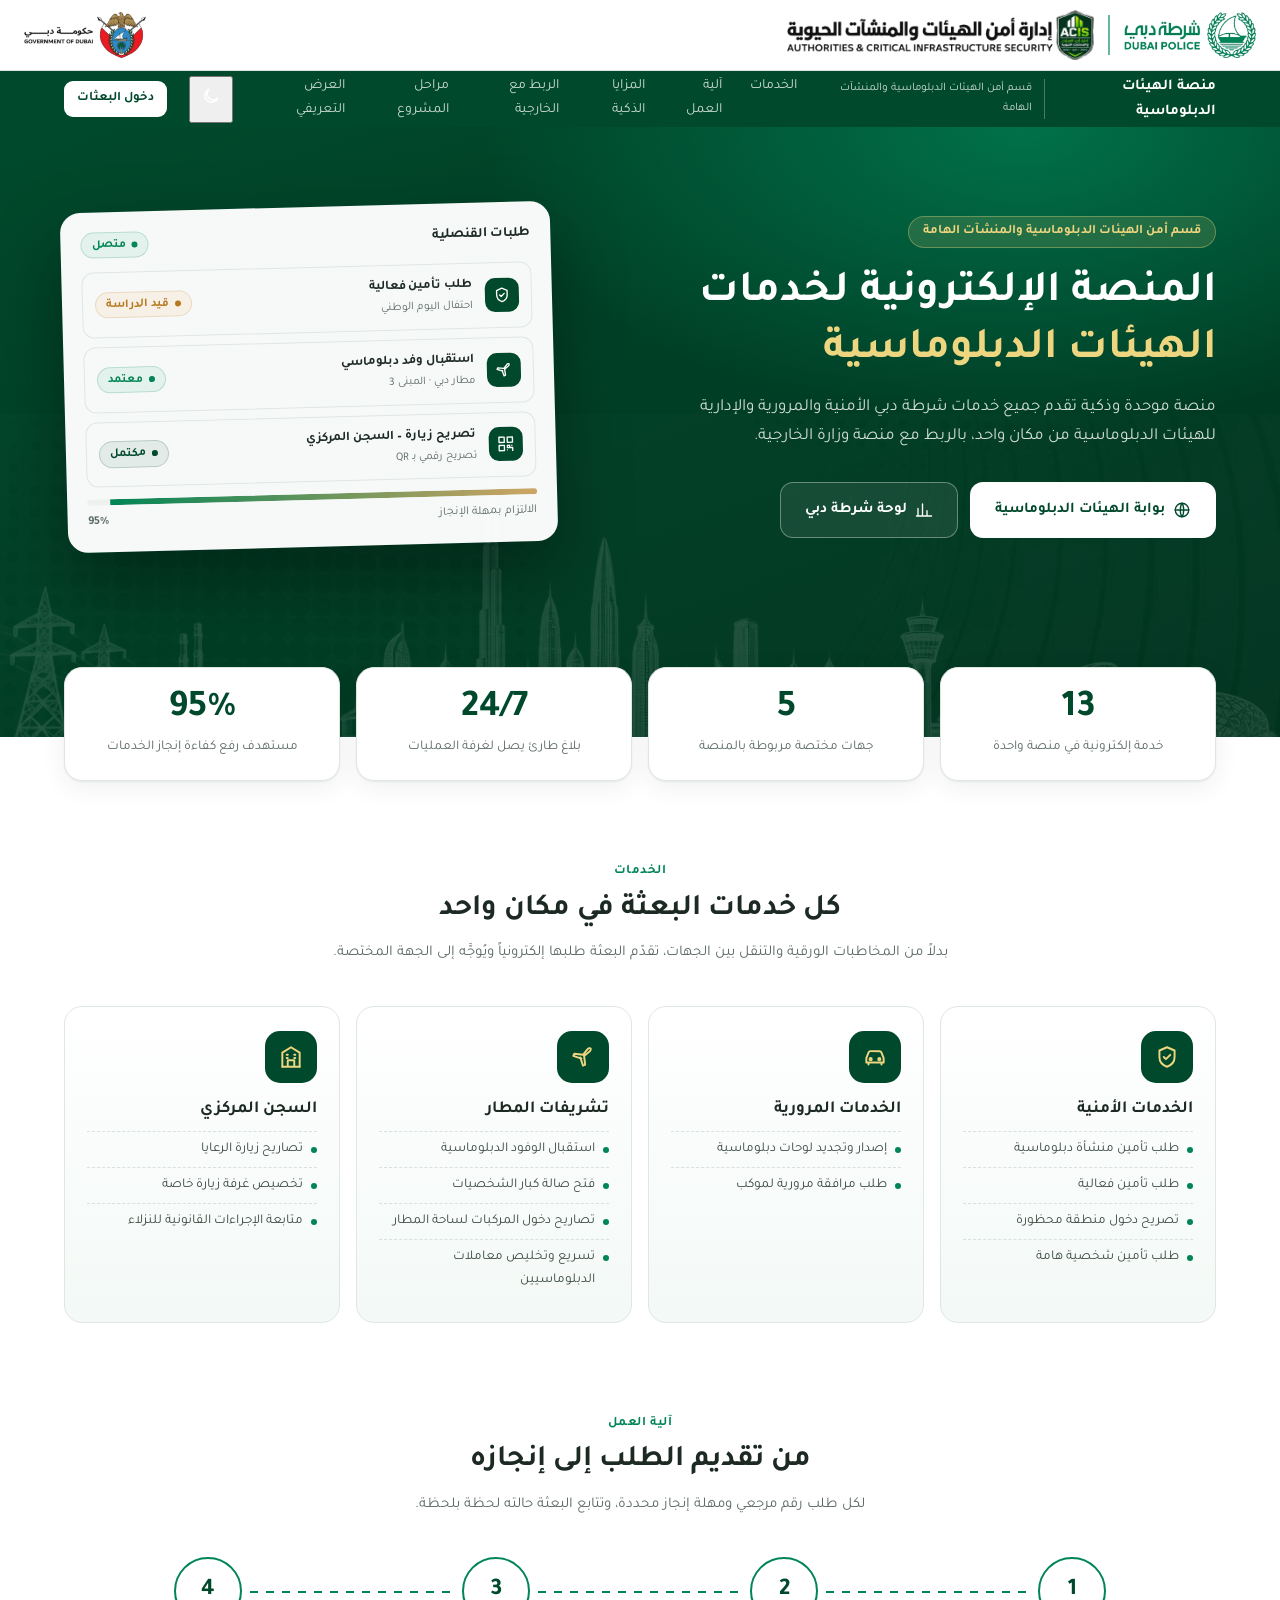
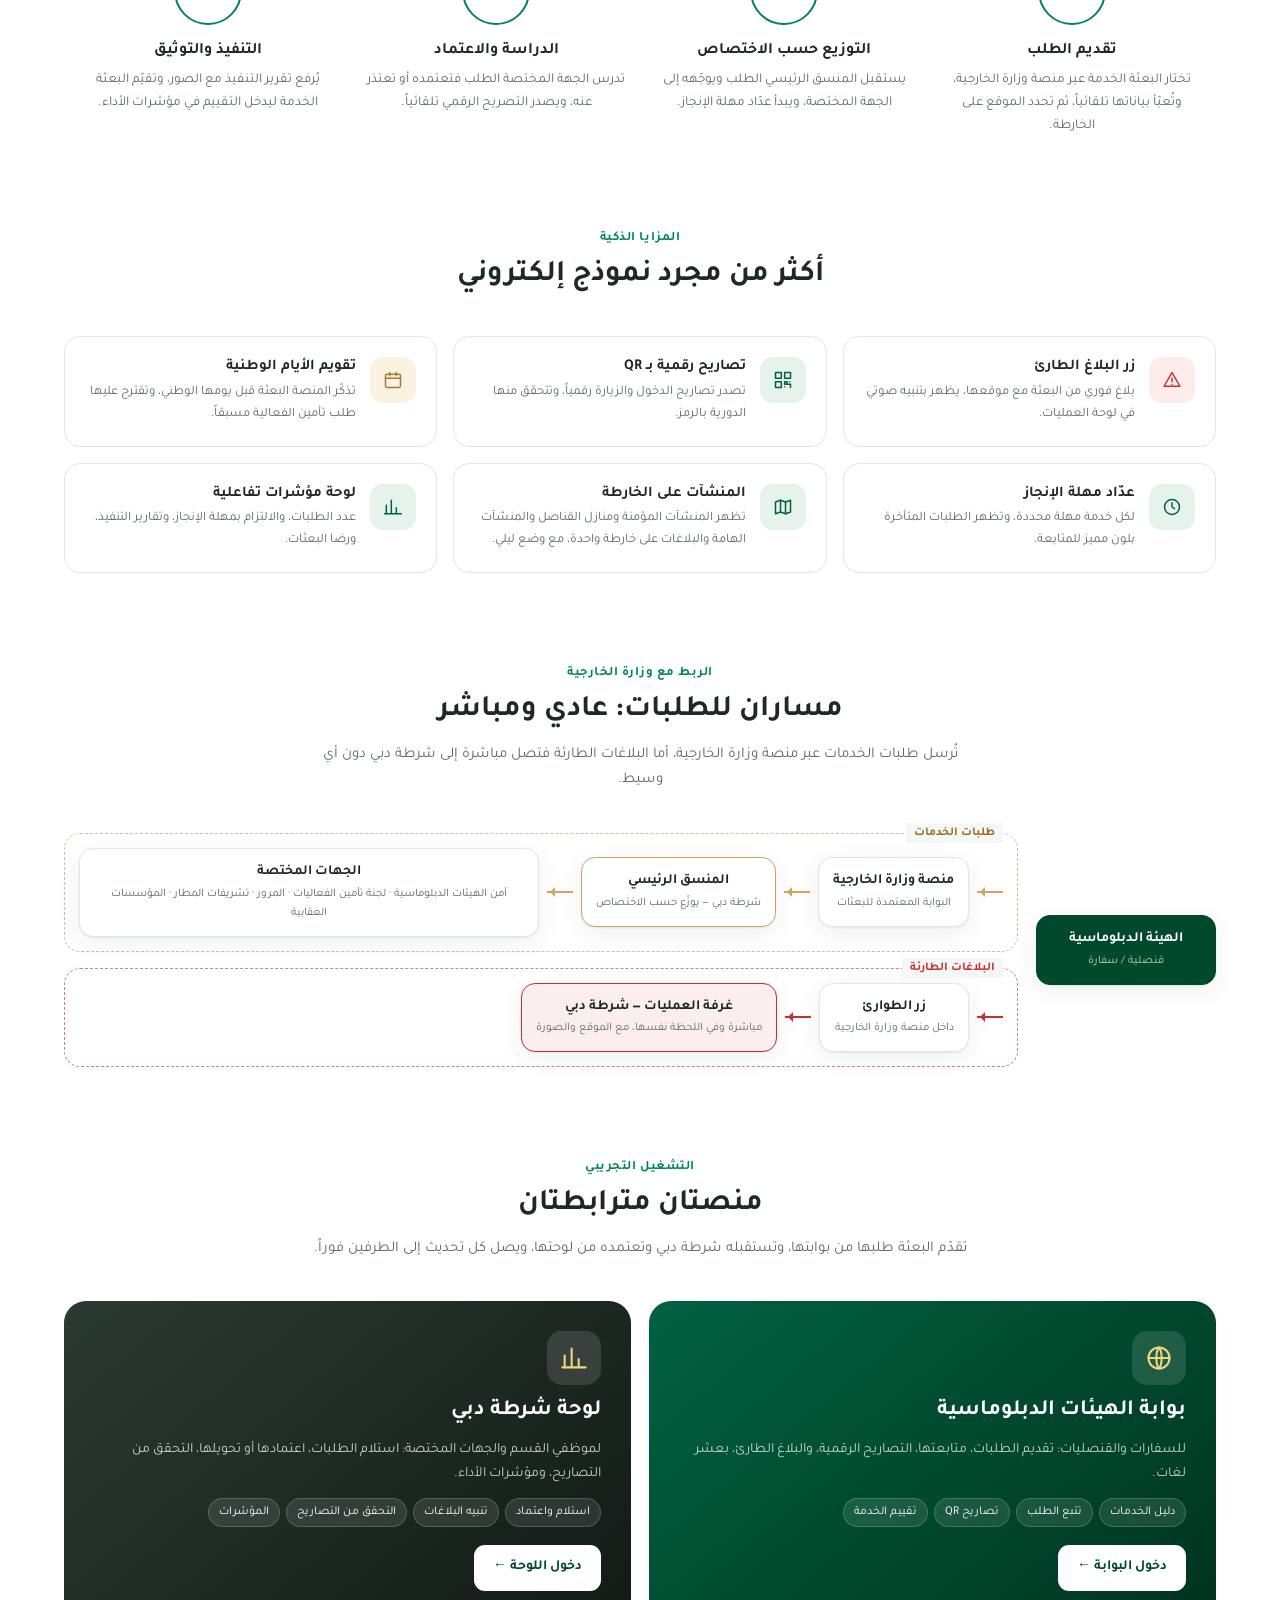
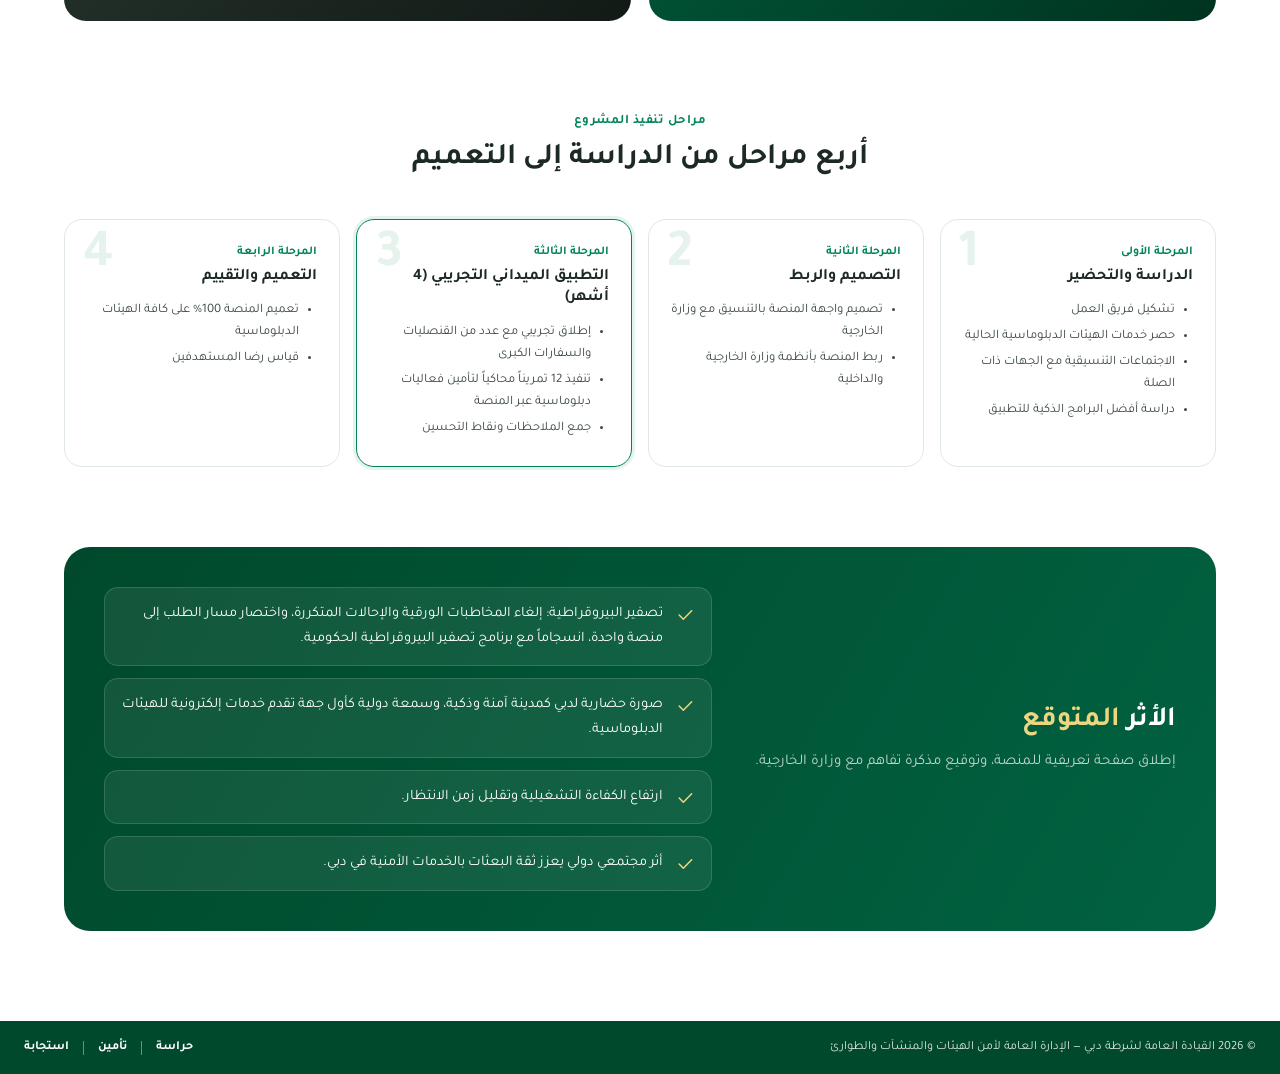
<file: index.html>
<!doctype html>
<html lang="ar" dir="rtl">
<head>
<meta charset="utf-8">
<script>try{if(localStorage.getItem("dip-theme")==="dark")document.documentElement.dataset.theme="dark"}catch(e){}</script>
<meta name="viewport" content="width=device-width, initial-scale=1, viewport-fit=cover">
<title>المنصة الإلكترونية لخدمات الهيئات الدبلوماسية | شرطة دبي</title>
<meta name="description" content="منصة موحدة وذكية لتقديم خدمات شرطة دبي الأمنية والمرورية والإدارية للهيئات الدبلوماسية.">
<link rel="icon" href="assets/img/favicon.png">
<link rel="preconnect" href="https://fonts.googleapis.com">
<link href="https://fonts.googleapis.com/css2?family=Tajawal:wght@400;700&display=swap" rel="stylesheet">
<link rel="stylesheet" href="assets/css/style.css">
<style>
  body { background: #fff; }
  .wrap { max-width: 1200px; margin: 0 auto; padding: 0 24px; }
  .topnav { background: var(--g800); color: #fff; position: sticky; top: 0; z-index: 40; }
  .topnav .wrap { display: flex; align-items: center; gap: 22px; height: 56px; }
  .topnav b { font-size: 15px; }
  .topnav .sec-tag { font-size: 11.5px; opacity: .8; margin-inline-start: -10px; border-inline-start: 1px solid rgba(255,255,255,.35); padding-inline-start: 12px; }
  .topnav nav { display: flex; gap: 4px; margin-inline-start: auto; }
  .topnav nav a { color: rgba(255,255,255,.8); text-decoration: none; padding: 6px 12px; border-radius: 9px; font-size: 14px; }
  .topnav nav a:hover { background: rgba(255,255,255,.1); color: #fff; }

  .hero { position: relative; background: radial-gradient(900px 500px at 80% 0%, #01714a 0%, transparent 60%), linear-gradient(160deg, var(--g800), var(--g900)); color: #fff; overflow: hidden; }
  .hero .sky { position: absolute; inset-inline: 0; bottom: 0; width: 100%; opacity: .32; pointer-events: none; }
  .hero .wrap { position: relative; padding-block: 80px 190px; display: grid; grid-template-columns: 1.25fr 1fr; gap: 50px; align-items: center; }
  .eyebrow { display: inline-flex; gap: 8px; align-items: center; background: rgba(238,213,127,.14); color: var(--gold-l); border: 1px solid rgba(238,213,127,.35); padding: 4px 14px; border-radius: 99px; font-size: 13px; font-weight: 700; }
  .hero h1 { font-size: 44px; line-height: 1.3; margin: 18px 0 14px; }
  .hero h1 span { color: var(--gold-l); }
  .hero p.lead { font-size: 17px; color: rgba(255,255,255,.82); margin: 0 0 30px; max-width: 560px; }
  .cta { display: flex; gap: 12px; flex-wrap: wrap; }
  .cta .btn { padding: 14px 24px; font-size: 15px; border-radius: 13px; }
  .btn-w { background: #fff; color: var(--g800); }
  .btn-w:hover { background: var(--g50); }
  .btn-ghost { background: rgba(255,255,255,.08); color: #fff; border-color: rgba(255,255,255,.35); }
  .btn-ghost:hover { background: rgba(255,255,255,.16); }

  /* بطاقة توضيحية في البطل */
  .mock { background: rgba(255,255,255,.97); color: var(--ink); border-radius: 20px; box-shadow: 0 30px 70px rgba(0,0,0,.35); padding: 20px; transform: rotate(-1.5deg); }
  .mock .mh { display: flex; justify-content: space-between; align-items: center; margin-bottom: 14px; }
  .mock .mh b { font-size: 14px; }
  .mock .row { display: flex; align-items: center; gap: 12px; padding: 11px 12px; border: 1px solid var(--line); border-radius: 12px; margin-bottom: 9px; font-size: 13px; }
  .mock .row .i { width: 34px; height: 34px; border-radius: 10px; background: var(--g800); color: #fff; display: grid; place-items: center; flex: none; }
  .mock .row .i .ic { width: 18px; height: 18px; }
  .mock .row div { flex: 1; }
  .mock .row small { display: block; color: var(--muted); font-size: 11.5px; }
  .mock .bar { height: 6px; border-radius: 9px; background: #edf2ef; margin-top: 12px; overflow: hidden; }
  .mock .bar i { display: block; height: 100%; width: 95%; background: linear-gradient(90deg, var(--g600), var(--gold)); }
  .mock .foot2 { display: flex; justify-content: space-between; font-size: 12px; color: var(--muted); margin-top: 6px; }

  .facts { margin-top: -70px; position: relative; z-index: 2; }
  .facts .grid { display: grid; grid-template-columns: repeat(4, 1fr); gap: 16px; }
  .fact { background: #fff; border: 1px solid var(--line); border-radius: 18px; box-shadow: var(--shadow); padding: 22px; text-align: center; }
  .fact .v { font-family: var(--num); font-size: 38px; font-weight: 700; color: var(--g800); line-height: 1.1; }
  .fact .l { color: var(--muted); font-size: 13.5px; margin-top: 4px; }

  section.blk { padding: 80px 0 10px; }
  .blk-h { text-align: center; max-width: 680px; margin: 0 auto 40px; }
  .blk-h .k { color: var(--g600); font-weight: 700; font-size: 13px; letter-spacing: .04em; }
  .blk-h h2 { font-size: 30px; margin: 6px 0 10px; }
  .blk-h p { color: var(--muted); margin: 0; }

  .svc-cats { display: grid; grid-template-columns: repeat(4, 1fr); gap: 16px; }
  .sc { border: 1px solid var(--line); border-radius: 18px; padding: 24px 22px; background: linear-gradient(180deg, #fff, var(--g50)); }
  .sc .i { width: 52px; height: 52px; border-radius: 15px; background: var(--g800); color: var(--gold-l); display: grid; place-items: center; margin-bottom: 16px; }
  .sc .i .ic { width: 26px; height: 26px; }
  .sc h3 { font-size: 17px; margin-bottom: 10px; }
  .sc ul { margin: 0; padding: 0; list-style: none; font-size: 13.5px; color: #3c4a43; }
  .sc li { padding: 6px 0; border-top: 1px dashed #d6e2db; display: flex; gap: 8px; }
  .sc li::before { content: ""; width: 6px; height: 6px; border-radius: 50%; background: var(--g600); margin-top: 9px; flex: none; }

  .how { display: grid; grid-template-columns: repeat(4, 1fr); gap: 0; position: relative; }
  .how::before { content: ""; position: absolute; top: 34px; inset-inline: 12%; height: 2px; background: repeating-linear-gradient(90deg, var(--g600) 0 8px, transparent 8px 16px); }
  .hs { text-align: center; padding: 0 14px; position: relative; }
  .hs .n { width: 68px; height: 68px; border-radius: 50%; background: #fff; border: 2px solid var(--g600); display: grid; place-items: center; margin: 0 auto 16px; font-family: var(--num); font-weight: 700; font-size: 24px; color: var(--g800); box-shadow: 0 0 0 8px #fff; }
  .hs h4 { font-size: 16px; margin-bottom: 6px; }
  .hs p { margin: 0; color: var(--muted); font-size: 13.5px; }

  .feat { display: grid; grid-template-columns: repeat(3, 1fr); gap: 16px; }
  .ft { display: flex; gap: 14px; padding: 20px; border-radius: 16px; border: 1px solid var(--line); }
  .ft .i { width: 46px; height: 46px; border-radius: 13px; background: var(--g100); color: var(--g700); display: grid; place-items: center; flex: none; }
  .ft h4 { font-size: 15px; margin-bottom: 4px; }
  .ft p { margin: 0; font-size: 13px; color: var(--muted); }
  .ft.red .i { background: var(--red-l); color: var(--red); }
  .ft.gold .i { background: #fbf3e2; color: #a87b2f; }

  .portals { display: grid; grid-template-columns: 1fr 1fr; gap: 18px; }
  .portal { border-radius: 22px; padding: 30px; color: #fff; position: relative; overflow: hidden; display: flex; flex-direction: column; gap: 12px; min-height: 260px; }
  .portal.a { background: linear-gradient(140deg, var(--g700), var(--g900)); }
  .portal.b { background: linear-gradient(140deg, #2b3a33, #121a16); }
  .portal .i { width: 54px; height: 54px; border-radius: 15px; background: rgba(255,255,255,.12); display: grid; place-items: center; }
  .portal .i .ic { width: 28px; height: 28px; color: var(--gold-l); }
  .portal h3 { font-size: 22px; }
  .portal p { margin: 0; color: rgba(255,255,255,.78); font-size: 14px; flex: 1; }
  .portal ul { margin: 0; padding: 0; list-style: none; display: flex; flex-wrap: wrap; gap: 6px; }
  .portal li { font-size: 12px; background: rgba(255,255,255,.1); border: 1px solid rgba(255,255,255,.18); padding: 3px 10px; border-radius: 99px; }
  .portal .btn { align-self: flex-start; margin-top: 6px; }

  .phases { display: grid; grid-template-columns: repeat(4, 1fr); gap: 16px; counter-reset: ph; }
  .ph { border-radius: 18px; border: 1px solid var(--line); padding: 22px; position: relative; background: #fff; }
  .ph::before { counter-increment: ph; content: counter(ph); position: absolute; inset-inline-end: 18px; top: 10px; font-family: var(--num); font-size: 54px; font-weight: 700; color: var(--g100); line-height: 1; }
  .ph .k { font-size: 12px; color: var(--g600); font-weight: 700; }
  .ph h4 { font-size: 16px; margin: 4px 0 12px; position: relative; }
  .ph ul { margin: 0; padding-inline-start: 18px; font-size: 13px; color: #3c4a43; }
  .ph li { margin-bottom: 4px; }
  .ph.cur { border-color: var(--g600); box-shadow: 0 0 0 3px rgba(1,133,86,.1); }

  .impact { margin: 80px 0 0; background: linear-gradient(120deg, var(--g800), var(--g700)); border-radius: 26px; color: #fff; padding: 40px; display: grid; grid-template-columns: 1fr 1.4fr; gap: 30px; align-items: center; position: relative; overflow: hidden; }
  .impact h2 { font-size: 28px; }
  .impact h2 span { color: var(--gold-l); }
  .impact ul { list-style: none; margin: 0; padding: 0; display: grid; gap: 12px; }
  .impact li { display: flex; gap: 12px; align-items: flex-start; background: rgba(255,255,255,.07); border: 1px solid rgba(255,255,255,.14); padding: 14px 16px; border-radius: 14px; font-size: 14.5px; }
  .impact li .ic { color: var(--gold-l); margin-top: 3px; }
  .spacer { height: 80px; }


  .flow { display: grid; grid-template-columns: 180px 1fr; gap: 18px; align-items: center; }
  .flow .node { background: var(--card, #fff); border: 1px solid var(--line); border-radius: 14px; padding: 12px 14px; text-align: center; box-shadow: var(--shadow); min-width: 150px; }
  .flow .node b { display: block; font-size: 14px; }
  .flow .node small { display: block; font-size: 11.5px; color: var(--muted); }
  .flow .node.em { background: var(--g800); color: #fff; border-color: var(--g800); }
  .flow .node.em small { color: rgba(255,255,255,.75); }
  .flow .node.gold { border: 1.5px solid var(--gold); }
  .flow .node.sos { border: 1.5px solid var(--red); background: color-mix(in srgb, var(--red) 8%, var(--card, #fff)); }
  .flow .node.units { flex: 1; }
  .flow .lanes { display: grid; gap: 16px; }
  .flow .lane { display: flex; align-items: center; gap: 8px; padding: 14px; border-radius: 16px; border: 1px dashed color-mix(in srgb, var(--gold) 60%, var(--line)); position: relative; flex-wrap: wrap; }
  .flow .lane.red { border-color: color-mix(in srgb, var(--red) 55%, var(--line)); }
  .flow .lane .tag { position: absolute; top: -11px; inset-inline-start: 14px; background: var(--bg, #fff); padding: 0 8px; font-size: 12px; font-weight: 700; color: #9a6b1f; }
  .flow .lane.red .tag { color: var(--red); }
  .flow .arrow { width: 26px; height: 2px; background: var(--gold); position: relative; flex: none; }
  .flow .arrow::after { content: ""; position: absolute; inset-inline-end: -2px; top: -4px; border: 5px solid transparent; border-inline-start-color: var(--gold); }
  .flow .lane.red .arrow, .flow .lane.red .arrow::after { background: var(--red); }
  .flow .lane.red .arrow::after { background: none; border-inline-start-color: var(--red); }
  @media (max-width: 960px) { .flow { grid-template-columns: 1fr; } .flow .lane { flex-direction: column; } .flow .arrow { width: 2px; height: 18px; } .flow .arrow::after { inset-inline-end: -4px; top: auto; bottom: -6px; border-inline-start-color: transparent; border-top-color: var(--gold); } }
  /* الوضع الداكن للصفحة التعريفية */
  :root[data-theme="dark"] body { background: var(--bg); }
  :root[data-theme="dark"] .fact, :root[data-theme="dark"] .ph, :root[data-theme="dark"] .ft { background: var(--card); border-color: var(--line); }
  :root[data-theme="dark"] .sc { background: linear-gradient(180deg, var(--card), #0b2a1d); border-color: var(--line); }
  :root[data-theme="dark"] .sc ul { color: var(--ink); }
  :root[data-theme="dark"] .fact .v { color: var(--gold-l); }
  :root[data-theme="dark"] .hs .n { background: var(--card); box-shadow: 0 0 0 8px var(--bg); color: var(--gold-l); }
  :root[data-theme="dark"] .topnav { background: #00331f; border-bottom: 1px solid rgba(207,165,98,.25); }
  :root[data-theme="dark"] .ph::before { color: #0f3524; }
  :root[data-theme="dark"] .mock { background: #071f15; color: var(--ink); }
  :root[data-theme="dark"] .mock .row { border-color: var(--line); }
  @media (max-width: 960px) {
    .hero .wrap { grid-template-columns: 1fr; padding-block: 50px 130px; }
    .hero h1 { font-size: 30px; }
    .mock { display: none; }
    .facts .grid, .svc-cats, .phases { grid-template-columns: repeat(2, 1fr); }
    .how { grid-template-columns: repeat(2, 1fr); row-gap: 30px; }
    .how::before { display: none; }
    .feat, .portals, .impact { grid-template-columns: 1fr; }
    .topnav nav, .topnav .sec-tag { display: none; }
    .blk-h h2 { font-size: 24px; }
    .impact { padding: 26px; }
  }
  @media (max-width: 520px) {
    .wrap { padding: 0 16px; }
    .facts .grid, .svc-cats, .phases { grid-template-columns: 1fr; }
  }
</style>
</head>
<body>

<header class="brandbar">
  <div class="in">
    <div class="brand-right">
      <img class="dp light-only" src="assets/img/logo-dubai-police.png" alt="شرطة دبي"><img class="dp dark-only" src="assets/img/logo-dubai-police-white.png" alt="شرطة دبي">
      <span class="sep"></span>
      <img class="acisn light-only" src="assets/img/logo-acis-name.png" alt="إدارة أمن الهيئات والمنشآت الحيوية"><img class="acisn dark-only" src="assets/img/logo-acis-name-white.png" alt="إدارة أمن الهيئات والمنشآت الحيوية">
    </div>
    <div class="brand-left"><img class="light-only" src="assets/img/logo-gov-dubai.png" alt="حكومة دبي"><img class="dark-only" src="assets/img/logo-gov-dubai-white.png" alt="حكومة دبي"></div>
  </div>
</header>

<div class="topnav">
  <div class="wrap">
    <b>منصة الهيئات الدبلوماسية</b><span class="sec-tag">قسم أمن الهيئات الدبلوماسية والمنشآت الهامة</span>
    <nav>
      <a href="#services">الخدمات</a><a href="#how">آلية العمل</a><a href="#features">المزايا الذكية</a><a href="#mofa">الربط مع الخارجية</a><a href="#phases">مراحل المشروع</a><a href="presentation.html">العرض التعريفي</a>
    </nav>
    <a class="btn btn-sm" style="background:#fff;color:var(--g800)" href="embassy.html">دخول البعثات</a>
  </div>
</div>

<section class="hero">
  <img class="sky" src="assets/img/skyline-white.png" alt="">
  <div class="wrap">
    <div>
      <span class="eyebrow">قسم أمن الهيئات الدبلوماسية والمنشآت الهامة</span>
      <h1>المنصة الإلكترونية لخدمات <span>الهيئات الدبلوماسية</span></h1>
      <p class="lead">منصة موحدة وذكية تقدم جميع خدمات شرطة دبي الأمنية والمرورية والإدارية للهيئات الدبلوماسية من مكان واحد، بالربط مع منصة وزارة الخارجية.</p>
      <div class="cta">
        <a class="btn btn-w" href="embassy.html"><svg class="ic" viewBox="0 0 24 24"><circle cx="12" cy="12" r="9"/><path d="M3 12h18M12 3c3 3.5 3 14.5 0 18M12 3c-3 3.5-3 14.5 0 18"/></svg>بوابة الهيئات الدبلوماسية</a>
        <a class="btn btn-ghost" href="police.html"><svg class="ic" viewBox="0 0 24 24"><path d="M4 20V10M10 20V4M16 20v-7M22 20H2"/></svg>لوحة شرطة دبي</a>
      </div>
    </div>
    <div class="mock" aria-hidden="true">
      <div class="mh"><b>طلبات القنصلية</b><span class="badge" style="--c:#018556">متصل</span></div>
      <div class="row"><span class="i"><svg class="ic" viewBox="0 0 24 24"><path d="M12 3l7 3v6c0 4.5-3 7.6-7 9-4-1.4-7-4.5-7-9V6l7-3z"/><path d="M9 12l2 2 4-4"/></svg></span><div><b>طلب تأمين فعالية</b><small>احتفال اليوم الوطني</small></div><span class="badge" style="--c:#b7791f">قيد الدراسة</span></div>
      <div class="row"><span class="i"><svg class="ic" viewBox="0 0 24 24"><path d="M10.5 13.5L3 11l1-2 8 1 4-5c1-1 2.5-1.5 3-1s0 2-1 3l-5 4 1 8-2 1-2.5-7.5z"/></svg></span><div><b>استقبال وفد دبلوماسي</b><small>مطار دبي · المبنى 3</small></div><span class="badge" style="--c:#018556">معتمد</span></div>
      <div class="row"><span class="i"><svg class="ic" viewBox="0 0 24 24"><rect x="3" y="3" width="7" height="7"/><rect x="14" y="3" width="7" height="7"/><rect x="3" y="14" width="7" height="7"/><path d="M14 14h3v3h-3zM20 14v.01M14 20h.01M17 17h4v4"/></svg></span><div><b>تصريح زيارة – السجن المركزي</b><small>تصريح رقمي بـ QR</small></div><span class="badge" style="--c:#00492c">مكتمل</span></div>
      <div class="bar"><i></i></div>
      <div class="foot2"><span>الالتزام بمهلة الإنجاز</span><b class="num">95%</b></div>
    </div>
  </div>
</section>

<div class="facts"><div class="wrap"><div class="grid">
  <div class="fact"><div class="v">13</div><div class="l">خدمة إلكترونية في منصة واحدة</div></div>
  <div class="fact"><div class="v">5</div><div class="l">جهات مختصة مربوطة بالمنصة</div></div>
  <div class="fact"><div class="v">24/7</div><div class="l">بلاغ طارئ يصل لغرفة العمليات</div></div>
  <div class="fact"><div class="v">95%</div><div class="l">مستهدف رفع كفاءة إنجاز الخدمات</div></div>
</div></div></div>

<section class="blk" id="services"><div class="wrap">
  <div class="blk-h"><div class="k">الخدمات</div><h2>كل خدمات البعثة في مكان واحد</h2><p>بدلاً من المخاطبات الورقية والتنقل بين الجهات، تقدّم البعثة طلبها إلكترونياً ويُوجَّه إلى الجهة المختصة.</p></div>
  <div class="svc-cats">
    <div class="sc"><div class="i"><svg class="ic" viewBox="0 0 24 24"><path d="M12 3l7 3v6c0 4.5-3 7.6-7 9-4-1.4-7-4.5-7-9V6l7-3z"/><path d="M9 12l2 2 4-4"/></svg></div><h3>الخدمات الأمنية</h3>
      <ul><li>طلب تأمين منشأة دبلوماسية</li><li>طلب تأمين فعالية</li><li>تصريح دخول منطقة محظورة</li><li>طلب تأمين شخصية هامة</li></ul></div>
    <div class="sc"><div class="i"><svg class="ic" viewBox="0 0 24 24"><path d="M5 17h14M6 17v2M18 17v2M4 13l2-5a2 2 0 0 1 1.9-1.4h8.2A2 2 0 0 1 18 8l2 5v4H4v-4z"/><circle cx="8" cy="14" r="1"/><circle cx="16" cy="14" r="1"/></svg></div><h3>الخدمات المرورية</h3>
      <ul><li>إصدار وتجديد لوحات دبلوماسية</li><li>طلب مرافقة مرورية لموكب</li></ul></div>
    <div class="sc"><div class="i"><svg class="ic" viewBox="0 0 24 24"><path d="M10.5 13.5L3 11l1-2 8 1 4-5c1-1 2.5-1.5 3-1s0 2-1 3l-5 4 1 8-2 1-2.5-7.5z"/></svg></div><h3>تشريفات المطار</h3>
      <ul><li>استقبال الوفود الدبلوماسية</li><li>فتح صالة كبار الشخصيات</li><li>تصاريح دخول المركبات لساحة المطار</li><li>تسريع وتخليص معاملات الدبلوماسيين</li></ul></div>
    <div class="sc"><div class="i"><svg class="ic" viewBox="0 0 24 24"><path d="M4 21V8l8-5 8 5v13"/><path d="M9 21v-6h6v6M4 21h16M8 10h1M15 10h1M8 13h1M15 13h1"/></svg></div><h3>السجن المركزي</h3>
      <ul><li>تصاريح زيارة الرعايا</li><li>تخصيص غرفة زيارة خاصة</li><li>متابعة الإجراءات القانونية للنزلاء</li></ul></div>
  </div>
</div></section>

<section class="blk" id="how"><div class="wrap">
  <div class="blk-h"><div class="k">آلية العمل</div><h2>من تقديم الطلب إلى إنجازه</h2><p>لكل طلب رقم مرجعي ومهلة إنجاز محددة، وتتابع البعثة حالته لحظة بلحظة.</p></div>
  <div class="how">
    <div class="hs"><div class="n">1</div><h4>تقديم الطلب</h4><p>تختار البعثة الخدمة عبر منصة وزارة الخارجية، وتُعبّأ بياناتها تلقائياً، ثم تحدد الموقع على الخارطة.</p></div>
    <div class="hs"><div class="n">2</div><h4>التوزيع حسب الاختصاص</h4><p>يستقبل المنسق الرئيسي الطلب ويوجّهه إلى الجهة المختصة، ويبدأ عدّاد مهلة الإنجاز.</p></div>
    <div class="hs"><div class="n">3</div><h4>الدراسة والاعتماد</h4><p>تدرس الجهة المختصة الطلب فتعتمده أو تعتذر عنه، ويصدر التصريح الرقمي تلقائياً.</p></div>
    <div class="hs"><div class="n">4</div><h4>التنفيذ والتوثيق</h4><p>يُرفع تقرير التنفيذ مع الصور، وتقيّم البعثة الخدمة ليدخل التقييم في مؤشرات الأداء.</p></div>
  </div>
</div></section>

<section class="blk" id="features"><div class="wrap">
  <div class="blk-h"><div class="k">المزايا الذكية</div><h2>أكثر من مجرد نموذج إلكتروني</h2></div>
  <div class="feat">
    <div class="ft red"><div class="i"><svg class="ic" viewBox="0 0 24 24"><path d="M12 3l9.5 16.5h-19L12 3z"/><path d="M12 10v4M12 17.5v.01"/></svg></div><div><h4>زر البلاغ الطارئ</h4><p>بلاغ فوري من البعثة مع موقعها، يظهر بتنبيه صوتي في لوحة العمليات.</p></div></div>
    <div class="ft"><div class="i"><svg class="ic" viewBox="0 0 24 24"><rect x="3" y="3" width="7" height="7"/><rect x="14" y="3" width="7" height="7"/><rect x="3" y="14" width="7" height="7"/><path d="M14 14h3v3h-3zM20 14v.01M14 20h.01M17 17h4v4"/></svg></div><div><h4>تصاريح رقمية بـ QR</h4><p>تصدر تصاريح الدخول والزيارة رقمياً، وتتحقق منها الدورية بالرمز.</p></div></div>
    <div class="ft gold"><div class="i"><svg class="ic" viewBox="0 0 24 24"><rect x="3" y="5" width="18" height="16" rx="2"/><path d="M3 10h18M8 3v4M16 3v4"/></svg></div><div><h4>تقويم الأيام الوطنية</h4><p>تذكّر المنصة البعثة قبل يومها الوطني، وتقترح عليها طلب تأمين الفعالية مسبقاً.</p></div></div>
    <div class="ft"><div class="i"><svg class="ic" viewBox="0 0 24 24"><circle cx="12" cy="12" r="9"/><path d="M12 7v5l3 2"/></svg></div><div><h4>عدّاد مهلة الإنجاز</h4><p>لكل خدمة مهلة محددة، وتظهر الطلبات المتأخرة بلون مميز للمتابعة.</p></div></div>
    <div class="ft"><div class="i"><svg class="ic" viewBox="0 0 24 24"><path d="M9 4L3 6v14l6-2 6 2 6-2V4l-6 2-6-2z"/><path d="M9 4v14M15 6v14"/></svg></div><div><h4>المنشآت على الخارطة</h4><p>تظهر المنشآت المؤمنة ومنازل القناصل والمنشآت الهامة والبلاغات على خارطة واحدة، مع وضع ليلي.</p></div></div>
    <div class="ft"><div class="i"><svg class="ic" viewBox="0 0 24 24"><path d="M4 20V10M10 20V4M16 20v-7M22 20H2"/></svg></div><div><h4>لوحة مؤشرات تفاعلية</h4><p>عدد الطلبات، والالتزام بمهلة الإنجاز، وتقارير التنفيذ، ورضا البعثات.</p></div></div>
  </div>
</div></section>

<section class="blk" id="mofa"><div class="wrap">
  <div class="blk-h"><div class="k">الربط مع وزارة الخارجية</div><h2>مساران للطلبات: عادي ومباشر</h2><p>تُرسل طلبات الخدمات عبر منصة وزارة الخارجية، أما البلاغات الطارئة فتصل مباشرة إلى شرطة دبي دون أي وسيط.</p></div>
  <div class="flow">
    <div class="node em"><b>الهيئة الدبلوماسية</b><small>قنصلية / سفارة</small></div>
    <div class="lanes">
      <div class="lane"><span class="tag">طلبات الخدمات</span><div class="arrow"></div><div class="node"><b>منصة وزارة الخارجية</b><small>البوابة المعتمدة للبعثات</small></div><div class="arrow"></div><div class="node gold"><b>المنسق الرئيسي</b><small>شرطة دبي — يوزّع حسب الاختصاص</small></div><div class="arrow"></div>
        <div class="node units"><b>الجهات المختصة</b><small>أمن الهيئات الدبلوماسية · لجنة تأمين الفعاليات · المرور · تشريفات المطار · المؤسسات العقابية</small></div></div>
      <div class="lane red"><span class="tag">البلاغات الطارئة</span><div class="arrow"></div><div class="node"><b>زر الطوارئ</b><small>داخل منصة وزارة الخارجية</small></div><div class="arrow"></div><div class="node sos"><b>غرفة العمليات — شرطة دبي</b><small>مباشرة وفي اللحظة نفسها، مع الموقع والصورة</small></div></div>
    </div>
  </div>
</div></section>

<section class="blk" id="portals"><div class="wrap">
  <div class="blk-h"><div class="k">التشغيل التجريبي</div><h2>منصتان مترابطتان</h2><p>تقدّم البعثة طلبها من بوابتها، وتستقبله شرطة دبي وتعتمده من لوحتها، ويصل كل تحديث إلى الطرفين فوراً.</p></div>
  <div class="portals">
    <div class="portal a"><div class="i"><svg class="ic" viewBox="0 0 24 24"><circle cx="12" cy="12" r="9"/><path d="M3 12h18M12 3c3 3.5 3 14.5 0 18M12 3c-3 3.5-3 14.5 0 18"/></svg></div>
      <h3>بوابة الهيئات الدبلوماسية</h3><p>للسفارات والقنصليات: تقديم الطلبات، متابعتها، التصاريح الرقمية، والبلاغ الطارئ، بعشر لغات.</p>
      <ul><li>دليل الخدمات</li><li>تتبع الطلب</li><li>تصاريح QR</li><li>تقييم الخدمة</li></ul>
      <a class="btn btn-w" href="embassy.html">دخول البوابة ←</a></div>
    <div class="portal b"><div class="i"><svg class="ic" viewBox="0 0 24 24"><path d="M4 20V10M10 20V4M16 20v-7M22 20H2"/></svg></div>
      <h3>لوحة شرطة دبي</h3><p>لموظفي القسم والجهات المختصة: استلام الطلبات، اعتمادها أو تحويلها، التحقق من التصاريح، ومؤشرات الأداء.</p>
      <ul><li>استلام واعتماد</li><li>تنبيه البلاغات</li><li>التحقق من التصاريح</li><li>المؤشرات</li></ul>
      <a class="btn btn-w" href="police.html">دخول اللوحة ←</a></div>
  </div>
</div></section>

<section class="blk" id="phases"><div class="wrap">
  <div class="blk-h"><div class="k">مراحل تنفيذ المشروع</div><h2>أربع مراحل من الدراسة إلى التعميم</h2></div>
  <div class="phases">
    <div class="ph"><div class="k">المرحلة الأولى</div><h4>الدراسة والتحضير</h4><ul><li>تشكيل فريق العمل</li><li>حصر خدمات الهيئات الدبلوماسية الحالية</li><li>الاجتماعات التنسيقية مع الجهات ذات الصلة</li><li>دراسة أفضل البرامج الذكية للتطبيق</li></ul></div>
    <div class="ph"><div class="k">المرحلة الثانية</div><h4>التصميم والربط</h4><ul><li>تصميم واجهة المنصة بالتنسيق مع وزارة الخارجية</li><li>ربط المنصة بأنظمة وزارة الخارجية والداخلية</li></ul></div>
    <div class="ph cur"><div class="k">المرحلة الثالثة</div><h4>التطبيق الميداني التجريبي (4 أشهر)</h4><ul><li>إطلاق تجريبي مع عدد من القنصليات والسفارات الكبرى</li><li>تنفيذ 12 تمريناً محاكياً لتأمين فعاليات دبلوماسية عبر المنصة</li><li>جمع الملاحظات ونقاط التحسين</li></ul></div>
    <div class="ph"><div class="k">المرحلة الرابعة</div><h4>التعميم والتقييم</h4><ul><li>تعميم المنصة 100% على كافة الهيئات الدبلوماسية</li><li>قياس رضا المستهدفين</li></ul></div>
  </div>

  <div class="impact">
    <div><h2>الأثر <span>المتوقع</span></h2><p style="color:rgba(255,255,255,.75);margin:8px 0 0">إطلاق صفحة تعريفية للمنصة، وتوقيع مذكرة تفاهم مع وزارة الخارجية.</p></div>
    <ul>
      <li><svg class="ic" viewBox="0 0 24 24"><path d="M5 12l5 5L20 7"/></svg>تصفير البيروقراطية: إلغاء المخاطبات الورقية والإحالات المتكررة، واختصار مسار الطلب إلى منصة واحدة، انسجاماً مع برنامج تصفير البيروقراطية الحكومية.</li>
      <li><svg class="ic" viewBox="0 0 24 24"><path d="M5 12l5 5L20 7"/></svg>صورة حضارية لدبي كمدينة آمنة وذكية، وسمعة دولية كأول جهة تقدم خدمات إلكترونية للهيئات الدبلوماسية.</li>
      <li><svg class="ic" viewBox="0 0 24 24"><path d="M5 12l5 5L20 7"/></svg>ارتفاع الكفاءة التشغيلية وتقليل زمن الانتظار.</li>
      <li><svg class="ic" viewBox="0 0 24 24"><path d="M5 12l5 5L20 7"/></svg>أثر مجتمعي دولي يعزز ثقة البعثات بالخدمات الأمنية في دبي.</li>
    </ul>
  </div>
  <div class="spacer"></div>
</div></section>

<footer class="foot">
  <div class="in">
    <div>© 2026 القيادة العامة لشرطة دبي — الإدارة العامة لأمن الهيئات والمنشآت والطوارئ</div>
    <div class="motto">حراسة <i></i> تأمين <i></i> استجابة</div>
  </div>
</footer>
<script src="assets/js/brand-fit.js"></script>
</body>
</html>
</file>
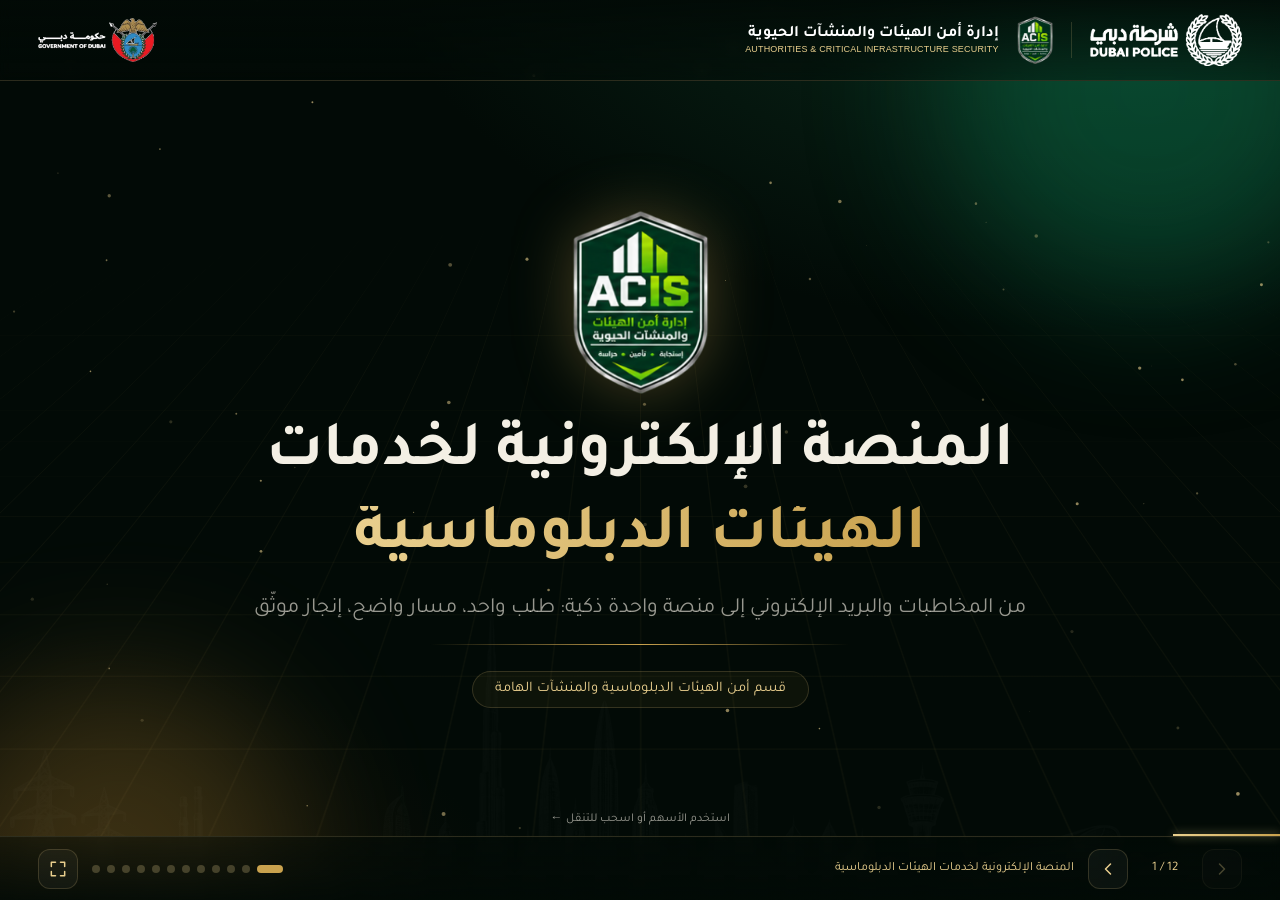
<file: presentation-full.html>
<!doctype html>
<html lang="ar" dir="rtl">
<head>
<meta charset="utf-8">
<meta name="viewport" content="width=device-width, initial-scale=1, viewport-fit=cover">
<title>عرض المنصة | شرطة دبي</title>
<meta name="theme-color" content="#020a06">
<link rel="icon" href="assets/img/favicon.png">
<link rel="preconnect" href="https://fonts.googleapis.com">
<link href="https://fonts.googleapis.com/css2?family=Tajawal:wght@400;700;800&display=swap" rel="stylesheet">
<style>
@font-face { font-family: "Bukra"; font-weight: 400; src: local("29LT Bukra Regular"), local("29LT Bukra"), local("29LTBukra-Regular"), local("29LTBukra"); }
@font-face { font-family: "Bukra"; font-weight: 700; src: local("29LT Bukra Bold"), local("29LTBukra-Bold"); }
@font-face { font-family: "DubaiF"; font-weight: 400; src: local("Dubai"), local("Dubai Regular"), local("Dubai-Regular"); }
:root {
  --bg: #020a06; --bg2: #06180f; --card: rgba(255,255,255,.035); --line: rgba(230,201,131,.18);
  --gold: #c9a24e; --gold-l: #e9cf8e; --gold-d: #8a6a2a; --g: #0e8f5e; --red: #e5484d;
  --ink: #f3efe4; --muted: rgba(243,239,228,.62);
  --font: "Bukra", "Tajawal", "Segoe UI", Tahoma, sans-serif; --font2: "DubaiF", "Tajawal", "Segoe UI", sans-serif;
  --hh: clamp(64px, 9vh, 92px);
}
* { box-sizing: border-box; }
html, body { margin: 0; height: 100%; background: var(--bg); color: var(--ink); font-family: var(--font); overflow: hidden; -webkit-font-smoothing: antialiased; }
.ic { width: 1em; height: 1em; fill: none; stroke: currentColor; stroke-width: 1.8; stroke-linecap: round; stroke-linejoin: round; flex: none; }

/* الخلفية */
.bgfx { position: fixed; inset: 0; z-index: 0; pointer-events: none; overflow: hidden;
  background: radial-gradient(1200px 700px at 85% -10%, #0b2e1e 0%, transparent 60%), radial-gradient(900px 600px at 0% 110%, #1a1407 0%, transparent 60%), var(--bg); }
.bgfx .grid { position: absolute; inset: -50%; background-image: linear-gradient(rgba(201,162,78,.05) 1px, transparent 1px), linear-gradient(90deg, rgba(201,162,78,.05) 1px, transparent 1px); background-size: 64px 64px; transform: perspective(900px) rotateX(58deg) translateY(10%); animation: gridmove 28s linear infinite; mask-image: radial-gradient(closest-side, #000 40%, transparent); }
@keyframes gridmove { to { background-position: 0 640px, 0 0; } }
.bgfx .orb { position: absolute; border-radius: 50%; filter: blur(70px); opacity: .35; animation: float 18s ease-in-out infinite; }
.bgfx .o1 { width: 420px; height: 420px; background: #0e8f5e; top: -120px; right: -80px; }
.bgfx .o2 { width: 360px; height: 360px; background: #8a6a2a; bottom: -140px; left: -60px; animation-delay: -6s; }
@keyframes float { 50% { transform: translate(40px, 30px) scale(1.08); } }
.bgfx .sky { position: absolute; bottom: 0; left: 0; width: 100%; opacity: .05; }
#dust { position: absolute; inset: 0; width: 100%; height: 100%; }

/* الترويسة */
.hdr { position: fixed; top: 0; left: 0; right: 0; height: var(--hh); z-index: 20; display: flex; align-items: center; justify-content: space-between; padding: 0 clamp(16px, 3vw, 44px); border-bottom: 1px solid var(--line); background: linear-gradient(180deg, rgba(2,10,6,.9), rgba(2,10,6,.4)); backdrop-filter: blur(6px); }
.hdr .r { display: flex; align-items: center; gap: clamp(10px, 1.4vw, 18px); height: 100%; }
.hdr img { display: block; }
.hdr .dp { height: 66%; }
.hdr .acis { height: 60%; }
.hdr .sep { width: 1px; height: 46%; background: var(--line); }
.hdr .dept { display: flex; flex-direction: column; line-height: 1.25; }
.hdr .dept b { font-size: clamp(12px, 1.25vw, 17px); color: #fff; white-space: nowrap; }
.hdr .dept small { font-family: Arial, sans-serif; font-size: 9px; letter-spacing: .02em; color: var(--gold-l); white-space: nowrap; direction: ltr; text-align: right; }
.hdr .gov { height: 56%; }

/* الشرائح */
.deck { position: fixed; inset: var(--hh) 0 64px 0; z-index: 5; }
.slide { position: absolute; inset: 0; padding: clamp(18px, 3.2vh, 40px) clamp(18px, 5vw, 80px); display: flex; flex-direction: column; justify-content: center; opacity: 0; visibility: hidden; transform: translateX(-40px); transition: opacity .6s ease, transform .7s cubic-bezier(.2,.7,.2,1), visibility .6s; overflow-y: auto; scrollbar-width: none; }
.slide::-webkit-scrollbar { display: none; }
.slide.on { opacity: 1; visibility: visible; transform: none; }
.slide.prev { transform: translateX(40px); }
.a { opacity: 0; transform: translateY(22px); transition: opacity .7s ease, transform .8s cubic-bezier(.2,.7,.2,1); transition-delay: calc(var(--d, 0) * 110ms + 150ms); }
.slide.on .a { opacity: 1; transform: none; }

.kicker { display: inline-flex; align-items: center; gap: 10px; color: var(--gold); font-size: clamp(12px, 1.2vw, 16px); letter-spacing: .02em; margin-bottom: 10px; }
.kicker::before { content: ""; width: 34px; height: 2px; background: linear-gradient(90deg, transparent, var(--gold)); }
h1, h2 { margin: 0; font-weight: 700; line-height: 1.3; }
h2 { font-size: clamp(24px, 3.3vw, 46px); }
h2 em, h1 em { font-style: normal; background: linear-gradient(90deg, var(--gold-l), var(--gold), var(--gold-l)); background-size: 200% 100%; -webkit-background-clip: text; background-clip: text; color: transparent; animation: shine 6s linear infinite; }
@keyframes shine { to { background-position: -200% 0; } }
.lead { color: var(--muted); font-family: var(--font2); font-size: clamp(14px, 1.45vw, 20px); line-height: 1.8; max-width: 980px; margin: 12px 0 0; }
.gold { color: var(--gold-l); }
.note { color: var(--muted); font-family: var(--font2); font-size: clamp(11px, 1vw, 13px); margin-top: 14px; }

.card { background: linear-gradient(160deg, rgba(255,255,255,.055), rgba(255,255,255,.015)); border: 1px solid var(--line); border-radius: 20px; padding: clamp(14px, 1.8vw, 24px); position: relative; overflow: hidden; }
.card::after { content: ""; position: absolute; inset: 0; border-radius: inherit; padding: 1px; background: linear-gradient(140deg, rgba(233,207,142,.55), transparent 40%, transparent 70%, rgba(233,207,142,.25)); -webkit-mask: linear-gradient(#000 0 0) content-box, linear-gradient(#000 0 0); -webkit-mask-composite: xor; mask-composite: exclude; pointer-events: none; }
.ibox { width: clamp(38px, 3.6vw, 50px); height: clamp(38px, 3.6vw, 50px); border-radius: 14px; display: grid; place-items: center; font-size: clamp(18px, 1.8vw, 24px); color: var(--gold-l); background: radial-gradient(circle at 30% 20%, rgba(233,207,142,.25), rgba(201,162,78,.06)); border: 1px solid rgba(233,207,142,.35); }

/* الغلاف */
.cover { align-items: center; text-align: center; }
.cover .emb { width: clamp(90px, 11vw, 150px); filter: drop-shadow(0 0 30px rgba(201,162,78,.35)); animation: breathe 5s ease-in-out infinite; }
@keyframes breathe { 50% { filter: drop-shadow(0 0 50px rgba(201,162,78,.6)); transform: scale(1.03); } }
.cover h1 { font-size: clamp(30px, 5vw, 72px); margin-top: 20px; }
.cover .sub { font-family: var(--font2); color: var(--muted); font-size: clamp(15px, 1.7vw, 23px); margin-top: 16px; }
.cover .tag { display: inline-block; margin-top: 26px; padding: 9px 22px; border: 1px solid var(--line); border-radius: 999px; color: var(--gold-l); font-size: clamp(12px, 1.15vw, 15px); background: rgba(201,162,78,.06); }
.cover .rule { width: min(420px, 60%); height: 1px; margin: 22px auto 0; background: linear-gradient(90deg, transparent, var(--gold), transparent); }
.hint { position: absolute; bottom: 10px; left: 0; right: 0; text-align: center; color: var(--muted); font-size: 12px; animation: nudge 2.2s ease-in-out infinite; }
@keyframes nudge { 50% { transform: translateX(-8px); opacity: .5; } }

/* الأرقام */
.stats { display: grid; grid-template-columns: repeat(4, 1fr); gap: clamp(10px, 1.4vw, 20px); margin-top: clamp(18px, 3vh, 34px); }
.stat .v { font-size: clamp(34px, 4.6vw, 66px); font-weight: 700; color: var(--gold-l); line-height: 1.1; font-family: "Tajawal", var(--font); }
.stat .l { font-family: var(--font2); color: var(--ink); font-size: clamp(13px, 1.25vw, 17px); margin-top: 6px; }
.stat .s { color: var(--muted); font-size: 11.5px; margin-top: 4px; font-family: var(--font2); }
.why { display: grid; grid-template-columns: repeat(3, 1fr); gap: clamp(10px, 1.4vw, 20px); margin-top: clamp(14px, 2vh, 22px); }
.why .card { display: flex; gap: 12px; align-items: flex-start; }
.why b { display: block; font-size: clamp(14px, 1.3vw, 18px); }
.why p { margin: 4px 0 0; color: var(--muted); font-family: var(--font2); font-size: clamp(12px, 1.1vw, 15px); line-height: 1.7; }

/* سلسلة الإجراء */
.chain { display: flex; align-items: stretch; gap: 0; margin-top: clamp(20px, 4vh, 44px); }
.chain .st { flex: 1; min-width: 0; text-align: center; position: relative; }
.chain .st .ibox { margin: 0 auto 10px; }
.chain .st b { display: block; font-size: clamp(11px, 1.05vw, 15px); line-height: 1.5; }
.chain .st small { display: block; color: var(--muted); font-family: var(--font2); font-size: clamp(10px, .9vw, 12.5px); margin-top: 4px; }
.chain .st .n { position: absolute; top: -8px; right: calc(50% - 32px); width: 20px; height: 20px; border-radius: 50%; background: var(--gold); color: #1a1205; font-size: 11px; font-weight: 700; display: grid; place-items: center; font-family: Tajawal, sans-serif; }
.chain .ar { flex: 0 0 clamp(14px, 2.2vw, 36px); position: relative; margin-top: clamp(18px, 1.8vw, 25px); height: 2px; background: rgba(233,207,142,.18); overflow: hidden; }
.chain .ar::after { content: ""; position: absolute; inset: 0; background: linear-gradient(270deg, transparent, var(--gold-l), transparent); width: 60%; animation: run 1.8s linear infinite; }
@keyframes run { from { transform: translateX(120%); } to { transform: translateX(-220%); } }
.chain.old .ibox { color: #f0a7a1; border-color: rgba(229,72,77,.35); background: radial-gradient(circle at 30% 20%, rgba(229,72,77,.22), rgba(229,72,77,.05)); }
.back { margin-top: clamp(16px, 3vh, 30px); display: flex; align-items: center; gap: 12px; color: #f0a7a1; font-family: var(--font2); font-size: clamp(13px, 1.25vw, 17px); }
.back .line { flex: 1; height: 2px; background: repeating-linear-gradient(270deg, rgba(229,72,77,.6) 0 10px, transparent 10px 18px); animation: dash 1s linear infinite; }
@keyframes dash { to { background-position: -18px 0; } }
.sum { display: grid; grid-template-columns: repeat(3, 1fr); gap: clamp(10px, 1.4vw, 20px); margin-top: clamp(16px, 3vh, 30px); }
.sum .card { text-align: center; }
.sum .v { font-size: clamp(26px, 3.2vw, 44px); color: var(--gold-l); font-weight: 700; font-family: Tajawal, var(--font); }
.sum .l { color: var(--muted); font-family: var(--font2); font-size: clamp(12px, 1.1vw, 15px); }

/* التحديات */
.pains { display: grid; grid-template-columns: repeat(3, 1fr); gap: clamp(10px, 1.4vw, 18px); margin-top: clamp(18px, 3vh, 30px); }
.pains .card { display: flex; gap: 14px; align-items: flex-start; }
.pains .ibox { color: #f0a7a1; border-color: rgba(229,72,77,.35); background: radial-gradient(circle at 30% 20%, rgba(229,72,77,.22), rgba(229,72,77,.05)); }
.pains b { font-size: clamp(14px, 1.3vw, 18px); display: block; }
.pains p { margin: 4px 0 0; color: var(--muted); font-family: var(--font2); font-size: clamp(12px, 1.1vw, 15px); line-height: 1.7; }
.quote { margin-top: clamp(16px, 3vh, 28px); padding: 16px 22px; border-inline-start: 3px solid var(--gold); background: linear-gradient(90deg, transparent, rgba(201,162,78,.08)); font-size: clamp(15px, 1.5vw, 21px); border-radius: 10px; }

/* المنصتان */
.duo { display: grid; grid-template-columns: 1fr auto 1fr; gap: clamp(12px, 2vw, 28px); align-items: center; margin-top: clamp(18px, 3vh, 30px); }
.pf h3 { margin: 12px 0 4px; font-size: clamp(17px, 1.8vw, 25px); }
.pf p { margin: 0; color: var(--muted); font-family: var(--font2); font-size: clamp(12px, 1.15vw, 15px); line-height: 1.7; }
.pf ul { list-style: none; padding: 0; margin: 14px 0 0; display: grid; grid-template-columns: 1fr 1fr; gap: 8px; }
.pf li { display: flex; gap: 8px; align-items: center; font-size: clamp(12px, 1.1vw, 14.5px); font-family: var(--font2); background: rgba(255,255,255,.04); border: 1px solid rgba(233,207,142,.12); padding: 8px 10px; border-radius: 10px; }
.pf li .ic { color: var(--gold); }
.link { display: flex; flex-direction: column; align-items: center; gap: 10px; color: var(--gold-l); font-size: clamp(11px, 1vw, 13px); text-align: center; width: clamp(90px, 11vw, 150px); }
.link .db { width: clamp(56px, 6vw, 80px); height: clamp(56px, 6vw, 80px); border-radius: 50%; display: grid; place-items: center; font-size: clamp(24px, 2.6vw, 34px); border: 1px solid var(--gold); background: radial-gradient(circle, rgba(201,162,78,.3), transparent 70%); position: relative; }
.link .db::before, .link .db::after { content: ""; position: absolute; inset: -8px; border-radius: 50%; border: 1px solid rgba(233,207,142,.5); animation: ring 2.4s ease-out infinite; }
.link .db::after { animation-delay: 1.2s; }
@keyframes ring { from { transform: scale(.85); opacity: 1; } to { transform: scale(1.5); opacity: 0; } }
.link .beam { width: 100%; height: 2px; background: linear-gradient(90deg, var(--gold), transparent, var(--gold)); background-size: 200% 100%; animation: shine 2s linear infinite; }

/* قبل وبعد */
.vs { display: grid; gap: clamp(14px, 2.4vh, 24px); margin-top: clamp(14px, 2.6vh, 26px); }
.vs .row { display: grid; grid-template-columns: clamp(90px, 10vw, 140px) 1fr; gap: 16px; align-items: center; }
.vs .lbl { text-align: center; padding: 10px 6px; border-radius: 14px; font-size: clamp(13px, 1.25vw, 17px); }
.vs .lbl.o { background: rgba(229,72,77,.1); color: #f0a7a1; border: 1px solid rgba(229,72,77,.3); }
.vs .lbl.n { background: rgba(201,162,78,.12); color: var(--gold-l); border: 1px solid rgba(233,207,142,.4); }
.vs .chain { margin-top: 0; }
.vs .row.o .chain { opacity: .55; filter: saturate(.6); }
.vs .chain .st b { font-size: clamp(10.5px, .95vw, 13.5px); }

/* البلاغ الطارئ */
.sos { display: grid; grid-template-columns: 1fr 1.15fr; gap: clamp(18px, 3vw, 44px); align-items: center; }
.sosvis { position: relative; height: clamp(240px, 42vh, 400px); }
.sosvis .p { position: absolute; top: 50%; transform: translateY(-50%); text-align: center; width: 34%; }
.sosvis .p.a1 { right: 0; } .sosvis .p.a2 { left: 0; }
.sosvis .dev { width: clamp(64px, 7vw, 96px); height: clamp(64px, 7vw, 96px); margin: 0 auto 10px; border-radius: 24px; display: grid; place-items: center; font-size: clamp(28px, 3vw, 42px); background: rgba(255,255,255,.04); border: 1px solid var(--line); position: relative; }
.sosvis .p.a1 .dev { color: #ff8a8e; border-color: rgba(229,72,77,.5); }
.sosvis .p.a1 .dev::before, .sosvis .p.a1 .dev::after { content: ""; position: absolute; inset: -6px; border-radius: 28px; border: 2px solid rgba(229,72,77,.6); animation: ring 1.6s ease-out infinite; }
.sosvis .p.a1 .dev::after { animation-delay: .8s; }
.sosvis .p.a2 .dev { color: var(--gold-l); }
.sosvis .p b { font-size: clamp(13px, 1.2vw, 16px); display: block; }
.sosvis .p small { color: var(--muted); font-family: var(--font2); font-size: 12px; }
.sosvis .wire { position: absolute; top: 50%; right: 30%; left: 30%; height: 2px; margin-top: -36px; background: rgba(229,72,77,.2); }
.sosvis .wire i { position: absolute; top: -5px; width: 12px; height: 12px; border-radius: 50%; background: var(--red); box-shadow: 0 0 18px 4px rgba(229,72,77,.8); animation: zip 1.4s cubic-bezier(.5,0,.5,1) infinite; }
.sosvis .wire i:nth-child(2) { animation-delay: .47s; } .sosvis .wire i:nth-child(3) { animation-delay: .94s; }
@keyframes zip { from { right: 0; opacity: 0; } 15% { opacity: 1; } 85% { opacity: 1; } to { right: 100%; opacity: 0; } }
.sosvis .badge { position: absolute; top: calc(50% + 0px); left: 50%; transform: translateX(-50%); background: rgba(229,72,77,.15); border: 1px solid rgba(229,72,77,.5); color: #ffb3b5; padding: 6px 14px; border-radius: 999px; font-size: 12.5px; white-space: nowrap; }
.feats { display: grid; gap: 10px; margin-top: 18px; }
.feats div { display: flex; gap: 12px; align-items: center; font-family: var(--font2); font-size: clamp(13px, 1.25vw, 17px); padding: 10px 14px; border-radius: 12px; background: rgba(255,255,255,.035); border: 1px solid rgba(233,207,142,.12); }
.feats .ic { color: var(--gold); font-size: 20px; }

/* ما تقدمه للإدارة */
.mgmt { display: grid; grid-template-columns: .9fr 1.6fr; gap: clamp(14px, 2vw, 26px); margin-top: clamp(16px, 3vh, 28px); align-items: stretch; }
.ringc { display: flex; flex-direction: column; align-items: center; justify-content: center; text-align: center; }
.ringc svg { width: clamp(140px, 15vw, 210px); height: auto; }
.ringc .trk { stroke: rgba(233,207,142,.12); }
.ringc .val { stroke: url(#gg); stroke-dasharray: 339.3; stroke-dashoffset: 339.3; transition: stroke-dashoffset 1.8s cubic-bezier(.2,.7,.2,1) .5s; }
.slide.on .ringc .val { stroke-dashoffset: calc(339.3 * .05); }
.ringc .big { font-size: clamp(30px, 3.4vw, 48px); font-weight: 700; fill: var(--gold-l); font-family: Tajawal, sans-serif; }
.ringc b { margin-top: 10px; font-size: clamp(14px, 1.3vw, 18px); }
.ringc small { color: var(--muted); font-family: var(--font2); }
.tiles { display: grid; grid-template-columns: repeat(3, 1fr); gap: clamp(10px, 1.2vw, 16px); }
.tiles .card b { display: block; margin-top: 10px; font-size: clamp(13px, 1.25vw, 17px); }
.tiles .card p { margin: 4px 0 0; color: var(--muted); font-family: var(--font2); font-size: clamp(11.5px, 1.05vw, 14px); line-height: 1.65; }

/* التوجهات الحكومية */
.gov2 { display: grid; grid-template-columns: 1fr 1fr; gap: clamp(14px, 2vw, 26px); margin-top: clamp(16px, 3vh, 28px); }
.gov2 h3 { margin: 10px 0 2px; font-size: clamp(16px, 1.7vw, 23px); }
.gov2 .yr { color: var(--gold); font-size: 13px; font-family: var(--font2); }
.gov2 .nums { display: grid; grid-template-columns: repeat(3, 1fr); gap: 10px; margin-top: 16px; }
.gov2 .nums div { text-align: center; padding: 12px 6px; border-radius: 14px; background: rgba(255,255,255,.035); border: 1px solid rgba(233,207,142,.14); }
.gov2 .nums .v { font-size: clamp(20px, 2.4vw, 34px); font-weight: 700; color: var(--gold-l); font-family: Tajawal, var(--font); line-height: 1.2; }
.gov2 .nums .l { font-family: var(--font2); color: var(--muted); font-size: clamp(11px, 1vw, 13px); line-height: 1.5; margin-top: 4px; }
.gov2 .us { margin-top: 14px; padding: 12px 14px; border-radius: 12px; background: rgba(14,143,94,.12); border: 1px solid rgba(14,143,94,.4); font-family: var(--font2); font-size: clamp(12.5px, 1.15vw, 15px); line-height: 1.7; }
.gov2 .us b { color: #7fe0b5; font-family: var(--font); }

/* الأثر */
.impact { display: grid; grid-template-columns: repeat(3, 1fr); gap: clamp(10px, 1.4vw, 18px); margin-top: clamp(16px, 3vh, 28px); }
.impact .card.hl { background: linear-gradient(160deg, rgba(201,162,78,.22), rgba(201,162,78,.04)); border-color: rgba(233,207,142,.6); }
.impact .card.hl .ibox { background: var(--gold); color: #1a1205; }
.impact b { display: block; margin-top: 12px; font-size: clamp(14px, 1.35vw, 19px); }
.impact p { margin: 4px 0 0; color: var(--muted); font-family: var(--font2); font-size: clamp(12px, 1.1vw, 15px); line-height: 1.7; }

/* المراحل */
.tl { position: relative; display: grid; grid-template-columns: repeat(4, 1fr); gap: clamp(10px, 1.4vw, 18px); margin-top: clamp(30px, 5vh, 50px); }
.tl::before { content: ""; position: absolute; top: 14px; right: 3%; left: 3%; height: 2px; background: rgba(233,207,142,.18); }
.tl .bar { position: absolute; top: 14px; right: 3%; height: 2px; width: 0; background: linear-gradient(270deg, var(--gold), var(--gold-l)); transition: width 1.6s cubic-bezier(.2,.7,.2,1) .4s; box-shadow: 0 0 12px rgba(233,207,142,.6); }
.slide.on .tl .bar { width: 59%; }
.tl .ph { position: relative; padding-top: 40px; }
.tl .dot { position: absolute; top: 4px; right: 0; width: 22px; height: 22px; border-radius: 50%; background: var(--bg); border: 2px solid rgba(233,207,142,.4); }
.tl .ph.done .dot { background: var(--gold); border-color: var(--gold); }
.tl .ph.cur .dot { background: var(--gold-l); border-color: var(--gold-l); box-shadow: 0 0 0 6px rgba(233,207,142,.18), 0 0 24px rgba(233,207,142,.8); animation: breathe 2.4s ease-in-out infinite; }
.tl .k { color: var(--gold); font-size: 13px; }
.tl h4 { margin: 4px 0 8px; font-size: clamp(14px, 1.35vw, 19px); }
.tl ul { margin: 0; padding-inline-start: 18px; color: var(--muted); font-family: var(--font2); font-size: clamp(11.5px, 1.05vw, 14px); line-height: 1.75; }
.tl .here { display: inline-block; margin-top: 10px; font-size: 12px; padding: 4px 12px; border-radius: 999px; background: var(--gold); color: #1a1205; font-weight: 700; }

/* الختام */
.end { align-items: center; text-align: center; }
.end h2 { font-size: clamp(28px, 4.2vw, 60px); }
.ask { margin: 22px auto 0; max-width: 820px; }
.ask .card { text-align: start; display: flex; gap: 14px; align-items: center; }
.ask .card + .card { margin-top: 10px; }
.ask b { font-size: clamp(14px, 1.35vw, 18px); }
.ask p { margin: 2px 0 0; color: var(--muted); font-family: var(--font2); font-size: clamp(12px, 1.1vw, 15px); }
.btns { display: flex; gap: 14px; justify-content: center; margin-top: 26px; flex-wrap: wrap; }
.btn { display: inline-flex; align-items: center; gap: 10px; padding: 14px 26px; border-radius: 14px; text-decoration: none; font-family: var(--font); font-size: clamp(14px, 1.3vw, 17px); font-weight: 700; transition: transform .2s, box-shadow .2s; }
.btn:hover { transform: translateY(-2px); }
.btn.g { background: linear-gradient(135deg, var(--gold-l), var(--gold)); color: #1a1205; box-shadow: 0 10px 30px rgba(201,162,78,.35); }
.btn.o { border: 1px solid var(--gold); color: var(--gold-l); background: rgba(201,162,78,.06); }

/* شريط التنقل السفلي */
.ctl { position: fixed; bottom: 0; left: 0; right: 0; height: 64px; z-index: 20; display: flex; align-items: center; gap: 14px; padding: 0 clamp(16px, 3vw, 44px); border-top: 1px solid var(--line); background: linear-gradient(0deg, rgba(2,10,6,.92), rgba(2,10,6,.5)); backdrop-filter: blur(6px); }
.ctl .t { color: var(--muted); font-size: 12.5px; white-space: nowrap; overflow: hidden; text-overflow: ellipsis; flex: 1; min-width: 0; }
.ctl .t b { color: var(--gold-l); font-weight: 400; }
.dots { display: flex; gap: 7px; }
.dots button { width: 8px; height: 8px; padding: 0; border-radius: 99px; border: 0; background: rgba(233,207,142,.25); cursor: pointer; transition: width .3s, background .3s; }
.dots button.on { width: 26px; background: var(--gold); }
.nb { width: 40px; height: 40px; border-radius: 12px; border: 1px solid var(--line); background: rgba(255,255,255,.04); color: var(--gold-l); display: grid; place-items: center; cursor: pointer; font-size: 20px; }
.nb:hover { background: rgba(201,162,78,.15); }
.nb:disabled { opacity: .3; cursor: default; }
.num { direction: ltr; font-family: Tajawal, sans-serif; color: var(--gold-l); font-size: 13px; min-width: 46px; text-align: center; }
.prog { position: fixed; bottom: 64px; right: 0; height: 2px; background: linear-gradient(270deg, var(--gold), var(--gold-l)); z-index: 21; transition: width .6s ease; box-shadow: 0 0 10px rgba(233,207,142,.7); }

/* الشاشات الصغيرة */
@media (max-width: 900px) {
  :root { --hh: 62px; }
  .hdr .dept, .hdr .sep { display: none; }
  .slide { justify-content: flex-start; padding-top: 22px; padding-bottom: 30px; }
  .stats { grid-template-columns: 1fr 1fr; }
  .why, .pains, .impact, .tiles, .sum { grid-template-columns: 1fr; }
  .chain { flex-direction: column; gap: 6px; }
  .chain .st { display: flex; align-items: center; gap: 12px; text-align: start; }
  .chain .st .ibox { margin: 0; }
  .chain .st .n { right: auto; left: auto; top: -4px; inset-inline-start: 28px; }
  .chain .ar { flex: 0 0 14px; width: 2px; height: 14px; margin: 0 22px; }
  .vs .row { grid-template-columns: 1fr; }
  .duo, .sos, .mgmt, .gov2 { grid-template-columns: 1fr; }
  .link { flex-direction: row; width: auto; justify-content: center; }
  .link .beam { display: none; }
  .tl { grid-template-columns: 1fr; gap: 18px; }
  .tl::before, .tl .bar { display: none; }
  .tl .ph { padding-top: 0; padding-inline-start: 36px; }
  .ctl .t { display: none; }
  .dots { flex: 1; justify-content: center; }
  .dots button { width: 6px; height: 6px; } .dots button.on { width: 18px; }
}
@media (prefers-reduced-motion: reduce) { *, *::before, *::after { animation: none !important; transition-duration: .01ms !important; } }
</style>
</head>
<body>

<div class="bgfx" aria-hidden="true">
  <div class="grid"></div><div class="orb o1"></div><div class="orb o2"></div>
  <canvas id="dust"></canvas>
  <img class="sky" src="assets/img/skyline-white.png" alt="">
</div>

<header class="hdr">
  <div class="r">
    <img class="dp" src="assets/img/logo-dubai-police-white.png" alt="شرطة دبي">
    <span class="sep"></span>
    <img class="acis" src="assets/img/logo-acis.png" alt="">
    <div class="dept"><b>إدارة أمن الهيئات والمنشآت الحيوية</b><small>AUTHORITIES &amp; CRITICAL INFRASTRUCTURE SECURITY</small></div>
  </div>
  <img class="gov" src="assets/img/logo-gov-dubai-white.png" alt="حكومة دبي">
</header>

<main class="deck" id="deck">

  <!-- 1 الغلاف -->
  <section class="slide cover" data-title="المنصة الإلكترونية لخدمات الهيئات الدبلوماسية">
    <img class="emb a" style="--d:0" src="assets/img/logo-acis.png" alt="">
    <h1 class="a" style="--d:1">المنصة الإلكترونية لخدمات<br><em>الهيئات الدبلوماسية</em></h1>
    <div class="sub a" style="--d:2">من المخاطبات والبريد الإلكتروني إلى منصة واحدة ذكية: طلب واحد، مسار واضح، إنجاز موثّق</div>
    <div class="rule a" style="--d:3"></div>
    <span class="tag a" style="--d:4">قسم أمن الهيئات الدبلوماسية والمنشآت الهامة</span>
    <div class="hint">استخدم الأسهم أو اسحب للتنقل ←</div>
  </section>

  <!-- 2 لماذا -->
  <section class="slide" data-title="لماذا هذا المشروع؟">
    <div class="kicker a">لماذا هذا المشروع؟</div>
    <h2 class="a" style="--d:1">حجم العمل كبير، و<em>المسار الحالي لا يواكبه</em></h2>
    <p class="lead a" style="--d:2">دبي من أكبر المدن استضافةً للبعثات القنصلية في المنطقة، وكل خدمة تحتاجها بعثة اليوم تمرّ بمخاطبات رسمية متعددة بين البعثة ووزارة الخارجية وشرطة دبي قبل أن تصل إلى من ينفّذها.</p>
    <div class="stats">
      <div class="card stat a" style="--d:3"><div class="v" dir="ltr">≈<span data-count="90">0</span></div><div class="l">قنصلية عامة وقنصلية في دبي</div><div class="s">إضافة إلى المنشآت والمنازل التابعة لها</div></div>
      <div class="card stat a" style="--d:4"><div class="v" data-count="13">0</div><div class="l">خدمة أمنية ومرورية وإدارية</div><div class="s">تطلبها البعثات من شرطة دبي</div></div>
      <div class="card stat a" style="--d:5"><div class="v" data-count="5">0</div><div class="l">جهات مختصة تشارك في التنفيذ</div><div class="s">الأمن · الفعاليات · المرور · المطار · السجن المركزي</div></div>
      <div class="card stat a" style="--d:6"><div class="v">24/7</div><div class="l">جاهزية للبلاغات الطارئة</div><div class="s">تحتاج موقعاً دقيقاً واستجابة فورية</div></div>
    </div>
  </section>

  <!-- 3 الإجراء الحالي -->
  <section class="slide" data-title="الإجراء الحالي">
    <div class="kicker a">الإجراء الحالي</div>
    <h2 class="a" style="--d:1">رحلة الطلب اليوم: <em>محطات كثيرة قبل التنفيذ</em></h2>
    <div class="chain old">
      <div class="st a" style="--d:2"><span class="n">1</span><div class="ibox"><svg class="ic" viewBox="0 0 24 24"><path d="M3 21h18M5 21V8l7-5 7 5v13M9 21v-5h6v5"/></svg></div><div><b>الهيئة الدبلوماسية</b><small>تُعِدّ مذكرة رسمية</small></div></div>
      <div class="ar a" style="--d:3"></div>
      <div class="st a" style="--d:3"><span class="n">2</span><div class="ibox"><svg class="ic" viewBox="0 0 24 24"><rect x="3" y="5" width="18" height="14" rx="2"/><path d="M3 7l9 6 9-6"/></svg></div><div><b>وزارة الخارجية</b><small>تستلم وتخاطب الجهة</small></div></div>
      <div class="ar a" style="--d:4"></div>
      <div class="st a" style="--d:4"><span class="n">3</span><div class="ibox"><svg class="ic" viewBox="0 0 24 24"><path d="M12 3l7 3v6c0 4.5-3 7.6-7 9-4-1.4-7-4.5-7-9V6l7-3z"/></svg></div><div><b>القيادة العامة</b><small>مخاطبة رسمية / بريد إلكتروني</small></div></div>
      <div class="ar a" style="--d:5"></div>
      <div class="st a" style="--d:5"><span class="n">4</span><div class="ibox"><svg class="ic" viewBox="0 0 24 24"><path d="M4 4h16v16H4z"/><path d="M8 9h8M8 13h8M8 17h5"/></svg></div><div><b>الإدارة العامة</b><small>إحالة</small></div></div>
      <div class="ar a" style="--d:6"></div>
      <div class="st a" style="--d:6"><span class="n">5</span><div class="ibox"><svg class="ic" viewBox="0 0 24 24"><path d="M4 4h16v16H4z"/><path d="M8 9h8M8 13h8M8 17h5"/></svg></div><div><b>الإدارة</b><small>إحالة</small></div></div>
      <div class="ar a" style="--d:7"></div>
      <div class="st a" style="--d:7"><span class="n">6</span><div class="ibox"><svg class="ic" viewBox="0 0 24 24"><circle cx="9" cy="8" r="3"/><path d="M3 20c0-3.3 2.7-6 6-6s6 2.7 6 6M17 11h4M19 9v4"/></svg></div><div><b>القسم المختص</b><small>دراسة وتنسيق</small></div></div>
      <div class="ar a" style="--d:8"></div>
      <div class="st a" style="--d:8"><span class="n">7</span><div class="ibox"><svg class="ic" viewBox="0 0 24 24"><path d="M5 12l5 5L20 7"/></svg></div><div><b>التنفيذ</b><small>ثم الرد بمخاطبة</small></div></div>
    </div>
    <div class="back a" style="--d:9"><svg class="ic" viewBox="0 0 24 24" style="font-size:22px"><path d="M9 14L4 9l5-5"/><path d="M4 9h11a5 5 0 0 1 0 10h-3"/></svg><span>ثم يعود الرد إلى البعثة بالمسار نفسه عكسياً</span><span class="line"></span></div>
    <div class="sum">
      <div class="card a" style="--d:10"><div class="v" data-count="7">0</div><div class="l">محطات إحالة تقريباً قبل التنفيذ</div></div>
      <div class="card a" style="--d:11"><div class="v">× 2</div><div class="l">المسار يتكرر عند الرد أو طلب استيفاء</div></div>
      <div class="card a" style="--d:12"><div class="v">0</div><div class="l">رقم مرجعي موحد يتابعه الجميع</div></div>
    </div>
    <div class="note a" style="--d:12">* المسار العام للطلبات، وقد تختلف تفاصيله حسب نوع الخدمة.</div>
  </section>

  <!-- 4 التحديات -->
  <section class="slide" data-title="أين يحدث التأخير؟">
    <div class="kicker a">التحديات</div>
    <h2 class="a" style="--d:1">أين <em>يحدث التأخير؟</em></h2>
    <div class="pains">
      <div class="card a" style="--d:2"><div class="ibox"><svg class="ic" viewBox="0 0 24 24"><rect x="3" y="5" width="18" height="14" rx="2"/><path d="M3 7l9 6 9-6"/></svg></div><div><b>مراسلات متفرقة</b><p>الطلب موزع بين البريد الإلكتروني والمخاطبات الورقية، ويصعب جمع ملفه كاملاً.</p></div></div>
      <div class="card a" style="--d:3"><div class="ibox"><svg class="ic" viewBox="0 0 24 24"><path d="M5 4h14v16H5z"/><path d="M9 4v16"/></svg></div><div><b>إحالات متكررة</b><p>كل محطة إضافية تعني وقت انتظار إضافياً واحتمال ضياع الطلب أو تكراره.</p></div></div>
      <div class="card a" style="--d:4"><div class="ibox"><svg class="ic" viewBox="0 0 24 24"><path d="M22 16.9v3a2 2 0 0 1-2.2 2 19.8 19.8 0 0 1-8.6-3.1 19.5 19.5 0 0 1-6-6A19.8 19.8 0 0 1 2.1 4.2 2 2 0 0 1 4.1 2h3a2 2 0 0 1 2 1.7c.1.9.4 1.8.7 2.7a2 2 0 0 1-.5 2.1L8 9.8a16 16 0 0 0 6 6l1.3-1.3a2 2 0 0 1 2.1-.4c.9.3 1.8.6 2.7.7a2 2 0 0 1 1.7 2z"/></svg></div><div><b>متابعة بالاتصال</b><p>لا يوجد تتبع لحظي، فتسأل البعثة عن حالة طلبها هاتفياً أو بمراسلة جديدة.</p></div></div>
      <div class="card a" style="--d:5"><div class="ibox"><svg class="ic" viewBox="0 0 24 24"><path d="M12 9v4M12 17h.01"/><path d="M10.3 3.9L1.8 18a2 2 0 0 0 1.7 3h17a2 2 0 0 0 1.7-3L13.7 3.9a2 2 0 0 0-3.4 0z"/></svg></div><div><b>بلاغ طارئ بلا تفاصيل</b><p>يصل البلاغ بالهاتف دون موقع دقيق على الخارطة أو صورة من مكان الحدث.</p></div></div>
      <div class="card a" style="--d:6"><div class="ibox"><svg class="ic" viewBox="0 0 24 24"><path d="M14 3H6v18h12V7z"/><path d="M14 3v4h4"/></svg></div><div><b>تقارير ورقية</b><p>تقارير تنفيذ المهام يصعب حفظها واسترجاعها وربطها بالطلب الأصلي.</p></div></div>
      <div class="card a" style="--d:7"><div class="ibox"><svg class="ic" viewBox="0 0 24 24"><path d="M4 20V10M10 20V4M16 20v-7M22 20H2"/></svg></div><div><b>غياب المؤشرات</b><p>لا توجد صورة لحظية للإدارة عن عدد الطلبات، والمتأخر منها، ونسبة الإنجاز.</p></div></div>
    </div>
    <div class="quote a" style="--d:8">في العمل الأمني، <span class="gold">التأخير ليس مجرد إزعاج إداري</span>؛ فقد يعني فعالية لم تُؤمَّن في وقتها، أو بلاغاً وصل دون موقعه.</div>
  </section>

  <!-- 5 الحل -->
  <section class="slide" data-title="الحل: منصتان مترابطتان">
    <div class="kicker a">الحل</div>
    <h2 class="a" style="--d:1">منصتان مترابطتان <em>وقاعدة بيانات واحدة</em></h2>
    <p class="lead a" style="--d:2">تقدّم البعثة طلبها من بوابتها، ويصل فوراً إلى لوحة شرطة دبي، وكل تحديث على الطلب يظهر للطرفين في اللحظة نفسها.</p>
    <div class="duo">
      <div class="card pf a" style="--d:3">
        <div class="ibox"><svg class="ic" viewBox="0 0 24 24"><circle cx="12" cy="12" r="9"/><path d="M3 12h18M12 3c3 3.5 3 14.5 0 18M12 3c-3 3.5-3 14.5 0 18"/></svg></div>
        <h3>بوابة الهيئات الدبلوماسية</h3><p>للقنصليات والسفارات</p>
        <ul><li><svg class="ic" viewBox="0 0 24 24"><path d="M5 12l5 5L20 7"/></svg>تقديم 13 خدمة</li><li><svg class="ic" viewBox="0 0 24 24"><path d="M5 12l5 5L20 7"/></svg>تتبع لحظي للطلب</li><li><svg class="ic" viewBox="0 0 24 24"><path d="M5 12l5 5L20 7"/></svg>تصاريح رقمية QR</li><li><svg class="ic" viewBox="0 0 24 24"><path d="M5 12l5 5L20 7"/></svg>زر البلاغ الطارئ</li><li><svg class="ic" viewBox="0 0 24 24"><path d="M5 12l5 5L20 7"/></svg>عشر لغات</li><li><svg class="ic" viewBox="0 0 24 24"><path d="M5 12l5 5L20 7"/></svg>تقييم الخدمة</li></ul>
      </div>
      <div class="link a" style="--d:4"><div class="db"><svg class="ic" viewBox="0 0 24 24"><ellipse cx="12" cy="5" rx="8" ry="3"/><path d="M4 5v6c0 1.7 3.6 3 8 3s8-1.3 8-3V5M4 11v6c0 1.7 3.6 3 8 3s8-1.3 8-3v-6"/></svg></div><div class="beam"></div><span>تحديث فوري للطرفين</span></div>
      <div class="card pf a" style="--d:5">
        <div class="ibox"><svg class="ic" viewBox="0 0 24 24"><path d="M4 20V10M10 20V4M16 20v-7M22 20H2"/></svg></div>
        <h3>لوحة شرطة دبي</h3><p>للقسم والجهات المختصة</p>
        <ul><li><svg class="ic" viewBox="0 0 24 24"><path d="M5 12l5 5L20 7"/></svg>استلام وتوزيع</li><li><svg class="ic" viewBox="0 0 24 24"><path d="M5 12l5 5L20 7"/></svg>تنبيهات فورية</li><li><svg class="ic" viewBox="0 0 24 24"><path d="M5 12l5 5L20 7"/></svg>خارطة تفاعلية</li><li><svg class="ic" viewBox="0 0 24 24"><path d="M5 12l5 5L20 7"/></svg>تقارير تنفيذ مصورة</li><li><svg class="ic" viewBox="0 0 24 24"><path d="M5 12l5 5L20 7"/></svg>التحقق من التصاريح</li><li><svg class="ic" viewBox="0 0 24 24"><path d="M5 12l5 5L20 7"/></svg>مؤشرات الأداء</li></ul>
      </div>
    </div>
  </section>

  <!-- 6 قبل وبعد -->
  <section class="slide" data-title="الإجراء الجديد">
    <div class="kicker a">الإجراء الجديد</div>
    <h2 class="a" style="--d:1">من سبع محطات إلى <em>ثلاث خطوات</em></h2>
    <div class="vs">
      <div class="row o a" style="--d:2"><div class="lbl o">قبل المنصة</div>
        <div class="chain old">
          <div class="st"><div class="ibox"><svg class="ic" viewBox="0 0 24 24"><path d="M3 21h18M5 21V8l7-5 7 5v13"/></svg></div><b>البعثة</b></div><div class="ar"></div>
          <div class="st"><div class="ibox"><svg class="ic" viewBox="0 0 24 24"><rect x="3" y="5" width="18" height="14" rx="2"/><path d="M3 7l9 6 9-6"/></svg></div><b>الخارجية</b></div><div class="ar"></div>
          <div class="st"><div class="ibox"><svg class="ic" viewBox="0 0 24 24"><path d="M4 4h16v16H4z"/></svg></div><b>القيادة العامة</b></div><div class="ar"></div>
          <div class="st"><div class="ibox"><svg class="ic" viewBox="0 0 24 24"><path d="M4 4h16v16H4z"/></svg></div><b>الإدارة العامة</b></div><div class="ar"></div>
          <div class="st"><div class="ibox"><svg class="ic" viewBox="0 0 24 24"><path d="M4 4h16v16H4z"/></svg></div><b>الإدارة</b></div><div class="ar"></div>
          <div class="st"><div class="ibox"><svg class="ic" viewBox="0 0 24 24"><path d="M4 4h16v16H4z"/></svg></div><b>القسم</b></div><div class="ar"></div>
          <div class="st"><div class="ibox"><svg class="ic" viewBox="0 0 24 24"><path d="M5 12l5 5L20 7"/></svg></div><b>التنفيذ</b></div>
        </div></div>
      <div class="row a" style="--d:4"><div class="lbl n">مع المنصة</div>
        <div class="chain">
          <div class="st"><div class="ibox"><svg class="ic" viewBox="0 0 24 24"><path d="M3 21h18M5 21V8l7-5 7 5v13"/></svg></div><b>البعثة</b><small>طلب إلكتروني برقم مرجعي</small></div><div class="ar"></div>
          <div class="st"><div class="ibox"><svg class="ic" viewBox="0 0 24 24"><rect x="3" y="5" width="18" height="14" rx="2"/><path d="M3 7l9 6 9-6"/></svg></div><b>منصة وزارة الخارجية</b><small>البوابة المعتمدة للبعثات</small></div><div class="ar"></div>
          <div class="st"><div class="ibox"><svg class="ic" viewBox="0 0 24 24"><circle cx="12" cy="12" r="3"/><path d="M12 3v3M12 18v3M3 12h3M18 12h3"/></svg></div><b>المنسق الرئيسي</b><small>يوزّع حسب الاختصاص</small></div><div class="ar"></div>
          <div class="st"><div class="ibox"><svg class="ic" viewBox="0 0 24 24"><path d="M5 12l5 5L20 7"/></svg></div><b>الجهة المختصة</b><small>تنفّذ وترفع التقرير</small></div>
        </div></div>
    </div>
    <div class="sum">
      <div class="card a" style="--d:6"><div class="v">7 ← 3</div><div class="l">محطات الطلب حتى يصل إلى المنفّذ</div></div>
      <div class="card a" style="--d:7"><div class="v">لحظي</div><div class="l">الرد يظهر للبعثة فوراً دون مخاطبة عكسية</div></div>
      <div class="card a" style="--d:8"><div class="v">رقم واحد</div><div class="l">مرجع موحد للطلب من التقديم إلى التقرير</div></div>
    </div>
  </section>

  <!-- 7 البلاغ الطارئ -->
  <section class="slide" data-title="البلاغ الطارئ">
    <div class="sos">
      <div>
        <div class="kicker a">البلاغ الطارئ</div>
        <h2 class="a" style="--d:1">مباشرة إلى غرفة العمليات <em>دون أي وسيط</em></h2>
        <p class="lead a" style="--d:2">البلاغات الطارئة لا تمر بأي محطة؛ تصل من البعثة إلى غرفة العمليات في اللحظة نفسها ومعها كل ما يلزم للاستجابة.</p>
        <div class="feats">
          <div class="a" style="--d:3"><svg class="ic" viewBox="0 0 24 24"><path d="M12 21s-7-6.2-7-11a7 7 0 0 1 14 0c0 4.8-7 11-7 11z"/><circle cx="12" cy="10" r="2.5"/></svg>الموقع الدقيق على الخارطة: القنصلية أو منزل القنصل أو الموقع الحالي</div>
          <div class="a" style="--d:4"><svg class="ic" viewBox="0 0 24 24"><path d="M3 8h4l2-3h6l2 3h4v12H3z"/><circle cx="12" cy="13" r="4"/></svg>صورة من مكان الحدث تُرفق بالبلاغ</div>
          <div class="a" style="--d:5"><svg class="ic" viewBox="0 0 24 24"><path d="M6 8a6 6 0 0 1 12 0c0 7 3 9 3 9H3s3-2 3-9"/><path d="M10.3 21a1.9 1.9 0 0 0 3.4 0"/></svg>تنبيه صوتي ومرئي فوري في لوحة الشرطة</div>
          <div class="a" style="--d:6"><svg class="ic" viewBox="0 0 24 24"><path d="M14 3H6v18h12V7z"/><path d="M14 3v4h4"/></svg>توثيق كامل وتقرير تنفيذ مرتبط بالبلاغ</div>
        </div>
      </div>
      <div class="sosvis a" style="--d:3">
        <div class="p a1"><div class="dev"><svg class="ic" viewBox="0 0 24 24"><path d="M12 9v4M12 17h.01"/><path d="M10.3 3.9L1.8 18a2 2 0 0 0 1.7 3h17a2 2 0 0 0 1.7-3L13.7 3.9a2 2 0 0 0-3.4 0z"/></svg></div><b>الهيئة الدبلوماسية</b><small>زر الطوارئ</small></div>
        <div class="wire"><i></i><i></i><i></i></div>
        <span class="badge">موقع + صورة + وقت</span>
        <div class="p a2"><div class="dev"><svg class="ic" viewBox="0 0 24 24"><rect x="2" y="4" width="20" height="13" rx="2"/><path d="M8 21h8M12 17v4"/></svg></div><b>غرفة العمليات</b><small>شرطة دبي</small></div>
      </div>
    </div>
  </section>

  <!-- 8 ماذا تقدم للإدارة -->
  <section class="slide" data-title="ماذا تقدم المنصة للإدارة؟">
    <div class="kicker a">قيمة المنصة للإدارة</div>
    <h2 class="a" style="--d:1">صورة كاملة <em>في شاشة واحدة</em></h2>
    <div class="mgmt">
      <div class="card ringc a" style="--d:2">
        <svg viewBox="0 0 120 120"><defs><linearGradient id="gg" x1="0" x2="1"><stop offset="0" stop-color="#e9cf8e"/><stop offset="1" stop-color="#c9a24e"/></linearGradient></defs>
          <circle class="trk" cx="60" cy="60" r="54" fill="none" stroke-width="9"/>
          <circle class="val" cx="60" cy="60" r="54" fill="none" stroke-width="9" stroke-linecap="round" transform="rotate(-90 60 60)"/>
          <text class="big" x="60" y="70" text-anchor="middle">95%</text></svg>
        <b>المستهدف للالتزام بمهلة الإنجاز</b><small>يُقاس آلياً لكل طلب</small>
      </div>
      <div class="tiles">
        <div class="card a" style="--d:3"><div class="ibox"><svg class="ic" viewBox="0 0 24 24"><path d="M4 20V10M10 20V4M16 20v-7M22 20H2"/></svg></div><b>مؤشرات لحظية</b><p>الطلبات المفتوحة والمتأخرة ونسب الإنجاز لكل جهة.</p></div>
        <div class="card a" style="--d:4"><div class="ibox"><svg class="ic" viewBox="0 0 24 24"><path d="M14 3H6v18h12V7z"/><path d="M14 3v4h4M9 13h6M9 17h6"/></svg></div><b>تقارير تنفيذ مصورة</b><p>تُرفع من الميدان وتُحمَّل بالهوية المؤسسية.</p></div>
        <div class="card a" style="--d:5"><div class="ibox"><svg class="ic" viewBox="0 0 24 24"><path d="M9 4L3 6v14l6-2 6 2 6-2V4l-6 2z"/><path d="M9 4v14M15 6v14"/></svg></div><b>خارطة تفاعلية</b><p>القنصليات ومنازل القناصل والمنشآت الهامة والطلبات الجارية.</p></div>
        <div class="card a" style="--d:6"><div class="ibox"><svg class="ic" viewBox="0 0 24 24"><path d="M4 4h16v4H4zM4 12h16v8H4z"/></svg></div><b>أرشيف موحد</b><p>تاريخ كل طلب وملاحظاته وقراراته في مكان واحد.</p></div>
        <div class="card a" style="--d:7"><div class="ibox"><svg class="ic" viewBox="0 0 24 24"><path d="M12 3l2.7 5.6 6.1.9-4.4 4.3 1 6.1L12 17l-5.4 2.9 1-6.1L3.2 9.5l6.1-.9z"/></svg></div><b>رضا المتعاملين</b><p>تقييم بعد كل خدمة يقيس جودة الأداء.</p></div>
        <div class="card a" style="--d:8"><div class="ibox"><svg class="ic" viewBox="0 0 24 24"><circle cx="12" cy="12" r="9"/><path d="M12 7v5l3 3"/></svg></div><b>مهلة لكل طلب</b><p>تنبيه قبل التأخير، لا بعده.</p></div>
      </div>
    </div>
  </section>

  <!-- 9 التوجهات الحكومية -->
  <section class="slide" data-title="منسجمة مع التوجهات الحكومية">
    <div class="kicker a">التوافق مع التوجهات الحكومية</div>
    <h2 class="a" style="--d:1">المنصة ترجمة عملية <em>لتوجهات الدولة</em></h2>
    <div class="gov2">
      <div class="card a" style="--d:2">
        <div class="ibox"><svg class="ic" viewBox="0 0 24 24"><path d="M3 12h18M12 3v18"/><circle cx="12" cy="12" r="9"/></svg></div>
        <h3>برنامج تصفير البيروقراطية الحكومية</h3><div class="yr">حكومة دولة الإمارات — 2023</div>
        <div class="nums">
          <div><div class="v" data-count="2000">0</div><div class="l">إجراء حكومي على الأقل مستهدف إلغاؤه</div></div>
          <div><div class="v"><span data-count="50">0</span>%</div><div class="l">خفض مدد الإجراءات على الأقل</div></div>
          <div><div class="v">عام</div><div class="l">لإزالة الاشتراطات غير الضرورية</div></div>
        </div>
        <div class="us"><b>أين نحن منه؟</b> المنصة تلغي المخاطبات الورقية والإحالات المتكررة، وتختصر مسار الطلب من سبع محطات إلى ثلاث خطوات.</div>
      </div>
      <div class="card a" style="--d:3">
        <div class="ibox"><svg class="ic" viewBox="0 0 24 24"><path d="M14 3H6v18h12V7z"/><path d="M4 4l16 16"/></svg></div>
        <h3>حكومة دبي اللاورقية</h3><div class="yr">أُعلنت في ديسمبر 2021 — أول حكومة لاورقية في العالم</div>
        <div class="nums">
          <div><div class="v"><span data-count="336">0</span> مليون</div><div class="l">ورقة تم الاستغناء عنها</div></div>
          <div><div class="v"><span data-count="14">0</span> مليون</div><div class="l">ساعة عمل تم توفيرها</div></div>
          <div><div class="v">1.3 مليار</div><div class="l">درهم وفورات</div></div>
        </div>
        <div class="us"><b>أين نحن منه؟</b> نكمل المسيرة في خدمات الهيئات الدبلوماسية: طلب وتصريح وتقرير رقمي من البداية إلى النهاية.</div>
      </div>
    </div>
    <div class="note a" style="--d:4">المصادر: البوابة الرسمية لحكومة دولة الإمارات (u.ae) — برنامج تصفير البيروقراطية الحكومية؛ إعلان حكومة دبي اللاورقية، ديسمبر 2021.</div>
  </section>

  <!-- 10 الأثر -->
  <section class="slide" data-title="الأثر المتوقع">
    <div class="kicker a">الأثر المتوقع</div>
    <h2 class="a" style="--d:1">ماذا <em>نكسب؟</em></h2>
    <div class="impact">
      <div class="card hl a" style="--d:2"><div class="ibox"><svg class="ic" viewBox="0 0 24 24"><circle cx="12" cy="12" r="9"/><path d="M8 12h8"/></svg></div><b>تصفير البيروقراطية</b><p>لا مخاطبات ورقية ولا إحالات متكررة، ومسار واحد واضح لكل طلب.</p></div>
      <div class="card a" style="--d:3"><div class="ibox"><svg class="ic" viewBox="0 0 24 24"><path d="M13 2L3 14h9l-1 8 10-12h-9z"/></svg></div><b>سرعة الإنجاز</b><p>اختصار زمن وصول الطلب إلى المنفّذ، ومهلة محددة لكل خدمة.</p></div>
      <div class="card a" style="--d:4"><div class="ibox"><svg class="ic" viewBox="0 0 24 24"><path d="M12 15l-3.5 2 1-4-3-2.7 4-.3L12 6l1.5 4 4 .3-3 2.7 1 4z"/><circle cx="12" cy="12" r="10"/></svg></div><b>السبق والريادة</b><p>أن تكون شرطة دبي من أوائل الجهات التي تقدم خدماتها للبعثات عبر منصة متخصصة.</p></div>
      <div class="card a" style="--d:5"><div class="ibox"><svg class="ic" viewBox="0 0 24 24"><path d="M12 3l7 3v6c0 4.5-3 7.6-7 9-4-1.4-7-4.5-7-9V6l7-3z"/><path d="M9 12l2 2 4-4"/></svg></div><b>استجابة أمنية أدق</b><p>بلاغ طارئ بموقع وصورة يصل فوراً إلى غرفة العمليات.</p></div>
      <div class="card a" style="--d:6"><div class="ibox"><svg class="ic" viewBox="0 0 24 24"><path d="M4 20V10M10 20V4M16 20v-7M22 20H2"/></svg></div><b>قرار مبني على البيانات</b><p>مؤشرات لحظية تكشف مواضع الضغط والتأخير.</p></div>
      <div class="card a" style="--d:7"><div class="ibox"><svg class="ic" viewBox="0 0 24 24"><circle cx="12" cy="12" r="9"/><path d="M3 12h18M12 3c3 3.5 3 14.5 0 18M12 3c-3 3.5-3 14.5 0 18"/></svg></div><b>صورة دولية لدبي</b><p>ثقة أكبر لدى البعثات في الخدمات الأمنية بدبي، وتجربة بعشر لغات.</p></div>
    </div>
  </section>

  <!-- 11 المراحل -->
  <section class="slide" data-title="مراحل التنفيذ">
    <div class="kicker a">مراحل التنفيذ</div>
    <h2 class="a" style="--d:1">أين وصلنا؟ <em>النموذج التجريبي جاهز</em></h2>
    <div class="tl a" style="--d:2">
      <span class="bar"></span>
      <div class="ph done"><span class="dot"></span><div class="k">المرحلة الأولى</div><h4>الدراسة والتحضير</h4><ul><li>تشكيل فريق العمل</li><li>حصر خدمات الهيئات الدبلوماسية</li><li>الاجتماعات التنسيقية</li></ul></div>
      <div class="ph done"><span class="dot"></span><div class="k">المرحلة الثانية</div><h4>التصميم والربط</h4><ul><li>تصميم المنصتين</li><li>تصور الربط مع وزارة الخارجية</li></ul></div>
      <div class="ph cur"><span class="dot"></span><div class="k">المرحلة الثالثة</div><h4>التطبيق التجريبي (4 أشهر)</h4><ul><li>إطلاق مع عدد من القنصليات الكبرى</li><li>12 تمريناً محاكياً لتأمين فعاليات</li><li>جمع الملاحظات والتحسين</li></ul><span class="here">نحن هنا</span></div>
      <div class="ph"><span class="dot"></span><div class="k">المرحلة الرابعة</div><h4>التعميم والتقييم</h4><ul><li>تعميم المنصة على كافة الهيئات</li><li>قياس رضا المتعاملين</li></ul></div>
    </div>
  </section>

  <!-- 12 الختام -->
  <section class="slide end" data-title="الخطوة التالية">
    <div class="kicker a">الخطوة التالية</div>
    <h2 class="a" style="--d:1">من الفكرة إلى <em>نموذج يعمل</em></h2>
    <div class="ask">
      <div class="card a" style="--d:2"><div class="ibox"><svg class="ic" viewBox="0 0 24 24"><path d="M5 12l5 5L20 7"/></svg></div><div><b>اعتماد التشغيل التجريبي</b><p>مع عدد من القنصليات الكبرى لمدة أربعة أشهر.</p></div></div>
      <div class="card a" style="--d:3"><div class="ibox"><svg class="ic" viewBox="0 0 24 24"><path d="M8 12l3 3 5-6"/><path d="M4 4h16v16H4z"/></svg></div><div><b>التنسيق مع وزارة الخارجية</b><p>لتوقيع مذكرة تفاهم وربط المنصة بمنصتها المعتمدة للبعثات.</p></div></div>
      <div class="card a" style="--d:4"><div class="ibox"><svg class="ic" viewBox="0 0 24 24"><rect x="3" y="11" width="18" height="10" rx="2"/><path d="M7 11V7a5 5 0 0 1 10 0v4"/></svg></div><div><b>الاستضافة على أنظمة شرطة دبي</b><p>نقل المنصة إلى الخوادم الداخلية بالتنسيق مع الجهات التقنية المختصة.</p></div></div>
    </div>
    <div class="btns a" style="--d:5">
      <a class="btn g" href="embassy.html"><svg class="ic" viewBox="0 0 24 24"><circle cx="12" cy="12" r="9"/><path d="M3 12h18M12 3c3 3.5 3 14.5 0 18M12 3c-3 3.5-3 14.5 0 18"/></svg>التجربة الحية: بوابة الهيئات</a>
      <a class="btn o" href="police.html"><svg class="ic" viewBox="0 0 24 24"><path d="M4 20V10M10 20V4M16 20v-7M22 20H2"/></svg>لوحة شرطة دبي</a>
    </div>
  </section>
</main>

<div class="prog" id="prog"></div>
<nav class="ctl">
  <button class="nb" id="prevB" title="السابق"><svg class="ic" viewBox="0 0 24 24"><path d="M9 6l6 6-6 6"/></svg></button>
  <span class="num" id="num"></span>
  <button class="nb" id="nextB" title="التالي"><svg class="ic" viewBox="0 0 24 24"><path d="M15 6l-6 6 6 6"/></svg></button>
  <div class="t" id="ttl"></div>
  <div class="dots" id="dots"></div>
  <button class="nb" id="fsB" title="ملء الشاشة"><svg class="ic" viewBox="0 0 24 24"><path d="M4 9V4h5M20 9V4h-5M4 15v5h5M20 15v5h-5"/></svg></button>
</nav>

<script>
(function () {
  const S = [...document.querySelectorAll(".slide")], N = S.length;
  let cur = -1;
  const dots = document.getElementById("dots");
  S.forEach((s, i) => { const b = document.createElement("button"); b.title = s.dataset.title; b.onclick = () => go(i); dots.appendChild(b); });

  function countUp(root) {
    root.querySelectorAll("[data-count]").forEach(el => {
      const to = +el.dataset.count, t0 = performance.now(), dur = 1400;
      const step = t => { const k = Math.min(1, (t - t0) / dur), e = 1 - Math.pow(1 - k, 3); el.textContent = Math.round(to * e).toLocaleString("en-US"); if (k < 1) requestAnimationFrame(step); };
      el.textContent = "0"; setTimeout(() => requestAnimationFrame(step), 450);
    });
  }
  function go(i) {
    i = Math.max(0, Math.min(N - 1, i)); if (i === cur) return;
    S.forEach((s, k) => { s.classList.toggle("on", k === i); s.classList.toggle("prev", k < i); });
    S[i].scrollTop = 0; cur = i;
    [...dots.children].forEach((d, k) => d.classList.toggle("on", k === i));
    document.getElementById("num").textContent = (i + 1) + " / " + N;
    document.getElementById("ttl").innerHTML = "<b>" + S[i].dataset.title + "</b>";
    document.getElementById("prog").style.width = ((i + 1) / N * 100) + "%";
    document.getElementById("prevB").disabled = i === 0;
    document.getElementById("nextB").disabled = i === N - 1;
    countUp(S[i]);
    try { history.replaceState(null, "", "#" + (i + 1)); } catch (e) {}
  }
  document.getElementById("prevB").onclick = () => go(cur - 1);
  document.getElementById("nextB").onclick = () => go(cur + 1);
  document.getElementById("fsB").onclick = () => { const d = document.documentElement; if (!document.fullscreenElement) (d.requestFullscreen || d.webkitRequestFullscreen || (() => {})).call(d); else document.exitFullscreen(); };
  document.addEventListener("keydown", e => {
    if (["ArrowLeft", "PageDown", " ", "Enter"].includes(e.key)) { e.preventDefault(); go(cur + 1); }
    else if (["ArrowRight", "PageUp", "Backspace"].includes(e.key)) { e.preventDefault(); go(cur - 1); }
    else if (e.key === "Home") go(0); else if (e.key === "End") go(N - 1);
    else if (e.key === "f" || e.key === "F") document.getElementById("fsB").click();
  });
  let sx = null, sy = null;
  addEventListener("touchstart", e => { sx = e.touches[0].clientX; sy = e.touches[0].clientY; }, { passive: true });
  addEventListener("touchend", e => {
    if (sx == null) return; const dx = e.changedTouches[0].clientX - sx, dy = e.changedTouches[0].clientY - sy; sx = null;
    if (Math.abs(dx) > 50 && Math.abs(dx) > Math.abs(dy) * 1.3) go(cur + (dx > 0 ? 1 : -1));
  }, { passive: true });
  go(Math.max(0, (parseInt(location.hash.slice(1), 10) || 1) - 1));

  /* غبار ذهبي */
  const c = document.getElementById("dust"), x = c.getContext("2d"); let W, H, P = [];
  function size() { W = c.width = innerWidth * devicePixelRatio; H = c.height = innerHeight * devicePixelRatio; P = Array.from({ length: Math.round(innerWidth / 18) }, () => ({ x: Math.random() * W, y: Math.random() * H, r: (Math.random() * 1.6 + .4) * devicePixelRatio, v: (Math.random() * .25 + .05) * devicePixelRatio, a: Math.random() * .5 + .15 })); }
  size(); addEventListener("resize", size);
  if (!matchMedia("(prefers-reduced-motion: reduce)").matches) (function loop() {
    x.clearRect(0, 0, W, H);
    for (const p of P) { p.y -= p.v; if (p.y < -5) { p.y = H + 5; p.x = Math.random() * W; } x.beginPath(); x.arc(p.x, p.y, p.r, 0, 7); x.fillStyle = "rgba(233,207,142," + p.a + ")"; x.fill(); }
    requestAnimationFrame(loop);
  })();
})();
</script>
</body>
</html>
</file>
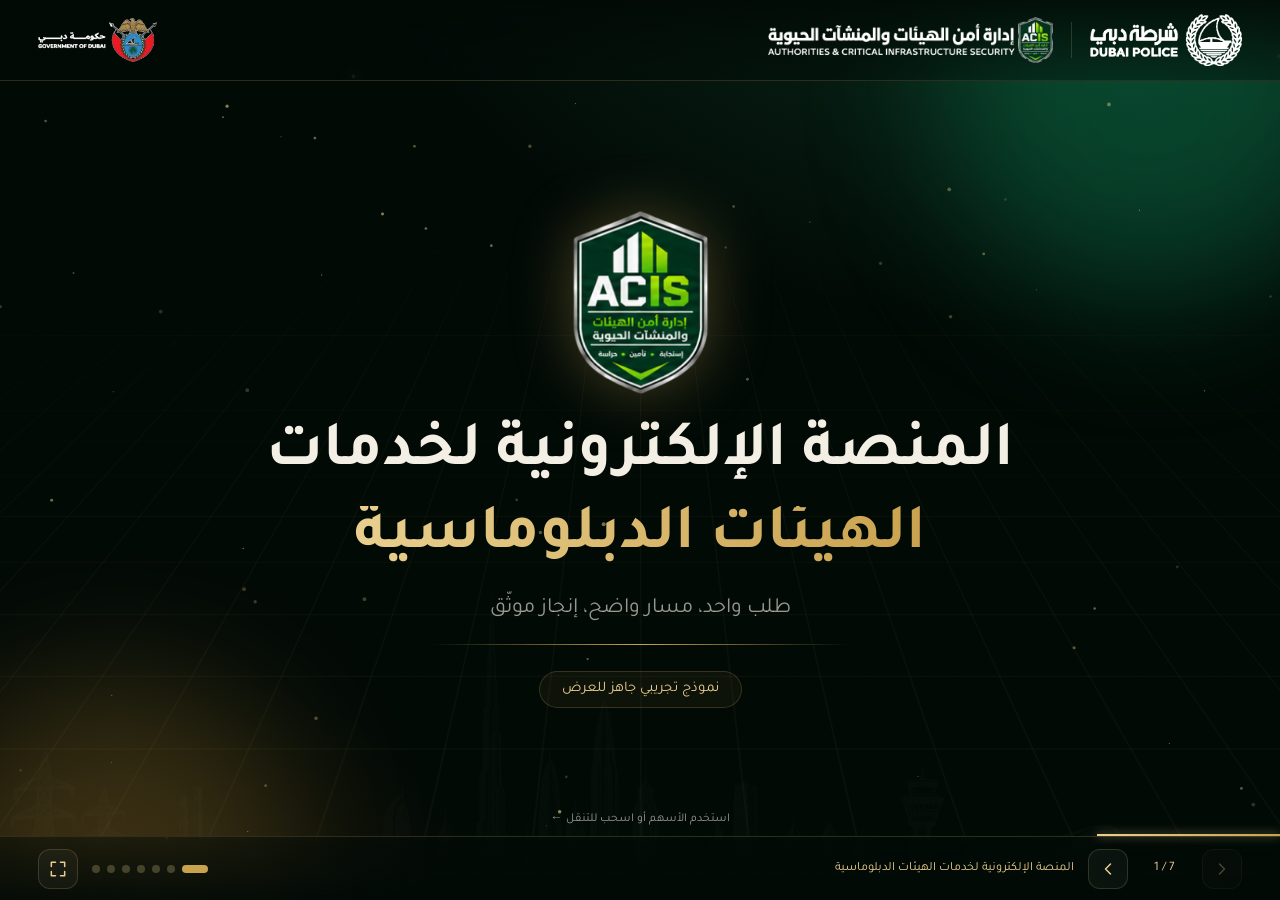
<file: presentation.html>
<!doctype html>
<html lang="ar" dir="rtl">
<head>
<meta charset="utf-8">
<meta name="viewport" content="width=device-width, initial-scale=1, viewport-fit=cover">
<title>عرض المنصة | شرطة دبي</title>
<meta name="theme-color" content="#020a06">
<link rel="icon" href="assets/img/favicon.png">
<link rel="preconnect" href="https://fonts.googleapis.com">
<link href="https://fonts.googleapis.com/css2?family=Tajawal:wght@400;700;800&display=swap" rel="stylesheet">
<style>
@font-face { font-family: "Bukra"; font-weight: 400; src: local("29LT Bukra Regular"), local("29LT Bukra"), local("29LTBukra-Regular"), local("29LTBukra"); }
@font-face { font-family: "Bukra"; font-weight: 700; src: local("29LT Bukra Bold"), local("29LTBukra-Bold"); }
@font-face { font-family: "DubaiF"; font-weight: 400; src: local("Dubai"), local("Dubai Regular"), local("Dubai-Regular"); }
:root {
  --bg: #020a06; --bg2: #06180f; --card: rgba(255,255,255,.035); --line: rgba(230,201,131,.18);
  --gold: #c9a24e; --gold-l: #e9cf8e; --gold-d: #8a6a2a; --g: #0e8f5e; --red: #e5484d;
  --ink: #f3efe4; --muted: rgba(243,239,228,.62);
  --font: "Bukra", "Tajawal", "Segoe UI", Tahoma, sans-serif; --font2: "DubaiF", "Tajawal", "Segoe UI", sans-serif;
  --hh: clamp(64px, 9vh, 92px);
}
* { box-sizing: border-box; }
html, body { margin: 0; height: 100%; background: var(--bg); color: var(--ink); font-family: var(--font); overflow: hidden; -webkit-font-smoothing: antialiased; }
.ic { width: 1em; height: 1em; fill: none; stroke: currentColor; stroke-width: 1.8; stroke-linecap: round; stroke-linejoin: round; flex: none; }

/* الخلفية */
.bgfx { position: fixed; inset: 0; z-index: 0; pointer-events: none; overflow: hidden;
  background: radial-gradient(1200px 700px at 85% -10%, #0b2e1e 0%, transparent 60%), radial-gradient(900px 600px at 0% 110%, #1a1407 0%, transparent 60%), var(--bg); }
.bgfx .grid { position: absolute; inset: -50%; background-image: linear-gradient(rgba(201,162,78,.05) 1px, transparent 1px), linear-gradient(90deg, rgba(201,162,78,.05) 1px, transparent 1px); background-size: 64px 64px; transform: perspective(900px) rotateX(58deg) translateY(10%); animation: gridmove 28s linear infinite; mask-image: radial-gradient(closest-side, #000 40%, transparent); }
@keyframes gridmove { to { background-position: 0 640px, 0 0; } }
.bgfx .orb { position: absolute; border-radius: 50%; filter: blur(70px); opacity: .35; animation: float 18s ease-in-out infinite; }
.bgfx .o1 { width: 420px; height: 420px; background: #0e8f5e; top: -120px; right: -80px; }
.bgfx .o2 { width: 360px; height: 360px; background: #8a6a2a; bottom: -140px; left: -60px; animation-delay: -6s; }
@keyframes float { 50% { transform: translate(40px, 30px) scale(1.08); } }
.bgfx .sky { position: absolute; bottom: 0; left: 0; width: 100%; opacity: .05; }
#dust { position: absolute; inset: 0; width: 100%; height: 100%; }

/* الترويسة */
.hdr { position: fixed; top: 0; left: 0; right: 0; height: var(--hh); z-index: 20; display: flex; align-items: center; justify-content: space-between; padding: 0 clamp(16px, 3vw, 44px); border-bottom: 1px solid var(--line); background: linear-gradient(180deg, rgba(2,10,6,.9), rgba(2,10,6,.4)); backdrop-filter: blur(6px); }
.hdr .r { display: flex; align-items: center; gap: clamp(10px, 1.4vw, 18px); height: 100%; }
.hdr img { display: block; }
.hdr .dp { height: 66%; }
.hdr .acis { height: 60%; }
.hdr .sep { width: 1px; height: 46%; background: var(--line); }
.hdr .dept { display: flex; flex-direction: column; line-height: 1.25; }
.hdr .dept b { font-size: clamp(12px, 1.25vw, 17px); color: #fff; white-space: nowrap; }
.hdr .dept small { font-family: Arial, sans-serif; font-size: 9px; letter-spacing: .02em; color: var(--gold-l); white-space: nowrap; direction: ltr; text-align: right; }
.hdr .gov { height: 56%; }

/* الشرائح */
.deck { position: fixed; inset: var(--hh) 0 64px 0; z-index: 5; }
.slide { position: absolute; inset: 0; padding: clamp(18px, 3.2vh, 40px) clamp(18px, 5vw, 80px); display: flex; flex-direction: column; justify-content: center; opacity: 0; visibility: hidden; transform: translateX(-40px); transition: opacity .6s ease, transform .7s cubic-bezier(.2,.7,.2,1), visibility .6s; overflow-y: auto; scrollbar-width: none; }
.slide::-webkit-scrollbar { display: none; }
.slide.on { opacity: 1; visibility: visible; transform: none; }
.slide.prev { transform: translateX(40px); }
.a { opacity: 0; transform: translateY(22px); transition: opacity .7s ease, transform .8s cubic-bezier(.2,.7,.2,1); transition-delay: calc(var(--d, 0) * 110ms + 150ms); }
.slide.on .a { opacity: 1; transform: none; }

.kicker { display: inline-flex; align-items: center; gap: 10px; color: var(--gold); font-size: clamp(12px, 1.2vw, 16px); letter-spacing: .02em; margin-bottom: 10px; }
.kicker::before { content: ""; width: 34px; height: 2px; background: linear-gradient(90deg, transparent, var(--gold)); }
h1, h2 { margin: 0; font-weight: 700; line-height: 1.3; }
h2 { font-size: clamp(24px, 3.3vw, 46px); }
h2 em, h1 em { font-style: normal; background: linear-gradient(90deg, var(--gold-l), var(--gold), var(--gold-l)); background-size: 200% 100%; -webkit-background-clip: text; background-clip: text; color: transparent; animation: shine 6s linear infinite; }
@keyframes shine { to { background-position: -200% 0; } }
.lead { color: var(--muted); font-family: var(--font2); font-size: clamp(14px, 1.45vw, 20px); line-height: 1.8; max-width: 980px; margin: 12px 0 0; }
.gold { color: var(--gold-l); }
.note { color: var(--muted); font-family: var(--font2); font-size: clamp(11px, 1vw, 13px); margin-top: 14px; }

.card { background: linear-gradient(160deg, rgba(255,255,255,.055), rgba(255,255,255,.015)); border: 1px solid var(--line); border-radius: 20px; padding: clamp(14px, 1.8vw, 24px); position: relative; overflow: hidden; }
.card::after { content: ""; position: absolute; inset: 0; border-radius: inherit; padding: 1px; background: linear-gradient(140deg, rgba(233,207,142,.55), transparent 40%, transparent 70%, rgba(233,207,142,.25)); -webkit-mask: linear-gradient(#000 0 0) content-box, linear-gradient(#000 0 0); -webkit-mask-composite: xor; mask-composite: exclude; pointer-events: none; }
.ibox { width: clamp(38px, 3.6vw, 50px); height: clamp(38px, 3.6vw, 50px); border-radius: 14px; display: grid; place-items: center; font-size: clamp(18px, 1.8vw, 24px); color: var(--gold-l); background: radial-gradient(circle at 30% 20%, rgba(233,207,142,.25), rgba(201,162,78,.06)); border: 1px solid rgba(233,207,142,.35); }

/* الغلاف */
.cover { align-items: center; text-align: center; }
.cover .emb { width: clamp(90px, 11vw, 150px); filter: drop-shadow(0 0 30px rgba(201,162,78,.35)); animation: breathe 5s ease-in-out infinite; }
@keyframes breathe { 50% { filter: drop-shadow(0 0 50px rgba(201,162,78,.6)); transform: scale(1.03); } }
.cover h1 { font-size: clamp(30px, 5vw, 72px); margin-top: 20px; }
.cover .sub { font-family: var(--font2); color: var(--muted); font-size: clamp(15px, 1.7vw, 23px); margin-top: 16px; }
.cover .tag { display: inline-block; margin-top: 26px; padding: 9px 22px; border: 1px solid var(--line); border-radius: 999px; color: var(--gold-l); font-size: clamp(12px, 1.15vw, 15px); background: rgba(201,162,78,.06); }
.cover .rule { width: min(420px, 60%); height: 1px; margin: 22px auto 0; background: linear-gradient(90deg, transparent, var(--gold), transparent); }
.hint { position: absolute; bottom: 10px; left: 0; right: 0; text-align: center; color: var(--muted); font-size: 12px; animation: nudge 2.2s ease-in-out infinite; }
@keyframes nudge { 50% { transform: translateX(-8px); opacity: .5; } }

/* الأرقام */
.stats { display: grid; grid-template-columns: repeat(4, 1fr); gap: clamp(10px, 1.4vw, 20px); margin-top: clamp(18px, 3vh, 34px); }
.stat .v { font-size: clamp(34px, 4.6vw, 66px); font-weight: 700; color: var(--gold-l); line-height: 1.1; font-family: "Tajawal", var(--font); }
.stat .l { font-family: var(--font2); color: var(--ink); font-size: clamp(13px, 1.25vw, 17px); margin-top: 6px; }
.stat .s { color: var(--muted); font-size: 11.5px; margin-top: 4px; font-family: var(--font2); }
.why { display: grid; grid-template-columns: repeat(3, 1fr); gap: clamp(10px, 1.4vw, 20px); margin-top: clamp(14px, 2vh, 22px); }
.why .card { display: flex; gap: 12px; align-items: flex-start; }
.why b { display: block; font-size: clamp(14px, 1.3vw, 18px); }
.why p { margin: 4px 0 0; color: var(--muted); font-family: var(--font2); font-size: clamp(12px, 1.1vw, 15px); line-height: 1.7; }

/* سلسلة الإجراء */
.chain { display: flex; align-items: stretch; gap: 0; margin-top: clamp(20px, 4vh, 44px); }
.chain .st { flex: 1; min-width: 0; text-align: center; position: relative; }
.chain .st .ibox { margin: 0 auto 10px; }
.chain .st b { display: block; font-size: clamp(11px, 1.05vw, 15px); line-height: 1.5; }
.chain .st small { display: block; color: var(--muted); font-family: var(--font2); font-size: clamp(10px, .9vw, 12.5px); margin-top: 4px; }
.chain .st .n { position: absolute; top: -8px; right: calc(50% - 32px); width: 20px; height: 20px; border-radius: 50%; background: var(--gold); color: #1a1205; font-size: 11px; font-weight: 700; display: grid; place-items: center; font-family: Tajawal, sans-serif; }
.chain .ar { flex: 0 0 clamp(14px, 2.2vw, 36px); position: relative; margin-top: clamp(18px, 1.8vw, 25px); height: 2px; background: rgba(233,207,142,.18); overflow: hidden; }
.chain .ar::after { content: ""; position: absolute; inset: 0; background: linear-gradient(270deg, transparent, var(--gold-l), transparent); width: 60%; animation: run 1.8s linear infinite; }
@keyframes run { from { transform: translateX(120%); } to { transform: translateX(-220%); } }
.chain.old .ibox { color: #f0a7a1; border-color: rgba(229,72,77,.35); background: radial-gradient(circle at 30% 20%, rgba(229,72,77,.22), rgba(229,72,77,.05)); }
.back { margin-top: clamp(16px, 3vh, 30px); display: flex; align-items: center; gap: 12px; color: #f0a7a1; font-family: var(--font2); font-size: clamp(13px, 1.25vw, 17px); }
.back .line { flex: 1; height: 2px; background: repeating-linear-gradient(270deg, rgba(229,72,77,.6) 0 10px, transparent 10px 18px); animation: dash 1s linear infinite; }
@keyframes dash { to { background-position: -18px 0; } }
.sum { display: grid; grid-template-columns: repeat(3, 1fr); gap: clamp(10px, 1.4vw, 20px); margin-top: clamp(16px, 3vh, 30px); }
.sum .card { text-align: center; }
.sum .v { font-size: clamp(26px, 3.2vw, 44px); color: var(--gold-l); font-weight: 700; font-family: Tajawal, var(--font); }
.sum .l { color: var(--muted); font-family: var(--font2); font-size: clamp(12px, 1.1vw, 15px); }

/* التحديات */
.pains { display: grid; grid-template-columns: repeat(3, 1fr); gap: clamp(10px, 1.4vw, 18px); margin-top: clamp(18px, 3vh, 30px); }
.pains .card { display: flex; gap: 14px; align-items: flex-start; }
.pains .ibox { color: #f0a7a1; border-color: rgba(229,72,77,.35); background: radial-gradient(circle at 30% 20%, rgba(229,72,77,.22), rgba(229,72,77,.05)); }
.pains b { font-size: clamp(14px, 1.3vw, 18px); display: block; }
.pains p { margin: 4px 0 0; color: var(--muted); font-family: var(--font2); font-size: clamp(12px, 1.1vw, 15px); line-height: 1.7; }
.quote { margin-top: clamp(16px, 3vh, 28px); padding: 16px 22px; border-inline-start: 3px solid var(--gold); background: linear-gradient(90deg, transparent, rgba(201,162,78,.08)); font-size: clamp(15px, 1.5vw, 21px); border-radius: 10px; }

/* المنصتان */
.duo { display: grid; grid-template-columns: 1fr auto 1fr; gap: clamp(12px, 2vw, 28px); align-items: center; margin-top: clamp(18px, 3vh, 30px); }
.pf h3 { margin: 12px 0 4px; font-size: clamp(17px, 1.8vw, 25px); }
.pf p { margin: 0; color: var(--muted); font-family: var(--font2); font-size: clamp(12px, 1.15vw, 15px); line-height: 1.7; }
.pf ul { list-style: none; padding: 0; margin: 14px 0 0; display: grid; grid-template-columns: 1fr 1fr; gap: 8px; }
.pf li { display: flex; gap: 8px; align-items: center; font-size: clamp(12px, 1.1vw, 14.5px); font-family: var(--font2); background: rgba(255,255,255,.04); border: 1px solid rgba(233,207,142,.12); padding: 8px 10px; border-radius: 10px; }
.pf li .ic { color: var(--gold); }
.link { display: flex; flex-direction: column; align-items: center; gap: 10px; color: var(--gold-l); font-size: clamp(11px, 1vw, 13px); text-align: center; width: clamp(90px, 11vw, 150px); }
.link .db { width: clamp(56px, 6vw, 80px); height: clamp(56px, 6vw, 80px); border-radius: 50%; display: grid; place-items: center; font-size: clamp(24px, 2.6vw, 34px); border: 1px solid var(--gold); background: radial-gradient(circle, rgba(201,162,78,.3), transparent 70%); position: relative; }
.link .db::before, .link .db::after { content: ""; position: absolute; inset: -8px; border-radius: 50%; border: 1px solid rgba(233,207,142,.5); animation: ring 2.4s ease-out infinite; }
.link .db::after { animation-delay: 1.2s; }
@keyframes ring { from { transform: scale(.85); opacity: 1; } to { transform: scale(1.5); opacity: 0; } }
.link .beam { width: 100%; height: 2px; background: linear-gradient(90deg, var(--gold), transparent, var(--gold)); background-size: 200% 100%; animation: shine 2s linear infinite; }

/* قبل وبعد */
.vs { display: grid; gap: clamp(14px, 2.4vh, 24px); margin-top: clamp(14px, 2.6vh, 26px); }
.vs .row { display: grid; grid-template-columns: clamp(90px, 10vw, 140px) 1fr; gap: 16px; align-items: center; }
.vs .lbl { text-align: center; padding: 10px 6px; border-radius: 14px; font-size: clamp(13px, 1.25vw, 17px); }
.vs .lbl.o { background: rgba(229,72,77,.1); color: #f0a7a1; border: 1px solid rgba(229,72,77,.3); }
.vs .lbl.n { background: rgba(201,162,78,.12); color: var(--gold-l); border: 1px solid rgba(233,207,142,.4); }
.vs .chain { margin-top: 0; }
.vs .row.o .chain { opacity: .55; filter: saturate(.6); }
.vs .chain .st b { font-size: clamp(10.5px, .95vw, 13.5px); }

/* البلاغ الطارئ */
.sos { display: grid; grid-template-columns: 1fr 1.15fr; gap: clamp(18px, 3vw, 44px); align-items: center; }
.sosvis { position: relative; height: clamp(240px, 42vh, 400px); }
.sosvis .p { position: absolute; top: 50%; transform: translateY(-50%); text-align: center; width: 34%; }
.sosvis .p.a1 { right: 0; } .sosvis .p.a2 { left: 0; }
.sosvis .dev { width: clamp(64px, 7vw, 96px); height: clamp(64px, 7vw, 96px); margin: 0 auto 10px; border-radius: 24px; display: grid; place-items: center; font-size: clamp(28px, 3vw, 42px); background: rgba(255,255,255,.04); border: 1px solid var(--line); position: relative; }
.sosvis .p.a1 .dev { color: #ff8a8e; border-color: rgba(229,72,77,.5); }
.sosvis .p.a1 .dev::before, .sosvis .p.a1 .dev::after { content: ""; position: absolute; inset: -6px; border-radius: 28px; border: 2px solid rgba(229,72,77,.6); animation: ring 1.6s ease-out infinite; }
.sosvis .p.a1 .dev::after { animation-delay: .8s; }
.sosvis .p.a2 .dev { color: var(--gold-l); }
.sosvis .p b { font-size: clamp(13px, 1.2vw, 16px); display: block; }
.sosvis .p small { color: var(--muted); font-family: var(--font2); font-size: 12px; }
.sosvis .wire { position: absolute; top: 50%; right: 30%; left: 30%; height: 2px; margin-top: -36px; background: rgba(229,72,77,.2); }
.sosvis .wire i { position: absolute; top: -5px; width: 12px; height: 12px; border-radius: 50%; background: var(--red); box-shadow: 0 0 18px 4px rgba(229,72,77,.8); animation: zip 1.4s cubic-bezier(.5,0,.5,1) infinite; }
.sosvis .wire i:nth-child(2) { animation-delay: .47s; } .sosvis .wire i:nth-child(3) { animation-delay: .94s; }
@keyframes zip { from { right: 0; opacity: 0; } 15% { opacity: 1; } 85% { opacity: 1; } to { right: 100%; opacity: 0; } }
.sosvis .badge { position: absolute; top: calc(50% + 0px); left: 50%; transform: translateX(-50%); background: rgba(229,72,77,.15); border: 1px solid rgba(229,72,77,.5); color: #ffb3b5; padding: 6px 14px; border-radius: 999px; font-size: 12.5px; white-space: nowrap; }
.feats { display: grid; gap: 10px; margin-top: 18px; }
.feats div { display: flex; gap: 12px; align-items: center; font-family: var(--font2); font-size: clamp(13px, 1.25vw, 17px); padding: 10px 14px; border-radius: 12px; background: rgba(255,255,255,.035); border: 1px solid rgba(233,207,142,.12); }
.feats .ic { color: var(--gold); font-size: 20px; }

/* ما تقدمه للإدارة */
.mgmt { display: grid; grid-template-columns: .9fr 1.6fr; gap: clamp(14px, 2vw, 26px); margin-top: clamp(16px, 3vh, 28px); align-items: stretch; }
.ringc { display: flex; flex-direction: column; align-items: center; justify-content: center; text-align: center; }
.ringc svg { width: clamp(140px, 15vw, 210px); height: auto; }
.ringc .trk { stroke: rgba(233,207,142,.12); }
.ringc .val { stroke: url(#gg); stroke-dasharray: 339.3; stroke-dashoffset: 339.3; transition: stroke-dashoffset 1.8s cubic-bezier(.2,.7,.2,1) .5s; }
.slide.on .ringc .val { stroke-dashoffset: calc(339.3 * .05); }
.ringc .big { font-size: clamp(30px, 3.4vw, 48px); font-weight: 700; fill: var(--gold-l); font-family: Tajawal, sans-serif; }
.ringc b { margin-top: 10px; font-size: clamp(14px, 1.3vw, 18px); }
.ringc small { color: var(--muted); font-family: var(--font2); }
.tiles { display: grid; grid-template-columns: repeat(3, 1fr); gap: clamp(10px, 1.2vw, 16px); }
.tiles .card b { display: block; margin-top: 10px; font-size: clamp(13px, 1.25vw, 17px); }
.tiles .card p { margin: 4px 0 0; color: var(--muted); font-family: var(--font2); font-size: clamp(11.5px, 1.05vw, 14px); line-height: 1.65; }

/* التوجهات الحكومية */
.gov2 { display: grid; grid-template-columns: 1fr 1fr; gap: clamp(14px, 2vw, 26px); margin-top: clamp(16px, 3vh, 28px); }
.gov2 h3 { margin: 10px 0 2px; font-size: clamp(16px, 1.7vw, 23px); }
.gov2 .yr { color: var(--gold); font-size: 13px; font-family: var(--font2); }
.gov2 .nums { display: grid; grid-template-columns: repeat(3, 1fr); gap: 10px; margin-top: 16px; }
.gov2 .nums div { text-align: center; padding: 12px 6px; border-radius: 14px; background: rgba(255,255,255,.035); border: 1px solid rgba(233,207,142,.14); }
.gov2 .nums .v { font-size: clamp(20px, 2.4vw, 34px); font-weight: 700; color: var(--gold-l); font-family: Tajawal, var(--font); line-height: 1.2; }
.gov2 .nums .l { font-family: var(--font2); color: var(--muted); font-size: clamp(11px, 1vw, 13px); line-height: 1.5; margin-top: 4px; }
.gov2 .us { margin-top: 14px; padding: 12px 14px; border-radius: 12px; background: rgba(14,143,94,.12); border: 1px solid rgba(14,143,94,.4); font-family: var(--font2); font-size: clamp(12.5px, 1.15vw, 15px); line-height: 1.7; }
.gov2 .us b { color: #7fe0b5; font-family: var(--font); }

/* الأثر */
.impact { display: grid; grid-template-columns: repeat(3, 1fr); gap: clamp(10px, 1.4vw, 18px); margin-top: clamp(16px, 3vh, 28px); }
.impact .card.hl { background: linear-gradient(160deg, rgba(201,162,78,.22), rgba(201,162,78,.04)); border-color: rgba(233,207,142,.6); }
.impact .card.hl .ibox { background: var(--gold); color: #1a1205; }
.impact b { display: block; margin-top: 12px; font-size: clamp(14px, 1.35vw, 19px); }
.impact p { margin: 4px 0 0; color: var(--muted); font-family: var(--font2); font-size: clamp(12px, 1.1vw, 15px); line-height: 1.7; }

/* المراحل */
.tl { position: relative; display: grid; grid-template-columns: repeat(4, 1fr); gap: clamp(10px, 1.4vw, 18px); margin-top: clamp(30px, 5vh, 50px); }
.tl::before { content: ""; position: absolute; top: 14px; right: 3%; left: 3%; height: 2px; background: rgba(233,207,142,.18); }
.tl .bar { position: absolute; top: 14px; right: 3%; height: 2px; width: 0; background: linear-gradient(270deg, var(--gold), var(--gold-l)); transition: width 1.6s cubic-bezier(.2,.7,.2,1) .4s; box-shadow: 0 0 12px rgba(233,207,142,.6); }
.slide.on .tl .bar { width: 59%; }
.tl .ph { position: relative; padding-top: 40px; }
.tl .dot { position: absolute; top: 4px; right: 0; width: 22px; height: 22px; border-radius: 50%; background: var(--bg); border: 2px solid rgba(233,207,142,.4); }
.tl .ph.done .dot { background: var(--gold); border-color: var(--gold); }
.tl .ph.cur .dot { background: var(--gold-l); border-color: var(--gold-l); box-shadow: 0 0 0 6px rgba(233,207,142,.18), 0 0 24px rgba(233,207,142,.8); animation: breathe 2.4s ease-in-out infinite; }
.tl .k { color: var(--gold); font-size: 13px; }
.tl h4 { margin: 4px 0 8px; font-size: clamp(14px, 1.35vw, 19px); }
.tl ul { margin: 0; padding-inline-start: 18px; color: var(--muted); font-family: var(--font2); font-size: clamp(11.5px, 1.05vw, 14px); line-height: 1.75; }
.tl .here { display: inline-block; margin-top: 10px; font-size: 12px; padding: 4px 12px; border-radius: 999px; background: var(--gold); color: #1a1205; font-weight: 700; }

/* الختام */
.end { align-items: center; text-align: center; }
.end h2 { font-size: clamp(28px, 4.2vw, 60px); }
.ask { margin: 22px auto 0; max-width: 820px; }
.ask .card { text-align: start; display: flex; gap: 14px; align-items: center; }
.ask .card + .card { margin-top: 10px; }
.ask b { font-size: clamp(14px, 1.35vw, 18px); }
.ask p { margin: 2px 0 0; color: var(--muted); font-family: var(--font2); font-size: clamp(12px, 1.1vw, 15px); }
.btns { display: flex; gap: 14px; justify-content: center; margin-top: 26px; flex-wrap: wrap; }
.btn { display: inline-flex; align-items: center; gap: 10px; padding: 14px 26px; border-radius: 14px; text-decoration: none; font-family: var(--font); font-size: clamp(14px, 1.3vw, 17px); font-weight: 700; transition: transform .2s, box-shadow .2s; }
.btn:hover { transform: translateY(-2px); }
.btn.g { background: linear-gradient(135deg, var(--gold-l), var(--gold)); color: #1a1205; box-shadow: 0 10px 30px rgba(201,162,78,.35); }
.btn.o { border: 1px solid var(--gold); color: var(--gold-l); background: rgba(201,162,78,.06); }

/* شريط التنقل السفلي */
.ctl { position: fixed; bottom: 0; left: 0; right: 0; height: 64px; z-index: 20; display: flex; align-items: center; gap: 14px; padding: 0 clamp(16px, 3vw, 44px); border-top: 1px solid var(--line); background: linear-gradient(0deg, rgba(2,10,6,.92), rgba(2,10,6,.5)); backdrop-filter: blur(6px); }
.ctl .t { color: var(--muted); font-size: 12.5px; white-space: nowrap; overflow: hidden; text-overflow: ellipsis; flex: 1; min-width: 0; }
.ctl .t b { color: var(--gold-l); font-weight: 400; }
.dots { display: flex; gap: 7px; }
.dots button { width: 8px; height: 8px; padding: 0; border-radius: 99px; border: 0; background: rgba(233,207,142,.25); cursor: pointer; transition: width .3s, background .3s; }
.dots button.on { width: 26px; background: var(--gold); }
.nb { width: 40px; height: 40px; border-radius: 12px; border: 1px solid var(--line); background: rgba(255,255,255,.04); color: var(--gold-l); display: grid; place-items: center; cursor: pointer; font-size: 20px; }
.nb:hover { background: rgba(201,162,78,.15); }
.nb:disabled { opacity: .3; cursor: default; }
.num { direction: ltr; font-family: Tajawal, sans-serif; color: var(--gold-l); font-size: 13px; min-width: 46px; text-align: center; }
.prog { position: fixed; bottom: 64px; right: 0; height: 2px; background: linear-gradient(270deg, var(--gold), var(--gold-l)); z-index: 21; transition: width .6s ease; box-shadow: 0 0 10px rgba(233,207,142,.7); }

/* الشاشات الصغيرة */
@media (max-width: 900px) {
  :root { --hh: 62px; }
  .hdr .dept, .hdr .sep { display: none; }
  .slide { justify-content: flex-start; padding-top: 22px; padding-bottom: 30px; }
  .stats { grid-template-columns: 1fr 1fr; }
  .why, .pains, .impact, .tiles, .sum { grid-template-columns: 1fr; }
  .chain { flex-direction: column; gap: 6px; }
  .chain .st { display: flex; align-items: center; gap: 12px; text-align: start; }
  .chain .st .ibox { margin: 0; }
  .chain .st .n { right: auto; left: auto; top: -4px; inset-inline-start: 28px; }
  .chain .ar { flex: 0 0 14px; width: 2px; height: 14px; margin: 0 22px; }
  .vs .row { grid-template-columns: 1fr; }
  .duo, .sos, .mgmt, .gov2 { grid-template-columns: 1fr; }
  .link { flex-direction: row; width: auto; justify-content: center; }
  .link .beam { display: none; }
  .tl { grid-template-columns: 1fr; gap: 18px; }
  .tl::before, .tl .bar { display: none; }
  .tl .ph { padding-top: 0; padding-inline-start: 36px; }
  .ctl .t { display: none; }
  .dots { flex: 1; justify-content: center; }
  .dots button { width: 6px; height: 6px; } .dots button.on { width: 18px; }
}
@media (prefers-reduced-motion: reduce) { *, *::before, *::after { animation: none !important; transition-duration: .01ms !important; } }
.hdr .acn { height: 58%; width: auto; }
@media (max-width: 900px) { .hdr .acn { height: 44%; } .hdr .dp { height: 56%; } .hdr .gov { height: 46%; } .hdr .sep { display: block; } }

/* إضاءة المحطات بالتتابع */
.chain.walk .st .ibox { transition: transform .35s, box-shadow .35s, color .35s; }
.chain.walk .st.lit .ibox { transform: scale(1.12); box-shadow: 0 0 0 4px rgba(229,72,77,.18), 0 0 26px rgba(229,72,77,.55); color: #fff; }
.chain.walk .st.lit b { color: #ffd0d1; }
.clock { display: inline-flex; align-items: center; gap: 10px; margin-top: 14px; padding: 8px 16px; border-radius: 999px; border: 1px solid rgba(229,72,77,.4); background: rgba(229,72,77,.08); color: #ffc4c6; font-family: var(--font2); font-size: clamp(12px, 1.15vw, 15px); }
.clock b { font-family: Tajawal, sans-serif; font-size: 1.3em; color: #fff; min-width: 1.4em; text-align: center; }
.replay { margin-inline-start: 6px; border: 1px solid var(--line); background: rgba(255,255,255,.04); color: var(--gold-l); border-radius: 999px; padding: 6px 14px; font: inherit; font-size: 12.5px; cursor: pointer; }
.replay:hover { background: rgba(201,162,78,.15); }

/* بطاقات الأثر المختصرة */
.impact4 { display: grid; grid-template-columns: repeat(4, 1fr); gap: clamp(10px, 1.4vw, 18px); margin-top: clamp(16px, 3vh, 28px); }
.impact4 .card { cursor: default; transition: transform .25s, border-color .25s; }
.impact4 .card:hover { transform: translateY(-4px); border-color: rgba(233,207,142,.55); }
.impact4 .card.hl { background: linear-gradient(160deg, rgba(201,162,78,.22), rgba(201,162,78,.04)); border-color: rgba(233,207,142,.6); }
.impact4 .card.hl .ibox { background: var(--gold); color: #1a1205; }
.impact4 b { display: block; margin-top: 12px; font-size: clamp(15px, 1.45vw, 20px); }
.impact4 p { margin: 6px 0 0; color: var(--muted); font-family: var(--font2); font-size: clamp(12px, 1.1vw, 15px); line-height: 1.7; }
.align { display: flex; align-items: center; gap: 14px; margin-top: clamp(14px, 2.6vh, 24px); padding: 14px 18px; border-radius: 14px; background: rgba(14,143,94,.12); border: 1px solid rgba(14,143,94,.42); font-family: var(--font2); font-size: clamp(13px, 1.25vw, 16.5px); line-height: 1.7; }
.align .ibox { color: #7fe0b5; border-color: rgba(127,224,181,.4); background: rgba(14,143,94,.15); }
.align b { color: #7fe0b5; font-family: var(--font); }

/* الخطوة التالية مختصرة */
.next2 { display: grid; grid-template-columns: 1.05fr 1fr; gap: clamp(14px, 2.2vw, 30px); margin-top: clamp(16px, 3vh, 28px); align-items: start; }
.next2 .tl { margin-top: 8px; grid-template-columns: 1fr; gap: 12px; }
.next2 .tl::before, .next2 .tl .bar { display: none; }
.next2 .tl .ph { padding: 0 36px 0 0; }
.next2 .tl .dot { top: 2px; }
.next2 .tl h4 { margin: 0; display: inline; font-size: clamp(14px, 1.3vw, 18px); }
.next2 .tl .k { display: inline; margin-inline-end: 8px; }
.next2 .tl .here { margin: 0 8px 0 0; vertical-align: middle; }
.next2 .ask { margin: 0; max-width: none; }

/* الختام: فكرة وإعداد */
.credit { align-items: center; text-align: center; }
.credit .k2 { display: flex; align-items: center; gap: 16px; justify-content: center; font-size: clamp(18px, 2vw, 28px); }
.credit .k2::before, .credit .k2::after { content: ""; width: clamp(40px, 8vw, 120px); height: 2px; background: linear-gradient(90deg, transparent, var(--gold)); }
.credit .k2::after { transform: scaleX(-1); }
.credit .k2 b { color: var(--gold-l); font-family: var(--font); font-weight: 700; }
.frame { position: relative; margin: clamp(18px, 3.4vh, 34px) auto 0; padding: clamp(22px, 4vh, 40px) clamp(22px, 4.5vw, 70px); border-radius: 26px; background: radial-gradient(120% 140% at 50% 0%, rgba(201,162,78,.16), rgba(2,10,6,.6) 60%); box-shadow: 0 30px 90px rgba(0,0,0,.55), inset 0 0 60px rgba(201,162,78,.08); max-width: min(980px, 94vw); }
.frame::before { content: ""; position: absolute; inset: 0; border-radius: inherit; padding: 2px; background: conic-gradient(from var(--ang, 0deg), #8a6a2a, #f7e3ab, #c9a24e, #8a6a2a, #f7e3ab, #c9a24e, #8a6a2a); -webkit-mask: linear-gradient(#000 0 0) content-box, linear-gradient(#000 0 0); -webkit-mask-composite: xor; mask-composite: exclude; animation: spin 6s linear infinite; }
.frame::after { content: ""; position: absolute; inset: 9px; border-radius: 19px; border: 1px solid rgba(233,207,142,.35); pointer-events: none; }
@property --ang { syntax: "<angle>"; initial-value: 0deg; inherits: false; }
@keyframes spin { to { --ang: 360deg; } }
.frame .cn { position: absolute; width: 22px; height: 22px; border-color: var(--gold-l); border-style: solid; border-width: 0; filter: drop-shadow(0 0 6px rgba(233,207,142,.8)); }
.frame .cn.tr { top: -6px; right: -6px; border-top-width: 3px; border-right-width: 3px; border-top-right-radius: 10px; }
.frame .cn.tl { top: -6px; left: -6px; border-top-width: 3px; border-left-width: 3px; border-top-left-radius: 10px; }
.frame .cn.br { bottom: -6px; right: -6px; border-bottom-width: 3px; border-right-width: 3px; border-bottom-right-radius: 10px; }
.frame .cn.bl { bottom: -6px; left: -6px; border-bottom-width: 3px; border-left-width: 3px; border-bottom-left-radius: 10px; }
.frame .lock { display: block; width: min(760px, 78vw); height: auto; margin: 0 auto; filter: drop-shadow(0 6px 24px rgba(0,0,0,.5)); }
.frame .orn { display: flex; align-items: center; gap: 14px; justify-content: center; margin-top: clamp(14px, 2.4vh, 22px); color: var(--gold-l); font-size: clamp(12px, 1.2vw, 16px); letter-spacing: .04em; }
.frame .orn::before, .frame .orn::after { content: ""; flex: 0 1 120px; height: 1px; background: linear-gradient(90deg, transparent, var(--gold)); }
.frame .orn::after { transform: scaleX(-1); }
.credit .gd { margin-top: clamp(16px, 3vh, 28px); color: var(--muted); font-family: var(--font2); font-size: clamp(12px, 1.15vw, 15px); }
.credit .thx { margin-top: 10px; font-size: clamp(22px, 2.8vw, 38px); font-weight: 700; }
.credit .thx em { font-style: normal; background: linear-gradient(90deg, var(--gold-l), var(--gold), var(--gold-l)); background-size: 200% 100%; -webkit-background-clip: text; background-clip: text; color: transparent; animation: shine 6s linear infinite; }
.sparks { position: absolute; inset: 0; pointer-events: none; overflow: hidden; border-radius: inherit; }
.sparks i { position: absolute; top: 0; width: 40%; height: 100%; background: linear-gradient(100deg, transparent, rgba(255,240,200,.12), transparent); transform: translateX(-160%) skewX(-18deg); animation: sweep 4.5s ease-in-out infinite 1.2s; }
@keyframes sweep { 60%, 100% { transform: translateX(360%) skewX(-18deg); } }

@media (max-width: 900px) {
  .impact4, .next2 { grid-template-columns: 1fr; }
  .frame { padding: 22px 16px; }
  .frame .lock { width: 84vw; }
}

</style>
</head>
<body>

<div class="bgfx" aria-hidden="true">
  <div class="grid"></div><div class="orb o1"></div><div class="orb o2"></div>
  <canvas id="dust"></canvas>
  <img class="sky" src="assets/img/skyline-white.png" alt="">
</div>

<header class="hdr">
  <div class="r">
    <img class="dp" src="assets/img/logo-dubai-police-white.png" alt="شرطة دبي">
    <span class="sep"></span>
    <img class="acn" src="assets/img/logo-acis-name-white.png" alt="إدارة أمن الهيئات والمنشآت الحيوية">
  </div>
  <img class="gov" src="assets/img/logo-gov-dubai-white.png" alt="حكومة دبي">
</header>

<main class="deck" id="deck">

  <!-- 1 الغلاف -->
  <section class="slide cover" data-title="المنصة الإلكترونية لخدمات الهيئات الدبلوماسية">
    <img class="emb a" style="--d:0" src="assets/img/logo-acis.png" alt="">
    <h1 class="a" style="--d:1">المنصة الإلكترونية لخدمات<br><em>الهيئات الدبلوماسية</em></h1>
    <div class="sub a" style="--d:2">طلب واحد، مسار واضح، إنجاز موثّق</div>
    <div class="rule a" style="--d:3"></div>
    <span class="tag a" style="--d:4">نموذج تجريبي جاهز للعرض</span>
    <div class="hint">استخدم الأسهم أو اسحب للتنقل ←</div>
  </section>

  <!-- 2 الإجراء الحالي -->
  <section class="slide" data-title="الإجراء الحالي" data-walk>
    <div class="kicker a">الإجراء الحالي</div>
    <h2 class="a" style="--d:1">رحلة الطلب اليوم: <em>7 محطات قبل التنفيذ</em></h2>
    <div class="chain old walk">
      <div class="st a" style="--d:2"><span class="n">1</span><div class="ibox"><svg class="ic" viewBox="0 0 24 24"><path d="M3 21h18M5 21V8l7-5 7 5v13M9 21v-5h6v5"/></svg></div><div><b>الهيئة الدبلوماسية</b><small>تُعِدّ مذكرة رسمية</small></div></div>
      <div class="ar a" style="--d:3"></div>
      <div class="st a" style="--d:3"><span class="n">2</span><div class="ibox"><svg class="ic" viewBox="0 0 24 24"><rect x="3" y="5" width="18" height="14" rx="2"/><path d="M3 7l9 6 9-6"/></svg></div><div><b>وزارة الخارجية</b><small>تستلم وتخاطب</small></div></div>
      <div class="ar a" style="--d:4"></div>
      <div class="st a" style="--d:4"><span class="n">3</span><div class="ibox"><svg class="ic" viewBox="0 0 24 24"><path d="M12 3l7 3v6c0 4.5-3 7.6-7 9-4-1.4-7-4.5-7-9V6l7-3z"/></svg></div><div><b>القيادة العامة</b><small>مخاطبة / بريد</small></div></div>
      <div class="ar a" style="--d:5"></div>
      <div class="st a" style="--d:5"><span class="n">4</span><div class="ibox"><svg class="ic" viewBox="0 0 24 24"><path d="M4 4h16v16H4z"/><path d="M8 9h8M8 13h8M8 17h5"/></svg></div><div><b>الإدارة العامة</b><small>إحالة</small></div></div>
      <div class="ar a" style="--d:6"></div>
      <div class="st a" style="--d:6"><span class="n">5</span><div class="ibox"><svg class="ic" viewBox="0 0 24 24"><path d="M4 4h16v16H4z"/><path d="M8 9h8M8 13h8M8 17h5"/></svg></div><div><b>الإدارة</b><small>إحالة</small></div></div>
      <div class="ar a" style="--d:7"></div>
      <div class="st a" style="--d:7"><span class="n">6</span><div class="ibox"><svg class="ic" viewBox="0 0 24 24"><circle cx="9" cy="8" r="3"/><path d="M3 20c0-3.3 2.7-6 6-6s6 2.7 6 6M17 11h4M19 9v4"/></svg></div><div><b>القسم المختص</b><small>دراسة وتنسيق</small></div></div>
      <div class="ar a" style="--d:8"></div>
      <div class="st a" style="--d:8"><span class="n">7</span><div class="ibox"><svg class="ic" viewBox="0 0 24 24"><path d="M5 12l5 5L20 7"/></svg></div><div><b>التنفيذ</b><small>ثم الرد بمخاطبة</small></div></div>
    </div>
    <div class="back a" style="--d:9"><svg class="ic" viewBox="0 0 24 24" style="font-size:22px"><path d="M9 14L4 9l5-5"/><path d="M4 9h11a5 5 0 0 1 0 10h-3"/></svg><span>ثم يعود الرد إلى البعثة بالمسار نفسه عكسياً</span><span class="line"></span></div>
    <div class="a" style="--d:10"><span class="clock">المحطة <b id="walkN">0</b> من 7</span><button class="replay" data-replay>إعادة الرحلة ↺</button></div>
    <div class="sum">
      <div class="card a" style="--d:10"><div class="v" data-count="7">0</div><div class="l">محطات إحالة قبل التنفيذ</div></div>
      <div class="card a" style="--d:11"><div class="v">× 2</div><div class="l">المسار يتكرر عند الرد</div></div>
      <div class="card a" style="--d:12"><div class="v">0</div><div class="l">رقم مرجعي موحد يتابعه الجميع</div></div>
    </div>
  </section>

  <!-- 3 الإجراء الجديد -->
  <section class="slide" data-title="الإجراء الجديد">
    <div class="kicker a">مع المنصة</div>
    <h2 class="a" style="--d:1">من 7 محطات إلى <em>3 خطوات</em></h2>
    <p class="lead a" style="--d:2">منصتان مترابطتان: بوابة للبعثات ولوحة لشرطة دبي، وكل تحديث يظهر للطرفين في اللحظة نفسها.</p>
    <div class="vs">
      <div class="row o a" style="--d:3"><div class="lbl o">قبل المنصة</div>
        <div class="chain old">
          <div class="st"><div class="ibox"><svg class="ic" viewBox="0 0 24 24"><path d="M3 21h18M5 21V8l7-5 7 5v13"/></svg></div><b>البعثة</b></div><div class="ar"></div>
          <div class="st"><div class="ibox"><svg class="ic" viewBox="0 0 24 24"><rect x="3" y="5" width="18" height="14" rx="2"/><path d="M3 7l9 6 9-6"/></svg></div><b>الخارجية</b></div><div class="ar"></div>
          <div class="st"><div class="ibox"><svg class="ic" viewBox="0 0 24 24"><path d="M4 4h16v16H4z"/></svg></div><b>القيادة العامة</b></div><div class="ar"></div>
          <div class="st"><div class="ibox"><svg class="ic" viewBox="0 0 24 24"><path d="M4 4h16v16H4z"/></svg></div><b>الإدارة العامة</b></div><div class="ar"></div>
          <div class="st"><div class="ibox"><svg class="ic" viewBox="0 0 24 24"><path d="M4 4h16v16H4z"/></svg></div><b>الإدارة</b></div><div class="ar"></div>
          <div class="st"><div class="ibox"><svg class="ic" viewBox="0 0 24 24"><path d="M4 4h16v16H4z"/></svg></div><b>القسم</b></div><div class="ar"></div>
          <div class="st"><div class="ibox"><svg class="ic" viewBox="0 0 24 24"><path d="M5 12l5 5L20 7"/></svg></div><b>التنفيذ</b></div>
        </div></div>
      <div class="row a" style="--d:5"><div class="lbl n">مع المنصة</div>
        <div class="chain">
          <div class="st"><div class="ibox"><svg class="ic" viewBox="0 0 24 24"><path d="M3 21h18M5 21V8l7-5 7 5v13"/></svg></div><b>البعثة</b><small>طلب إلكتروني برقم مرجعي</small></div><div class="ar"></div>
          <div class="st"><div class="ibox"><svg class="ic" viewBox="0 0 24 24"><circle cx="12" cy="12" r="3"/><path d="M12 3v3M12 18v3M3 12h3M18 12h3"/></svg></div><b>المنسق الرئيسي</b><small>يوزّع حسب الاختصاص</small></div><div class="ar"></div>
          <div class="st"><div class="ibox"><svg class="ic" viewBox="0 0 24 24"><path d="M5 12l5 5L20 7"/></svg></div><b>الجهة المختصة</b><small>تنفّذ وترفع التقرير</small></div>
        </div></div>
    </div>
    <div class="sum">
      <div class="card a" style="--d:7"><div class="v">7 ← 3</div><div class="l">محطات الطلب حتى يصل إلى المنفّذ</div></div>
      <div class="card a" style="--d:8"><div class="v">لحظي</div><div class="l">الرد يظهر للبعثة فوراً</div></div>
      <div class="card a" style="--d:9"><div class="v">رقم واحد</div><div class="l">مرجع موحد من الطلب إلى التقرير</div></div>
    </div>
  </section>

  <!-- 4 البلاغ الطارئ -->
  <section class="slide" data-title="البلاغ الطارئ">
    <div class="sos">
      <div>
        <div class="kicker a">البلاغ الطارئ</div>
        <h2 class="a" style="--d:1">مباشرة إلى غرفة العمليات <em>دون أي وسيط</em></h2>
        <div class="feats">
          <div class="a" style="--d:2"><svg class="ic" viewBox="0 0 24 24"><path d="M12 21s-7-6.2-7-11a7 7 0 0 1 14 0c0 4.8-7 11-7 11z"/><circle cx="12" cy="10" r="2.5"/></svg>الموقع الدقيق على الخارطة</div>
          <div class="a" style="--d:3"><svg class="ic" viewBox="0 0 24 24"><path d="M3 8h4l2-3h6l2 3h4v12H3z"/><circle cx="12" cy="13" r="4"/></svg>صورة من مكان الحدث</div>
          <div class="a" style="--d:4"><svg class="ic" viewBox="0 0 24 24"><path d="M6 8a6 6 0 0 1 12 0c0 7 3 9 3 9H3s3-2 3-9"/><path d="M10.3 21a1.9 1.9 0 0 0 3.4 0"/></svg>تنبيه فوري في لوحة الشرطة</div>
          <div class="a" style="--d:5"><svg class="ic" viewBox="0 0 24 24"><path d="M14 3H6v18h12V7z"/><path d="M14 3v4h4"/></svg>تقرير تنفيذ موثّق ومرتبط بالبلاغ</div>
        </div>
      </div>
      <div class="sosvis a" style="--d:3">
        <div class="p a1"><div class="dev"><svg class="ic" viewBox="0 0 24 24"><path d="M12 9v4M12 17h.01"/><path d="M10.3 3.9L1.8 18a2 2 0 0 0 1.7 3h17a2 2 0 0 0 1.7-3L13.7 3.9a2 2 0 0 0-3.4 0z"/></svg></div><b>الهيئة الدبلوماسية</b><small>زر الطوارئ</small></div>
        <div class="wire"><i></i><i></i><i></i></div>
        <span class="badge">موقع + صورة + وقت</span>
        <div class="p a2"><div class="dev"><svg class="ic" viewBox="0 0 24 24"><rect x="2" y="4" width="20" height="13" rx="2"/><path d="M8 21h8M12 17v4"/></svg></div><b>غرفة العمليات</b><small>شرطة دبي</small></div>
      </div>
    </div>
  </section>

  <!-- 5 الأثر -->
  <section class="slide" data-title="ماذا نكسب؟">
    <div class="kicker a">الأثر المتوقع</div>
    <h2 class="a" style="--d:1">ماذا <em>نكسب؟</em></h2>
    <div class="impact4">
      <div class="card hl a" style="--d:2"><div class="ibox"><svg class="ic" viewBox="0 0 24 24"><circle cx="12" cy="12" r="9"/><path d="M8 12h8"/></svg></div><b>تصفير البيروقراطية</b><p>لا مخاطبات ورقية ولا إحالات متكررة.</p></div>
      <div class="card a" style="--d:3"><div class="ibox"><svg class="ic" viewBox="0 0 24 24"><path d="M13 2L3 14h9l-1 8 10-12h-9z"/></svg></div><b>سرعة الإنجاز</b><p>مهلة محددة لكل خدمة وتنبيه قبل التأخير.</p></div>
      <div class="card a" style="--d:4"><div class="ibox"><svg class="ic" viewBox="0 0 24 24"><path d="M12 3l7 3v6c0 4.5-3 7.6-7 9-4-1.4-7-4.5-7-9V6l7-3z"/><path d="M9 12l2 2 4-4"/></svg></div><b>استجابة أمنية أدق</b><p>بلاغ طارئ بموقع وصورة يصل فوراً.</p></div>
      <div class="card a" style="--d:5"><div class="ibox"><svg class="ic" viewBox="0 0 24 24"><path d="M4 20V10M10 20V4M16 20v-7M22 20H2"/></svg></div><b>قرار مبني على البيانات</b><p>إحصائيات وتقارير لحظية للإدارة.</p></div>
    </div>
    <div class="align a" style="--d:6"><div class="ibox"><svg class="ic" viewBox="0 0 24 24"><path d="M12 3l2.7 5.6 6.1.9-4.4 4.3 1 6.1L12 17l-5.4 2.9 1-6.1L3.2 9.5l6.1-.9z"/></svg></div><div><b>ترجمة عملية لتوجهات الدولة:</b> برنامج تصفير البيروقراطية الحكومية، وحكومة دبي اللاورقية.</div></div>
  </section>

  <!-- 6 أين وصلنا والمطلوب -->
  <section class="slide" data-title="أين وصلنا؟ والمطلوب">
    <div class="kicker a">أين وصلنا؟</div>
    <h2 class="a" style="--d:1">النموذج التجريبي <em>جاهز ويعمل</em></h2>
    <div class="next2">
      <div class="card a" style="--d:2">
        <div class="tl">
          <div class="ph done"><span class="dot"></span><span class="k">1</span><h4>الدراسة وحصر الخدمات</h4></div>
          <div class="ph done"><span class="dot"></span><span class="k">2</span><h4>تصميم المنصتين</h4></div>
          <div class="ph cur"><span class="dot"></span><span class="k">3</span><h4>التشغيل التجريبي</h4><span class="here">نحن هنا</span></div>
          <div class="ph"><span class="dot"></span><span class="k">4</span><h4>الربط مع وزارة الخارجية والتعميم</h4></div>
        </div>
      </div>
      <div class="ask">
        <div class="card a" style="--d:3"><div class="ibox"><svg class="ic" viewBox="0 0 24 24"><path d="M5 12l5 5L20 7"/></svg></div><div><b>اعتماد التشغيل التجريبي</b><p>مع عدد من القنصليات.</p></div></div>
        <div class="card a" style="--d:4"><div class="ibox"><svg class="ic" viewBox="0 0 24 24"><path d="M8 12l3 3 5-6"/><path d="M4 4h16v16H4z"/></svg></div><div><b>التنسيق مع وزارة الخارجية</b><p>لربط المنصة بمنصتها المعتمدة للبعثات.</p></div></div>
      </div>
    </div>
    <div class="btns a" style="--d:5">
      <a class="btn g" href="embassy.html" target="_blank"><svg class="ic" viewBox="0 0 24 24"><circle cx="12" cy="12" r="9"/><path d="M3 12h18M12 3c3 3.5 3 14.5 0 18M12 3c-3 3.5-3 14.5 0 18"/></svg>التجربة الحية: بوابة الهيئات</a>
      <a class="btn o" href="police.html" target="_blank"><svg class="ic" viewBox="0 0 24 24"><path d="M4 20V10M10 20V4M16 20v-7M22 20H2"/></svg>لوحة شرطة دبي</a>
    </div>
  </section>

  <!-- 7 فكرة وإعداد -->
  <section class="slide credit" data-title="فكرة وإعداد">
    <div class="k2 a" style="--d:0"><b>فكرة وإعداد</b></div>
    <div class="frame a" style="--d:1">
      <div class="sparks"><i></i></div>
      <img class="lock" src="assets/img/logo-acis-name-white.png" alt="إدارة أمن الهيئات والمنشآت الحيوية">
      <div class="orn">حراسة · تأمين · استجابة</div>
    </div>
    <div class="gd a" style="--d:2">الإدارة العامة لأمن الهيئات والمنشآت والطوارئ — القيادة العامة لشرطة دبي</div>
    <div class="thx a" style="--d:3"><em>شكراً لحسن الاستماع</em></div>
  </section>
</main>

<div class="prog" id="prog"></div>
<nav class="ctl">
  <button class="nb" id="prevB" title="السابق"><svg class="ic" viewBox="0 0 24 24"><path d="M9 6l6 6-6 6"/></svg></button>
  <span class="num" id="num"></span>
  <button class="nb" id="nextB" title="التالي"><svg class="ic" viewBox="0 0 24 24"><path d="M15 6l-6 6 6 6"/></svg></button>
  <div class="t" id="ttl"></div>
  <div class="dots" id="dots"></div>
  <button class="nb" id="fsB" title="ملء الشاشة"><svg class="ic" viewBox="0 0 24 24"><path d="M4 9V4h5M20 9V4h-5M4 15v5h5M20 15v5h-5"/></svg></button>
</nav>

<script>
(function () {
  const S = [...document.querySelectorAll(".slide")], N = S.length;
  let cur = -1;
  const dots = document.getElementById("dots");
  S.forEach((s, i) => { const b = document.createElement("button"); b.title = s.dataset.title; b.onclick = () => go(i); dots.appendChild(b); });

  function countUp(root) {
    root.querySelectorAll("[data-count]").forEach(el => {
      const to = +el.dataset.count, t0 = performance.now(), dur = 1400;
      const step = t => { const k = Math.min(1, (t - t0) / dur), e = 1 - Math.pow(1 - k, 3); el.textContent = Math.round(to * e).toLocaleString("en-US"); if (k < 1) requestAnimationFrame(step); };
      el.textContent = "0"; setTimeout(() => requestAnimationFrame(step), 450);
    });
  }

  /* رحلة الطلب: إضاءة المحطات بالتتابع */
  let wt = [];
  function walk(sl) {
    wt.forEach(clearTimeout); wt = [];
    const st = [...sl.querySelectorAll(".chain.walk .st")], n = sl.querySelector("#walkN");
    st.forEach(s => s.classList.remove("lit")); if (n) n.textContent = "0";
    st.forEach((s, k) => wt.push(setTimeout(() => { st.forEach(x => x.classList.remove("lit")); s.classList.add("lit"); if (n) n.textContent = k + 1; }, 1300 + k * 650)));
    wt.push(setTimeout(() => st.forEach(x => x.classList.add("lit")), 1300 + st.length * 650 + 300));
  }
  document.querySelectorAll("[data-replay]").forEach(b => b.onclick = () => walk(b.closest(".slide")));
  function go(i) {
    i = Math.max(0, Math.min(N - 1, i)); if (i === cur) return;
    S.forEach((s, k) => { s.classList.toggle("on", k === i); s.classList.toggle("prev", k < i); });
    S[i].scrollTop = 0; cur = i;
    [...dots.children].forEach((d, k) => d.classList.toggle("on", k === i));
    document.getElementById("num").textContent = (i + 1) + " / " + N;
    document.getElementById("ttl").innerHTML = "<b>" + S[i].dataset.title + "</b>";
    document.getElementById("prog").style.width = ((i + 1) / N * 100) + "%";
    document.getElementById("prevB").disabled = i === 0;
    document.getElementById("nextB").disabled = i === N - 1;
    countUp(S[i]);
    if (S[i].hasAttribute("data-walk")) walk(S[i]); else { wt.forEach(clearTimeout); }
    try { history.replaceState(null, "", "#" + (i + 1)); } catch (e) {}
  }
  document.getElementById("prevB").onclick = () => go(cur - 1);
  document.getElementById("nextB").onclick = () => go(cur + 1);
  document.getElementById("fsB").onclick = () => { const d = document.documentElement; if (!document.fullscreenElement) (d.requestFullscreen || d.webkitRequestFullscreen || (() => {})).call(d); else document.exitFullscreen(); };
  document.addEventListener("keydown", e => {
    if (["ArrowLeft", "PageDown", " ", "Enter"].includes(e.key)) { e.preventDefault(); go(cur + 1); }
    else if (["ArrowRight", "PageUp", "Backspace"].includes(e.key)) { e.preventDefault(); go(cur - 1); }
    else if (e.key === "Home") go(0); else if (e.key === "End") go(N - 1);
    else if (e.key === "f" || e.key === "F") document.getElementById("fsB").click();
  });
  let sx = null, sy = null;
  addEventListener("touchstart", e => { sx = e.touches[0].clientX; sy = e.touches[0].clientY; }, { passive: true });
  addEventListener("touchend", e => {
    if (sx == null) return; const dx = e.changedTouches[0].clientX - sx, dy = e.changedTouches[0].clientY - sy; sx = null;
    if (Math.abs(dx) > 50 && Math.abs(dx) > Math.abs(dy) * 1.3) go(cur + (dx > 0 ? 1 : -1));
  }, { passive: true });
  go(Math.max(0, (parseInt(location.hash.slice(1), 10) || 1) - 1));

  /* غبار ذهبي */
  const c = document.getElementById("dust"), x = c.getContext("2d"); let W, H, P = [];
  function size() { W = c.width = innerWidth * devicePixelRatio; H = c.height = innerHeight * devicePixelRatio; P = Array.from({ length: Math.round(innerWidth / 18) }, () => ({ x: Math.random() * W, y: Math.random() * H, r: (Math.random() * 1.6 + .4) * devicePixelRatio, v: (Math.random() * .25 + .05) * devicePixelRatio, a: Math.random() * .5 + .15 })); }
  size(); addEventListener("resize", size);
  if (!matchMedia("(prefers-reduced-motion: reduce)").matches) (function loop() {
    x.clearRect(0, 0, W, H);
    for (const p of P) { p.y -= p.v; if (p.y < -5) { p.y = H + 5; p.x = Math.random() * W; } x.beginPath(); x.arc(p.x, p.y, p.r, 0, 7); x.fillStyle = "rgba(233,207,142," + p.a + ")"; x.fill(); }
    requestAnimationFrame(loop);
  })();
})();
</script>
</body>
</html>
</file>
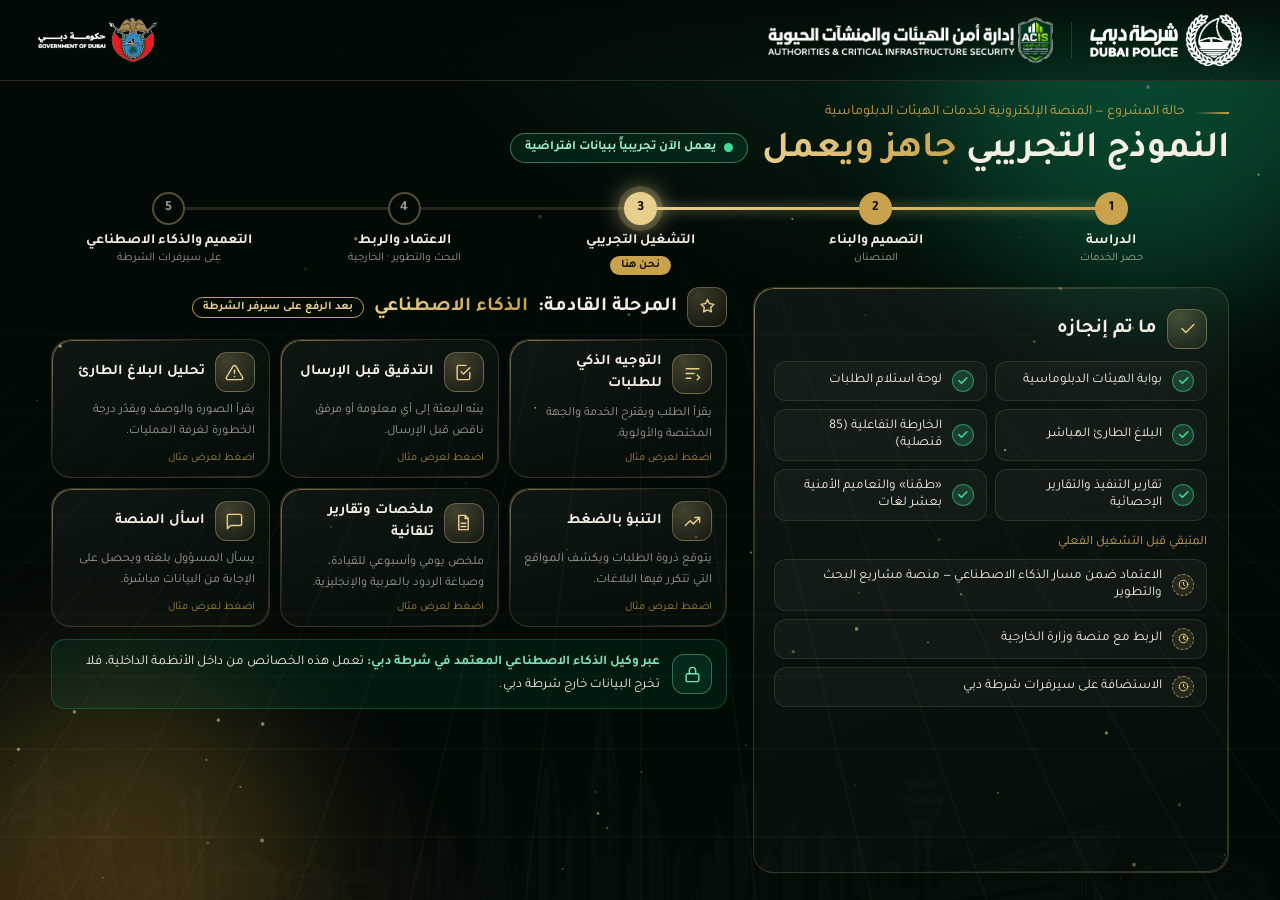
<file: status.html>
<!doctype html>
<html lang="ar" dir="rtl">
<head>
<meta charset="utf-8">
<meta name="viewport" content="width=device-width, initial-scale=1, viewport-fit=cover">
<title>حالة المشروع | شرطة دبي</title>
<meta name="theme-color" content="#020a06">
<link rel="icon" href="assets/img/favicon.png">
<link rel="preconnect" href="https://fonts.googleapis.com">
<link href="https://fonts.googleapis.com/css2?family=Tajawal:wght@400;700;800&display=swap" rel="stylesheet">
<style>
@font-face { font-family: "Bukra"; font-weight: 400; src: local("29LT Bukra Regular"), local("29LT Bukra"), local("29LTBukra-Regular"), local("29LTBukra"); }
@font-face { font-family: "Bukra"; font-weight: 700; src: local("29LT Bukra Bold"), local("29LTBukra-Bold"); }
@font-face { font-family: "DubaiF"; font-weight: 400; src: local("Dubai"), local("Dubai Regular"), local("Dubai-Regular"); }
:root {
  --bg: #020a06; --bg2: #06180f; --card: rgba(255,255,255,.035); --line: rgba(230,201,131,.18);
  --gold: #c9a24e; --gold-l: #e9cf8e; --gold-d: #8a6a2a; --g: #0e8f5e; --red: #e5484d;
  --ink: #f3efe4; --muted: rgba(243,239,228,.62);
  --font: "Bukra", "Tajawal", "Segoe UI", Tahoma, sans-serif; --font2: "DubaiF", "Tajawal", "Segoe UI", sans-serif;
  --hh: clamp(64px, 9vh, 92px);
}
* { box-sizing: border-box; }
html, body { margin: 0; height: 100%; background: var(--bg); color: var(--ink); font-family: var(--font); overflow: hidden; -webkit-font-smoothing: antialiased; }
.ic { width: 1em; height: 1em; fill: none; stroke: currentColor; stroke-width: 1.8; stroke-linecap: round; stroke-linejoin: round; flex: none; }

/* الخلفية */
.bgfx { position: fixed; inset: 0; z-index: 0; pointer-events: none; overflow: hidden;
  background: radial-gradient(1200px 700px at 85% -10%, #0b2e1e 0%, transparent 60%), radial-gradient(900px 600px at 0% 110%, #1a1407 0%, transparent 60%), var(--bg); }
.bgfx .grid { position: absolute; inset: -50%; background-image: linear-gradient(rgba(201,162,78,.05) 1px, transparent 1px), linear-gradient(90deg, rgba(201,162,78,.05) 1px, transparent 1px); background-size: 64px 64px; transform: perspective(900px) rotateX(58deg) translateY(10%); animation: gridmove 28s linear infinite; mask-image: radial-gradient(closest-side, #000 40%, transparent); }
@keyframes gridmove { to { background-position: 0 640px, 0 0; } }
.bgfx .orb { position: absolute; border-radius: 50%; filter: blur(70px); opacity: .35; animation: float 18s ease-in-out infinite; }
.bgfx .o1 { width: 420px; height: 420px; background: #0e8f5e; top: -120px; right: -80px; }
.bgfx .o2 { width: 360px; height: 360px; background: #8a6a2a; bottom: -140px; left: -60px; animation-delay: -6s; }
@keyframes float { 50% { transform: translate(40px, 30px) scale(1.08); } }
.bgfx .sky { position: absolute; bottom: 0; left: 0; width: 100%; opacity: .05; }
#dust { position: absolute; inset: 0; width: 100%; height: 100%; }

/* الترويسة */
.hdr { position: fixed; top: 0; left: 0; right: 0; height: var(--hh); z-index: 20; display: flex; align-items: center; justify-content: space-between; padding: 0 clamp(16px, 3vw, 44px); border-bottom: 1px solid var(--line); background: linear-gradient(180deg, rgba(2,10,6,.9), rgba(2,10,6,.4)); backdrop-filter: blur(6px); }
.hdr .r { display: flex; align-items: center; gap: clamp(10px, 1.4vw, 18px); height: 100%; }
.hdr img { display: block; }
.hdr .dp { height: 66%; }
.hdr .acis { height: 60%; }
.hdr .sep { width: 1px; height: 46%; background: var(--line); }
.hdr .dept { display: flex; flex-direction: column; line-height: 1.25; }
.hdr .dept b { font-size: clamp(12px, 1.25vw, 17px); color: #fff; white-space: nowrap; }
.hdr .dept small { font-family: Arial, sans-serif; font-size: 9px; letter-spacing: .02em; color: var(--gold-l); white-space: nowrap; direction: ltr; text-align: right; }
.hdr .gov { height: 56%; }


.hdr .acn { height: 58%; width: auto; }
.wrap { position: fixed; inset: var(--hh) 0 0 0; z-index: 5; overflow-y: auto; padding: clamp(14px, 2.6vh, 30px) clamp(18px, 4vw, 64px) clamp(16px, 3vh, 30px); display: flex; flex-direction: column; }
.a { opacity: 0; transform: translateY(18px); animation: up .8s cubic-bezier(.2,.7,.2,1) forwards; animation-delay: calc(var(--d, 0) * 110ms + 150ms); }
@keyframes up { to { opacity: 1; transform: none; } }
.kicker { display: inline-flex; align-items: center; gap: 10px; color: var(--gold); font-size: clamp(12px, 1.1vw, 15px); margin-bottom: 6px; }
.kicker::before { content: ""; width: 34px; height: 2px; background: linear-gradient(90deg, transparent, var(--gold)); }
h1 { margin: 0; font-size: clamp(24px, 2.9vw, 42px); line-height: 1.3; font-weight: 700; }
h1 em, h3 em { font-style: normal; background: linear-gradient(90deg, var(--gold-l), var(--gold), var(--gold-l)); background-size: 200% 100%; -webkit-background-clip: text; background-clip: text; color: transparent; animation: shine 6s linear infinite; }
@keyframes shine { to { background-position: -200% 0; } }
.pill { display: inline-flex; align-items: center; gap: 8px; margin-inline-start: 14px; vertical-align: middle; padding: 6px 14px; border-radius: 999px; font-size: clamp(12px, 1vw, 14px); background: rgba(14,143,94,.16); border: 1px solid rgba(127,224,181,.45); color: #9ff0cb; font-family: var(--font2); }
.pill i { width: 9px; height: 9px; border-radius: 50%; background: #3ddc97; box-shadow: 0 0 0 0 rgba(61,220,151,.7); animation: ping 1.8s infinite; }
@keyframes ping { 70% { box-shadow: 0 0 0 10px rgba(61,220,151,0); } 100% { box-shadow: 0 0 0 0 rgba(61,220,151,0); } }
.card { background: linear-gradient(160deg, rgba(255,255,255,.055), rgba(255,255,255,.015)); border: 1px solid var(--line); border-radius: 20px; padding: clamp(14px, 1.6vw, 22px); position: relative; }
.card::after { content: ""; position: absolute; inset: 0; border-radius: inherit; padding: 1px; background: linear-gradient(140deg, rgba(233,207,142,.55), transparent 40%, transparent 70%, rgba(233,207,142,.25)); -webkit-mask: linear-gradient(#000 0 0) content-box, linear-gradient(#000 0 0); -webkit-mask-composite: xor; mask-composite: exclude; pointer-events: none; }
.ibox { width: 40px; height: 40px; border-radius: 12px; display: grid; place-items: center; font-size: 19px; color: var(--gold-l); background: radial-gradient(circle at 30% 20%, rgba(233,207,142,.25), rgba(201,162,78,.06)); border: 1px solid rgba(233,207,142,.35); flex: none; }

/* المراحل */
.stages { position: relative; display: grid; grid-template-columns: repeat(5, 1fr); margin: clamp(10px, 1.8vh, 18px) 0 clamp(8px, 1.4vh, 14px); }
.stages::before { content: ""; position: absolute; top: 15px; right: 10%; left: 10%; height: 3px; border-radius: 3px; background: rgba(233,207,142,.15); }
.stages .bar { position: absolute; top: 15px; right: 10%; height: 3px; border-radius: 3px; width: 0; background: linear-gradient(270deg, var(--gold), var(--gold-l)); box-shadow: 0 0 12px rgba(233,207,142,.7); animation: fill 1.8s cubic-bezier(.2,.7,.2,1) .6s forwards; }
@keyframes fill { to { width: 40%; } }
.stg { text-align: center; position: relative; }
.stg .dot { width: 33px; height: 33px; margin: 0 auto 8px; border-radius: 50%; display: grid; place-items: center; font-family: Tajawal, sans-serif; font-weight: 700; font-size: 14px; background: var(--bg); border: 2px solid rgba(233,207,142,.35); color: var(--muted); position: relative; z-index: 1; }
.stg.done .dot { background: var(--gold); border-color: var(--gold); color: #1a1205; }
.stg.cur .dot { background: var(--gold-l); border-color: var(--gold-l); color: #1a1205; box-shadow: 0 0 0 6px rgba(233,207,142,.18), 0 0 26px rgba(233,207,142,.85); animation: breathe 2.4s ease-in-out infinite; }
@keyframes breathe { 50% { transform: scale(1.08); } }
.stg b { display: block; font-size: clamp(12px, 1.1vw, 15.5px); }
.stg small { display: block; color: var(--muted); font-family: var(--font2); font-size: clamp(10.5px, .9vw, 12.5px); margin-top: 2px; }
.stg .here { display: inline-block; margin-top: 6px; font-size: 11.5px; padding: 3px 11px; border-radius: 999px; background: var(--gold); color: #1a1205; font-weight: 700; }

/* العمودان */
.cols { display: grid; grid-template-columns: .95fr 1.35fr; gap: clamp(14px, 2vw, 26px); flex: 1; min-height: 0; }
.col h3 { margin: 0 0 12px; font-size: clamp(16px, 1.55vw, 22px); display: flex; align-items: center; gap: 10px; }
.chk { list-style: none; margin: 0; padding: 0; display: grid; grid-template-columns: 1fr 1fr; gap: 8px; }
.chk li { display: flex; align-items: center; gap: 10px; padding: 8px 12px; border-radius: 12px; font-family: var(--font2); font-size: clamp(12px, 1.05vw, 14.5px); background: rgba(255,255,255,.035); border: 1px solid rgba(233,207,142,.12); }
.chk .t { width: 22px; height: 22px; border-radius: 50%; flex: none; display: grid; place-items: center; font-size: 13px; }
.chk li.ok .t { background: rgba(61,220,151,.18); color: #3ddc97; border: 1px solid rgba(61,220,151,.5); }
.chk li.ok .t svg { stroke-dasharray: 24; stroke-dashoffset: 24; animation: draw .5s ease forwards; animation-delay: inherit; }
@keyframes draw { to { stroke-dashoffset: 0; } }
.chk li.wait .t { background: rgba(201,162,78,.12); color: var(--gold-l); border: 1px dashed rgba(233,207,142,.55); }
.chk li.wait .t svg { animation: rot 4s linear infinite; }
@keyframes rot { to { transform: rotate(360deg); } }
.sub2 { margin: 14px 0 8px; color: var(--gold); font-size: 13px; }
.chk.w { grid-template-columns: 1fr; }

.ai { display: grid; grid-template-columns: repeat(3, 1fr); gap: 10px; }
.ai .card { padding: 12px 14px; cursor: pointer; transition: transform .25s, border-color .25s, background .25s; display: flex; flex-direction: column; gap: 8px; }
.ai .card:hover { transform: translateY(-3px); }
.ai .card.open { background: linear-gradient(160deg, rgba(201,162,78,.22), rgba(201,162,78,.04)); }
.ai .card .hd { display: flex; align-items: center; gap: 10px; }
.ai .card b { font-size: clamp(13px, 1.15vw, 16px); line-height: 1.45; }
.ai .card p { margin: 0; color: var(--muted); font-family: var(--font2); font-size: clamp(11.5px, .98vw, 13.5px); line-height: 1.65; }
.ai .card .ex { display: none; margin-top: 2px; padding: 9px 11px; border-radius: 10px; background: rgba(2,10,6,.55); border: 1px solid rgba(233,207,142,.25); font-family: var(--font2); font-size: clamp(11.5px, .95vw, 13px); line-height: 1.7; color: var(--ink); }
.ai .card .ex::before { content: "مثال: "; color: var(--gold-l); font-family: var(--font); }
.ai .card.open .ex { display: block; animation: up .4s ease forwards; }
.ai .card .more { margin-top: auto; font-size: 11px; color: var(--gold); opacity: .8; }
.ai .card.open .more { display: none; }
.agent { margin-top: 12px; display: flex; align-items: center; gap: 12px; padding: 11px 14px; border-radius: 14px; background: rgba(14,143,94,.12); border: 1px solid rgba(14,143,94,.42); font-family: var(--font2); font-size: clamp(12px, 1.05vw, 14.5px); line-height: 1.7; }
.agent .ibox { color: #7fe0b5; border-color: rgba(127,224,181,.4); background: rgba(14,143,94,.15); }
.agent b { color: #7fe0b5; font-family: var(--font); }
.aitag { font-size: 11.5px; padding: 3px 10px; border-radius: 999px; border: 1px solid var(--gold); color: var(--gold-l); font-family: var(--font2); }

@media (max-width: 1000px) {
  :root { --hh: 62px; }
  .hdr .acn { height: 42%; } .hdr .dp { height: 56%; } .hdr .gov { height: 46%; }
  .cols { grid-template-columns: 1fr; }
  .ai { grid-template-columns: 1fr 1fr; }
  .stages { grid-template-columns: repeat(5, 1fr); }
  .stg small { display: none; }
  .pill { margin: 8px 0 0; }
}
@media (max-width: 560px) { .ai, .chk { grid-template-columns: 1fr; } .stg b { font-size: 10.5px; } }
@media (prefers-reduced-motion: reduce) { *, *::before, *::after { animation: none !important; } .a { opacity: 1; transform: none; } .stages .bar { width: 40%; } }
</style>
</head>
<body>

<div class="bgfx" aria-hidden="true"><div class="grid"></div><div class="orb o1"></div><div class="orb o2"></div><canvas id="dust"></canvas><img class="sky" src="assets/img/skyline-white.png" alt=""></div>
<header class="hdr">
  <div class="r"><img class="dp" src="assets/img/logo-dubai-police-white.png" alt="شرطة دبي"><span class="sep"></span><img class="acn" src="assets/img/logo-acis-name-white.png" alt="إدارة أمن الهيئات والمنشآت الحيوية"></div>
  <img class="gov" src="assets/img/logo-gov-dubai-white.png" alt="حكومة دبي">
</header>
<main class="wrap">
  <div class="kicker a">حالة المشروع — المنصة الإلكترونية لخدمات الهيئات الدبلوماسية</div>
  <h1 class="a" style="--d:1">النموذج التجريبي <em>جاهز ويعمل</em><span class="pill"><i></i>يعمل الآن تجريبياً ببيانات افتراضية</span></h1>
  <div class="stages a" style="--d:2">
    <span class="bar"></span>
    <div class="stg done"><div class="dot">1</div><b>الدراسة</b><small>حصر الخدمات</small></div>
    <div class="stg done"><div class="dot">2</div><b>التصميم والبناء</b><small>المنصتان</small></div>
    <div class="stg cur"><div class="dot">3</div><b>التشغيل التجريبي</b><span class="here">نحن هنا</span></div>
    <div class="stg"><div class="dot">4</div><b>الاعتماد والربط</b><small>البحث والتطوير · الخارجية</small></div>
    <div class="stg"><div class="dot">5</div><b>التعميم والذكاء الاصطناعي</b><small>على سيرفرات الشرطة</small></div>
  </div>
  <div class="cols">
    <div class="col card a" style="--d:4">
      <h3><span class="ibox"><svg class="ic" viewBox="0 0 24 24"><path d="M5 12l5 5L20 7"/></svg></span>ما تم إنجازه</h3>
      <ul class="chk"><li class="ok a" style="--d:6"><span class="t"><svg class="ic" viewBox="0 0 24 24" style="stroke-width:3"><path d="M5 12l5 5L20 7"/></svg></span>بوابة الهيئات الدبلوماسية</li><li class="ok a" style="--d:7"><span class="t"><svg class="ic" viewBox="0 0 24 24" style="stroke-width:3"><path d="M5 12l5 5L20 7"/></svg></span>لوحة استلام الطلبات</li><li class="ok a" style="--d:8"><span class="t"><svg class="ic" viewBox="0 0 24 24" style="stroke-width:3"><path d="M5 12l5 5L20 7"/></svg></span>البلاغ الطارئ المباشر</li><li class="ok a" style="--d:9"><span class="t"><svg class="ic" viewBox="0 0 24 24" style="stroke-width:3"><path d="M5 12l5 5L20 7"/></svg></span>الخارطة التفاعلية (85 قنصلية)</li><li class="ok a" style="--d:10"><span class="t"><svg class="ic" viewBox="0 0 24 24" style="stroke-width:3"><path d="M5 12l5 5L20 7"/></svg></span>تقارير التنفيذ والتقارير الإحصائية</li><li class="ok a" style="--d:11"><span class="t"><svg class="ic" viewBox="0 0 24 24" style="stroke-width:3"><path d="M5 12l5 5L20 7"/></svg></span>«طمّنا» والتعاميم الأمنية بعشر لغات</li></ul>
      <div class="sub2 a" style="--d:11">المتبقي قبل التشغيل الفعلي</div>
      <ul class="chk w"><li class="wait a" style="--d:12"><span class="t"><svg class="ic" viewBox="0 0 24 24"><circle cx="12" cy="12" r="8"/><path d="M12 8v4l2 2"/></svg></span>الاعتماد ضمن مسار الذكاء الاصطناعي — منصة مشاريع البحث والتطوير</li><li class="wait a" style="--d:13"><span class="t"><svg class="ic" viewBox="0 0 24 24"><circle cx="12" cy="12" r="8"/><path d="M12 8v4l2 2"/></svg></span>الربط مع منصة وزارة الخارجية</li><li class="wait a" style="--d:14"><span class="t"><svg class="ic" viewBox="0 0 24 24"><circle cx="12" cy="12" r="8"/><path d="M12 8v4l2 2"/></svg></span>الاستضافة على سيرفرات شرطة دبي</li></ul>
    </div>
    <div class="col">
      <h3 class="a" style="--d:5"><span class="ibox"><svg class="ic" viewBox="0 0 24 24"><path d="M12 2l2.4 4.9L20 8l-4 3.9.9 5.6L12 15l-4.9 2.5.9-5.6L4 8l5.6-1.1z"/></svg></span>المرحلة القادمة: <em>الذكاء الاصطناعي</em><span class="aitag">بعد الرفع على سيرفر الشرطة</span></h3>
      <div class="ai"><div class="card a" style="--d:8" tabindex="0"><div class="hd"><div class="ibox"><svg class="ic" viewBox="0 0 24 24"><path d="M4 6h16M4 12h10M4 18h6M18 14l3 3-3 3"/></svg></div><b>التوجيه الذكي للطلبات</b></div><p>يقرأ الطلب ويقترح الخدمة والجهة المختصة والأولوية.</p><div class="ex">طلب «حفل استقبال في فندق» يُوجَّه تلقائياً إلى لجنة تأمين الفعاليات بأولوية عالية.</div><span class="more">اضغط لعرض مثال</span></div><div class="card a" style="--d:9" tabindex="0"><div class="hd"><div class="ibox"><svg class="ic" viewBox="0 0 24 24"><path d="M9 11l3 3 8-8M20 12v7a2 2 0 0 1-2 2H6a2 2 0 0 1-2-2V5a2 2 0 0 1 2-2h9"/></svg></div><b>التدقيق قبل الإرسال</b></div><p>ينبّه البعثة إلى أي معلومة أو مرفق ناقص قبل الإرسال.</p><div class="ex">«عدد الضيوف غير مذكور، وكشف الأسماء غير مرفق» — فيُستكمل الطلب من المرة الأولى.</div><span class="more">اضغط لعرض مثال</span></div><div class="card a" style="--d:10" tabindex="0"><div class="hd"><div class="ibox"><svg class="ic" viewBox="0 0 24 24"><path d="M12 9v4M12 17h.01M10.3 3.9L1.8 18a2 2 0 0 0 1.7 3h17a2 2 0 0 0 1.7-3L13.7 3.9a2 2 0 0 0-3.4 0z"/></svg></div><b>تحليل البلاغ الطارئ</b></div><p>يقرأ الصورة والوصف ويقدّر درجة الخطورة لغرفة العمليات.</p><div class="ex">صورة لجسم مشبوه أمام القنصلية ← «خطورة عالية» مع اقتراح أقرب دورية.</div><span class="more">اضغط لعرض مثال</span></div><div class="card a" style="--d:11" tabindex="0"><div class="hd"><div class="ibox"><svg class="ic" viewBox="0 0 24 24"><path d="M3 17l6-6 4 4 8-8M15 7h6v6"/></svg></div><b>التنبؤ بالضغط</b></div><p>يتوقع ذروة الطلبات ويكشف المواقع التي تتكرر فيها البلاغات.</p><div class="ex">«توقع ارتفاع طلبات تأمين الفعاليات بنسبة كبيرة في أسبوع الأعياد الوطنية للبعثات».</div><span class="more">اضغط لعرض مثال</span></div><div class="card a" style="--d:12" tabindex="0"><div class="hd"><div class="ibox"><svg class="ic" viewBox="0 0 24 24"><path d="M14 3H6v18h12V7zM14 3v4h4M9 13h6M9 17h6"/></svg></div><b>ملخصات وتقارير تلقائية</b></div><p>ملخص يومي وأسبوعي للقيادة، وصياغة الردود بالعربية والإنجليزية.</p><div class="ex">«تم استلام 18 طلباً، أُنجز 15 ضمن المهلة، وبلاغ طارئ واحد أُغلق خلال 12 دقيقة».</div><span class="more">اضغط لعرض مثال</span></div><div class="card a" style="--d:13" tabindex="0"><div class="hd"><div class="ibox"><svg class="ic" viewBox="0 0 24 24"><path d="M21 15a2 2 0 0 1-2 2H7l-4 4V5a2 2 0 0 1 2-2h14a2 2 0 0 1 2 2z"/></svg></div><b>اسأل المنصة</b></div><p>يسأل المسؤول بلغته ويحصل على الإجابة من البيانات مباشرة.</p><div class="ex">«كم طلباً تأخر هذا الشهر، ولأي جهة؟» ← إجابة فورية مع رسم بياني.</div><span class="more">اضغط لعرض مثال</span></div></div>
      <div class="agent a" style="--d:15"><span class="ibox"><svg class="ic" viewBox="0 0 24 24"><rect x="4" y="11" width="16" height="10" rx="2"/><path d="M8 11V7a4 4 0 0 1 8 0v4"/></svg></span><div><b>عبر وكيل الذكاء الاصطناعي المعتمد في شرطة دبي:</b> تعمل هذه الخصائص من داخل الأنظمة الداخلية، فلا تخرج البيانات خارج شرطة دبي.</div></div>
    </div>
  </div>
</main>
<script>
document.querySelectorAll(".ai .card").forEach(c => { const t = () => c.classList.toggle("open"); c.onclick = t; c.onkeydown = e => { if (e.key === "Enter" || e.key === " ") { e.preventDefault(); t(); } }; });
document.addEventListener("keydown", e => { if (e.key === "f" || e.key === "F") { const d = document.documentElement; if (!document.fullscreenElement) (d.requestFullscreen || d.webkitRequestFullscreen || (() => {})).call(d); else document.exitFullscreen(); } });
(function () {
  const c = document.getElementById("dust"), x = c.getContext("2d"); let W, H, P = [];
  function size() { W = c.width = innerWidth * devicePixelRatio; H = c.height = innerHeight * devicePixelRatio; P = Array.from({ length: Math.round(innerWidth / 18) }, () => ({ x: Math.random() * W, y: Math.random() * H, r: (Math.random() * 1.6 + .4) * devicePixelRatio, v: (Math.random() * .25 + .05) * devicePixelRatio, a: Math.random() * .5 + .15 })); }
  size(); addEventListener("resize", size);
  if (!matchMedia("(prefers-reduced-motion: reduce)").matches) (function loop() { x.clearRect(0, 0, W, H); for (const p of P) { p.y -= p.v; if (p.y < -5) { p.y = H + 5; p.x = Math.random() * W; } x.beginPath(); x.arc(p.x, p.y, p.r, 0, 7); x.fillStyle = "rgba(233,207,142," + p.a + ")"; x.fill(); } requestAnimationFrame(loop); })();
})();
</script>
</body></html>
</file>
<file: assets/css/style.css>
/* ============================================================
   الهوية المؤسسية — شرطة دبي
   الخطوط: 29LT Bukra Bold للعناوين / 29LT Bukra Regular للتفاصيل / Dubai للأرقام
   ============================================================ */
@font-face { font-family: "Bukra"; font-weight: 400; src: local("29LT Bukra Regular"), local("29LT Bukra"), local("29LTBukra-Regular"), local("29LTBukra"); }
@font-face { font-family: "Bukra"; font-weight: 700; src: local("29LT Bukra Bold"), local("29LTBukra-Bold"); }
@font-face { font-family: "DubaiF"; font-weight: 400; src: local("Dubai"), local("Dubai Regular"), local("Dubai-Regular"); }
@font-face { font-family: "DubaiF"; font-weight: 700; src: local("Dubai Bold"), local("Dubai-Bold"), local("Dubai"); }

:root {
  --g900: #00331f;
  --g800: #00492c;
  --g700: #016241;
  --g600: #018556;
  --g100: #e6f3ec;
  --g50:  #f3f9f6;
  --gold: #cfa562;
  --gold-l: #eed57f;
  --ink: #1d2a24;
  --muted: #5d6b64;
  --line: #dfe7e2;
  --bg: #f5f7f6;
  --card: #ffffff;
  --red: #c53030;
  --red-l: #fdecec;
  --shadow: 0 1px 2px rgba(0,40,24,.06), 0 6px 24px rgba(0,40,24,.07);
  --r: 14px;
  --font: "Bukra", "Tajawal", "Segoe UI", Tahoma, sans-serif;
  --num: "DubaiF", "Bukra", "Tajawal", sans-serif;
}
* { box-sizing: border-box; }
[hidden] { display: none !important; }
html, body { margin: 0; }
body { font-family: var(--font); color: var(--ink); background: var(--bg); line-height: 1.7; font-size: 15px; -webkit-font-smoothing: antialiased; }
h1, h2, h3, h4, b, strong, .bold { font-weight: 700; }
h1, h2, h3, h4 { margin: 0; line-height: 1.35; }
a { color: var(--g600); }
button, input, select, textarea { font-family: inherit; font-size: inherit; color: inherit; }
.ic { width: 20px; height: 20px; fill: none; stroke: currentColor; stroke-width: 1.8; stroke-linecap: round; stroke-linejoin: round; flex: none; }
.num { font-family: var(--num); }

/* ---------- الترويسة المؤسسية (ثابتة دائماً من اليمين لليسار) ---------- */
.brandbar { background: #fff; border-bottom: 1px solid var(--line); direction: rtl; }
.brandbar .in { max-width: 1280px; margin: 0 auto; padding: 10px 24px; display: flex; align-items: center; justify-content: space-between; gap: 16px; }
.brand-right { display: flex; align-items: center; gap: 14px; min-width: 0; }
.brand-right .dp { height: 46px; }
.brand-right .sep { width: 1.5px; height: 40px; background: var(--g600); opacity: .6; }
.brand-right .acis { height: 50px; }
.brand-right .dept { line-height: 1.25; }
.brand-right .dept b, .brand-right .dept small { width: max-content; white-space: nowrap; }
.brand-right .dept b { display: block; font-size: 15px; color: var(--ink); }
.brand-right .dept small { display: block; font-size: 9.5px; letter-spacing: .02em; color: var(--muted); font-weight: 700; }
.brand-left img { height: 46px; display: block; }

/* ---------- شريط المنصة ---------- */
.appbar { background: linear-gradient(90deg, var(--g800), var(--g700)); color: #fff; position: sticky; top: 0; z-index: 50; box-shadow: 0 2px 10px rgba(0,0,0,.12); }
.appbar .in { max-width: 1280px; margin: 0 auto; padding: 0 24px; height: 58px; display: flex; align-items: center; gap: 18px; }
.appbar .title { font-weight: 700; font-size: 16px; white-space: nowrap; display: flex; align-items: center; gap: 10px; }
.appbar .title .tag { font-size: 11px; background: rgba(255,255,255,.14); border: 1px solid rgba(255,255,255,.25); padding: 1px 10px; border-radius: 99px; font-weight: 400; }
.appbar nav { display: flex; gap: 4px; margin-inline-start: auto; }
.appbar nav button, .appbar .act { background: none; border: 0; color: rgba(255,255,255,.82); padding: 8px 14px; border-radius: 10px; cursor: pointer; display: flex; align-items: center; gap: 8px; white-space: nowrap; }
.appbar nav button:hover, .appbar .act:hover { background: rgba(255,255,255,.1); color: #fff; }
.appbar nav button.on { background: #fff; color: var(--g800); font-weight: 700; }
.lang-sel select { background: transparent; border: 0; color: inherit; font: inherit; cursor: pointer; outline: none; padding: 0; }
.lang-sel select option { color: #1d2a24; }
.appbar .who { font-size: 12.5px; opacity: .9; display: flex; align-items: center; gap: 8px; white-space: nowrap; }

.mode-banner { background: #fff8e6; color: #7a5a12; border-bottom: 1px solid #f1e0b0; font-size: 12.5px; padding: 7px 24px; display: flex; gap: 8px; align-items: center; justify-content: center; text-align: center; }
.mode-banner .ic { width: 16px; height: 16px; }
.mode-banner.live { background: var(--g100); color: var(--g800); border-color: #cfe5d8; }

main { max-width: 1280px; margin: 0 auto; padding: 26px 24px 60px; }

/* ---------- عناصر عامة ---------- */
.card { background: var(--card); border: 1px solid var(--line); border-radius: var(--r); box-shadow: var(--shadow); }
.pad { padding: 20px 22px; }
.sec-h { display: flex; align-items: center; justify-content: space-between; gap: 12px; margin: 30px 0 14px; }
.sec-h h2 { font-size: 18px; display: flex; align-items: center; gap: 10px; }
.sec-h h2::before { content: ""; width: 5px; height: 20px; border-radius: 3px; background: var(--g600); }
.muted { color: var(--muted); }
.btn { display: inline-flex; align-items: center; justify-content: center; gap: 8px; border: 1px solid transparent; border-radius: 11px; padding: 10px 18px; cursor: pointer; font-weight: 700; font-size: 14px; transition: .15s; text-decoration: none; white-space: nowrap; }
.btn .ic { width: 18px; height: 18px; }
.btn-p { background: var(--g600); color: #fff; }
.btn-p:hover { background: var(--g700); }
.btn-o { background: #fff; color: var(--g700); border-color: #bcd6c8; }
.btn-o:hover { background: var(--g50); }
.btn-r { background: var(--red); color: #fff; }
.btn-r:hover { background: #a82727; }
.btn-gold { background: linear-gradient(135deg, var(--gold), #b98d47); color: #fff; }
.btn-sm { padding: 6px 12px; font-size: 13px; border-radius: 9px; }
.btn[disabled] { opacity: .5; pointer-events: none; }
.badge { --c: #666; display: inline-flex; align-items: center; gap: 6px; font-size: 12px; font-weight: 700; padding: 2px 10px; border-radius: 99px; color: var(--c); background: color-mix(in srgb, var(--c) 11%, #fff); border: 1px solid color-mix(in srgb, var(--c) 28%, #fff); white-space: nowrap; }
.badge::before { content: ""; width: 6px; height: 6px; border-radius: 50%; background: var(--c); }
.chip { display: inline-flex; align-items: center; gap: 6px; font-size: 12px; padding: 2px 10px; border-radius: 99px; background: var(--g50); color: var(--g700); border: 1px solid var(--line); white-space: nowrap; }
.chip.red { background: var(--red-l); color: var(--red); border-color: #f5c6c6; }
.empty { text-align: center; padding: 40px 20px; color: var(--muted); }

/* ---------- نماذج ---------- */
.field { display: flex; flex-direction: column; gap: 6px; }
.field label { font-size: 13px; font-weight: 700; color: var(--ink); }
.field label .rq { color: var(--red); }
.inp, .field input, .field select, .field textarea { width: 100%; border: 1px solid #cfdad4; background: #fff; border-radius: 10px; padding: 10px 12px; outline: none; transition: .15s; }
.field textarea { min-height: 86px; resize: vertical; }
.inp:focus, .field input:focus, .field select:focus, .field textarea:focus { border-color: var(--g600); box-shadow: 0 0 0 3px rgba(1,133,86,.13); }
.grid2 { display: grid; grid-template-columns: 1fr 1fr; gap: 14px 16px; }
.grid2 .full { grid-column: 1 / -1; }

/* ---------- نافذة منبثقة / درج ---------- */
.overlay { position: fixed; inset: 0; background: rgba(0,30,18,.45); backdrop-filter: blur(2px); z-index: 100; display: none; }
.overlay.open { display: block; }
.modal { position: fixed; inset: 50% auto auto 50%; transform: translate(-50%, -50%); width: min(760px, calc(100vw - 32px)); max-height: calc(100vh - 40px); overflow: auto; background: #fff; border-radius: 18px; box-shadow: 0 30px 80px rgba(0,0,0,.25); z-index: 101; display: none; }
.modal.open { display: block; }
.modal-h { position: sticky; top: 0; background: #fff; z-index: 2; display: flex; align-items: center; justify-content: space-between; padding: 16px 22px; border-bottom: 1px solid var(--line); }
.modal-h h3 { font-size: 17px; display: flex; gap: 10px; align-items: center; }
.modal-b { padding: 20px 22px; }
.modal-f { position: sticky; bottom: 0; background: #fff; padding: 14px 22px; border-top: 1px solid var(--line); display: flex; gap: 10px; justify-content: flex-end; }
.x-btn { background: var(--g50); border: 0; width: 34px; height: 34px; border-radius: 10px; cursor: pointer; display: grid; place-items: center; }

/* ---------- خط زمني ---------- */
.steps { display: flex; gap: 0; margin: 6px 0 4px; }
.step { flex: 1; text-align: center; position: relative; font-size: 11.5px; color: var(--muted); }
.step .dot { width: 26px; height: 26px; border-radius: 50%; margin: 0 auto 6px; display: grid; place-items: center; background: #fff; border: 2px solid #cfdad4; position: relative; z-index: 1; color: #fff; }
.step .dot .ic { width: 14px; height: 14px; stroke-width: 2.6; }
.step::before { content: ""; position: absolute; top: 13px; inset-inline-start: 50%; width: 100%; height: 2px; background: #dbe4df; }
.step:last-child::before { display: none; }
.step.done .dot { background: var(--g600); border-color: var(--g600); }
.step.done::before { background: var(--g600); }
.step.cur .dot { border-color: var(--g600); box-shadow: 0 0 0 5px rgba(1,133,86,.15); }
.step.cur { color: var(--g800); font-weight: 700; }
.step.rej .dot { background: var(--red); border-color: var(--red); }

.hist { list-style: none; margin: 0; padding: 0; }
.hist li { position: relative; padding: 0 22px 14px 0; border-inline-start: 2px solid var(--line); margin-inline-start: 6px; }
[dir=rtl] .hist li { padding: 0 22px 14px 0; }
[dir=ltr] .hist li { padding: 0 0 14px 22px; }
.hist li::before { content: ""; position: absolute; inset-inline-start: -7px; top: 6px; width: 12px; height: 12px; border-radius: 50%; background: var(--c, var(--g600)); border: 2px solid #fff; box-shadow: 0 0 0 1px var(--line); }
.hist li:last-child { border-color: transparent; }
.hist .t { font-size: 12px; color: var(--muted); }

/* ---------- جداول ---------- */
.tbl { width: 100%; border-collapse: collapse; font-size: 13.5px; }
.tbl th { text-align: start; font-size: 12px; color: var(--muted); font-weight: 700; padding: 10px 12px; background: var(--g50); border-bottom: 1px solid var(--line); white-space: nowrap; }
.tbl td { padding: 11px 12px; border-bottom: 1px solid #edf1ef; vertical-align: middle; }
.tbl tr.row { cursor: pointer; transition: background .12s; }
.tbl tr.row:hover { background: var(--g50); }
.tbl tr.urgent { background: #fff5f5; }
.tbl tr.urgent:hover { background: #ffecec; }
.kv { display: grid; grid-template-columns: 170px 1fr; gap: 8px 14px; font-size: 14px; }
.kv dt { color: var(--muted); font-size: 13px; }
.kv dd { margin: 0; white-space: pre-line; font-weight: 700; }

/* ---------- إشعارات ---------- */
#toasts { position: fixed; bottom: 22px; left: 50%; transform: translateX(-50%); z-index: 300; display: flex; flex-direction: column; gap: 8px; align-items: center; }
.toast { background: var(--g800); color: #fff; padding: 11px 20px; border-radius: 12px; box-shadow: 0 10px 30px rgba(0,0,0,.2); font-size: 14px; transition: .4s; max-width: 90vw; }
.toast.err { background: var(--red); }
.toast.warn { background: #b7791f; }
.toast.out { opacity: 0; transform: translateY(10px); }

/* ---------- تذييل ---------- */
.foot { background: var(--g800); color: rgba(255,255,255,.85); font-size: 12.5px; direction: rtl; }
.foot .in { max-width: 1280px; margin: 0 auto; padding: 16px 24px; display: flex; justify-content: space-between; align-items: center; gap: 16px; flex-wrap: wrap; }
.foot .motto { display: flex; gap: 14px; align-items: center; font-weight: 700; color: #fff; }
.foot .motto i { width: 1px; height: 14px; background: rgba(255,255,255,.4); }

/* ---------- تسجيل الدخول ---------- */
.login-wrap { min-height: calc(100vh - 140px); display: grid; place-items: center; padding: 30px 16px; background:
  radial-gradient(1200px 500px at 85% -10%, rgba(1,133,86,.10), transparent 60%),
  radial-gradient(900px 400px at 0% 110%, rgba(207,165,98,.12), transparent 60%); }
.login { width: min(440px, 100%); padding: 30px 30px 26px; }
.login h1 { font-size: 21px; margin-bottom: 4px; }
.login .sub { color: var(--muted); font-size: 13.5px; margin-bottom: 22px; }
.login .field { margin-bottom: 14px; }
.login .hint { font-size: 12px; color: var(--muted); background: var(--g50); border: 1px dashed #c6dccf; border-radius: 10px; padding: 10px 12px; margin-top: 14px; }

/* ---------- خارطة ---------- */
.mapbox { height: 280px; border-radius: 12px; border: 1px solid var(--line); overflow: hidden; background: #e9efec; }
.mapbox.tall { height: 420px; }
.map-note { font-size: 12px; color: var(--muted); margin-top: 6px; }

@media (max-width: 900px) {
  /* الترويسة في الجوال: الشعارات واسم الإدارة في سطر واحد (عربي فوق وإنجليزي تحت) */
  .brandbar .in { padding: 8px 10px; gap: 6px; }
  .brand-right { gap: 6px; min-width: 0; }
  .brand-right .dp { height: 23px; }
  .brand-right .sep { height: 24px; width: 1px; }
  .brand-right .acis { height: 29px; }
  .brand-left img { height: 22px; }
  .brand-right .dept { white-space: nowrap; line-height: 1.3; }
  .brand-right .dept b { font-size: clamp(9px, 2.65vw, 13px); }
  .brand-right .dept small { font-size: clamp(5.2px, 1.56vw, 7.6px); letter-spacing: 0; }
  .appbar .in { padding: 0 14px; gap: 8px; height: auto; min-height: 54px; flex-wrap: wrap; padding-block: 8px; }
  .appbar nav { order: 3; width: 100%; overflow-x: auto; margin: 0; }
  .appbar .title { flex-direction: column; align-items: flex-start; gap: 3px; white-space: normal; }
  .appbar .title .tag { font-size: 11px; padding: 0 9px; }
  main { padding: 18px 14px 50px; }
  .grid2 { grid-template-columns: 1fr; }
  .kv { grid-template-columns: 1fr; gap: 2px; }
  .kv dd { margin-bottom: 8px; }
}
@media print {
  .no-print, .appbar, .mode-banner, .foot, #toasts { display: none !important; }
  body { background: #fff; }
}

/* تطبيق الشاشة الرئيسية في الآيفون: مسافة بيضا فوق الترويسة عشان ما يغطيها تأثير الضبابية أعلى الشاشة */
html { background: #fff; }
@media (display-mode: standalone) {
  .brandbar { padding-top: 14px; }
}

/* عدّاد في القائمة + زر التنبيهات (مشترك) */
.appbar nav .cnt { background: #c53030; color: #fff; font-family: var(--num); font-size: 11px; min-width: 20px; height: 20px; border-radius: 99px; display: none; place-items: center; padding: 0 6px; }
.appbar nav .cnt.show { display: inline-grid; }
.appbar .act.notif { border: 1px solid rgba(255,255,255,.35); border-radius: 99px; padding: 5px 12px; font-size: 12.5px; }
.appbar .act.notif.on { border-color: transparent; background: rgba(255,255,255,.12); }
.appbar .act.notif:not(.on) { background: var(--gold); color: #1d2a24; border-color: var(--gold); animation: nudge 2s infinite; }
@keyframes nudge { 50% { box-shadow: 0 0 0 5px rgba(207,165,98,.35); } }
@media (max-width: 900px) { .appbar .act.notif span { display: none; } .appbar .who { flex-wrap: wrap; } }

/* ============================================================
   الوضع الداكن — أخضر شرطة دبي الداكن
   ============================================================ */
.dark-only { display: none !important; }
:root[data-theme="dark"] .light-only { display: none !important; }
:root[data-theme="dark"] .dark-only { display: block !important; }
:root[data-theme="dark"] {
  --ink: #e4efe8;
  --muted: #93ab9e;
  --line: #1b3a2c;
  --bg: #03130c;
  --card: #071f15;
  --g50: #0b2a1d;
  --g100: #0f3524;
  --red-l: #3a1214;
  --shadow: 0 1px 2px rgba(0,0,0,.4), 0 8px 28px rgba(0,0,0,.35);
  color-scheme: dark;
}
:root[data-theme="dark"] html, :root[data-theme="dark"] body { background: var(--bg); }
html[data-theme="dark"] { background: #03130c; }
:root[data-theme="dark"] .brandbar { background: #021009; border-color: #12301f; }
:root[data-theme="dark"] .brand-right .dept b { color: #f2f7f4; }
:root[data-theme="dark"] .brand-right .dept small { color: #b9cdc2; }
:root[data-theme="dark"] .brand-right .sep { background: var(--gold); }
:root[data-theme="dark"] .appbar { background: linear-gradient(90deg, #00331f, #012818); border-bottom: 1px solid rgba(207,165,98,.25); }
:root[data-theme="dark"] .appbar nav button.on { background: var(--gold); color: #04140d; }
:root[data-theme="dark"] .mode-banner { background: #1d1806; color: #e9d48f; border-color: #3a300d; }
:root[data-theme="dark"] .mode-banner.live { background: #082318; color: #9fd7b8; border-color: #12301f; }
:root[data-theme="dark"] .inp, :root[data-theme="dark"] .field input, :root[data-theme="dark"] .field select, :root[data-theme="dark"] .field textarea { background: #04170f; border-color: #234434; color: var(--ink); }
:root[data-theme="dark"] .btn-o { background: transparent; color: #cfe7d9; border-color: #2c5340; }
:root[data-theme="dark"] .btn-o:hover { background: #0b2a1d; }
:root[data-theme="dark"] .tbl th { background: #0a2419; }
:root[data-theme="dark"] .tbl td { border-color: #11301f; }
:root[data-theme="dark"] .tbl tr.urgent { background: #2a0d0f; }
:root[data-theme="dark"] .foot { background: #010d07; border-top: 1px solid rgba(207,165,98,.25); }
:root[data-theme="dark"] .x-btn { background: #0d2a1d; color: var(--ink); }
:root[data-theme="dark"] .step .dot { background: #071f15; border-color: #2c5340; }
:root[data-theme="dark"] .hist li::before { border-color: var(--card); }
:root[data-theme="dark"] .login-wrap { background: radial-gradient(1200px 500px at 85% -10%, rgba(1,133,86,.18), transparent 60%), radial-gradient(900px 400px at 0% 110%, rgba(207,165,98,.10), transparent 60%); }
:root[data-theme="dark"] .badge { background: color-mix(in srgb, var(--c) 22%, #071f15); border-color: color-mix(in srgb, var(--c) 45%, #071f15); color: color-mix(in srgb, var(--c) 55%, #fff); }
:root[data-theme="dark"] .chip { background: #0b2a1d; color: #9fd7b8; }
:root[data-theme="dark"] .chip.red { background: #3a1214; color: #ffb4b4; border-color: #5a1e21; }
:root[data-theme="dark"] .toast { background: #0f3524; border: 1px solid rgba(207,165,98,.35); }
.act.theme-btn { padding: 8px 10px; }

/* ============================================================
   النوافذ المنبثقة — إطار ذهبي وترتيب مؤسسي
   ============================================================ */
.overlay { z-index: 3000; background: rgba(0,25,15,.55); backdrop-filter: blur(4px); }
.modal { z-index: 3001; border: 1.5px solid var(--gold); border-radius: 20px; background: var(--card);
  box-shadow: 0 0 0 6px rgba(207,165,98,.14), 0 30px 80px rgba(0,0,0,.35); }
.modal-h { background: linear-gradient(180deg, color-mix(in srgb, var(--gold) 12%, var(--card)), var(--card)); border-bottom: 1px solid color-mix(in srgb, var(--gold) 45%, var(--line)); border-radius: 18px 18px 0 0; padding: 14px 20px; }
.modal-h h3 { font-size: 17px; }
.modal-h h3 > .ic { width: 34px; height: 34px; padding: 7px; border-radius: 10px; background: var(--g800); color: var(--gold-l); }
.modal-h.sos { background: linear-gradient(180deg, color-mix(in srgb, var(--red) 16%, var(--card)), var(--card)); }
.modal-h.sos h3 { color: var(--red); }
.modal-h.sos h3 > .ic { background: var(--red); color: #fff; }
.modal-h .sub { display: block; font-size: 11.5px; color: var(--muted); font-weight: 400; }
.modal-b { padding: 18px 20px; }
.modal-f { background: var(--card); border-top: 1px solid color-mix(in srgb, var(--gold) 35%, var(--line)); border-radius: 0 0 18px 18px; }
.modal .box { background: var(--g50); border: 1px solid var(--line); border-radius: 14px; padding: 14px 16px; margin-bottom: 14px; }
.modal .box > h4 { font-size: 13.5px; margin-bottom: 10px; display: flex; gap: 8px; align-items: center; color: var(--g700); }
:root[data-theme="dark"] .modal .box > h4 { color: var(--gold-l); }
.modal .box > h4 .ic { width: 17px; height: 17px; }
.modal .kv { font-size: 13.5px; }
.modal-b::-webkit-scrollbar, .modal::-webkit-scrollbar { width: 8px; }
.modal::-webkit-scrollbar-thumb { background: color-mix(in srgb, var(--gold) 50%, transparent); border-radius: 8px; }

/* الخرائط لا تعلو النوافذ المنبثقة */
.mapbox, .mini-map, #bigMap, .leaflet-container { isolation: isolate; z-index: 0; }
.map-night { display: flex; gap: 6px; align-items: center; background: #fff; color: #1d2a24; border: 2px solid rgba(0,0,0,.2); border-radius: 8px; padding: 5px 10px; font: 700 12px var(--font); cursor: pointer; }
.map-night .ic { width: 15px; height: 15px; }
:root[data-theme="dark"] .map-night { background: #0b2a1d; color: var(--gold-l); border-color: #2c5340; }
.leaflet-control-layers { font-family: var(--font); }

/* معرض صور */
.gallery { display: grid; grid-template-columns: repeat(auto-fill, minmax(120px, 1fr)); gap: 8px; }
.gallery img { width: 100%; aspect-ratio: 4/3; object-fit: cover; border-radius: 10px; border: 1px solid var(--line); cursor: zoom-in; }
.ph-pick { display: flex; gap: 8px; flex-wrap: wrap; align-items: center; }
.ph-pick .thumb { width: 64px; height: 64px; border-radius: 10px; object-fit: cover; border: 1.5px solid var(--gold); }
.ph-pick label.btn { cursor: pointer; }
.ph-pick input[type=file] { display: none; }
.lightbox { position: fixed; inset: 0; z-index: 4000; background: rgba(0,0,0,.85); display: grid; place-items: center; padding: 20px; cursor: zoom-out; }
.lightbox img { max-width: 100%; max-height: 100%; border-radius: 12px; border: 2px solid var(--gold); }

/* شريط علوي مضغوط عند ازدحام العناصر */
@media (max-width: 1480px) {
  .appbar .title .tag { display: none; }
  .appbar .act.notif span { display: none; }
  .appbar .in { gap: 10px; }
  .appbar nav button { padding: 8px 11px; }
}


/* خرائط Esri */
.mapbox, .mini-map, #bigMap { position: relative; background: #1a1f2b; }
.map-tip { position: absolute; z-index: 5; transform: translate(-50%, calc(-100% - 14px)); background: #0b1a14; color: #f2f7f4; border: 1px solid var(--gold); border-radius: 10px; padding: 8px 12px; font-size: 12.5px; line-height: 1.6; min-width: 180px; max-width: 260px; box-shadow: 0 8px 24px rgba(0,0,0,.4); pointer-events: none; text-align: start; }
.map-tip b { display: block; color: var(--gold-l); font-size: 13px; }
.map-tip span { display: block; color: #cfe2d7; }
.esri-view .esri-ui .map-night { box-shadow: 0 1px 4px rgba(0,0,0,.4); }
.esri-attribution { font-size: 10px !important; }

/* نبض البلاغ الطارئ على الخارطة */
.map-pulse { position: absolute; z-index: 3; width: 30px; height: 30px; transform: translate(-50%, -50%); pointer-events: none; }
.map-pulse i { position: absolute; inset: 0; border-radius: 10px; border: 3px solid rgba(229,62,62,.85); animation: mapPulse 1.8s ease-out infinite; }
.map-pulse i:nth-child(2) { animation-delay: .9s; }
@keyframes mapPulse { 0% { transform: scale(1); opacity: .95; } 100% { transform: scale(2.4); opacity: 0; } }

/* قائمة المستخدم في الشريط العلوي */
.menu-wrap { position: relative; }
.menu-wrap > .act span { max-width: 150px; overflow: hidden; text-overflow: ellipsis; }
.menu { position: absolute; top: calc(100% + 8px); inset-inline-end: 0; z-index: 60; min-width: 230px; background: var(--card); color: var(--ink); border: 1.5px solid var(--gold); border-radius: 14px; box-shadow: 0 16px 40px rgba(0,0,0,.25); padding: 6px; }
.menu .mh { font-size: 12.5px; color: var(--muted); padding: 8px 10px; border-bottom: 1px solid var(--line); margin-bottom: 4px; display: flex; gap: 8px; align-items: center; }
.menu button { width: 100%; display: flex; gap: 10px; align-items: center; background: none; border: 0; padding: 10px; border-radius: 10px; cursor: pointer; text-align: start; color: inherit; font-size: 14px; }
.menu button:hover { background: var(--g50); }
.menu button.danger { color: var(--red); }
.menu .ic { width: 18px; height: 18px; }
/* الشريط العلوي لا يتجاوز عرض الشاشة */
.appbar .in { min-width: 0; }
.appbar nav { flex: none; scrollbar-width: none; }
.appbar nav::-webkit-scrollbar { display: none; }
.appbar .title { min-width: 0; flex: 0 1 auto; overflow: hidden; }
.appbar .who { flex: 0 4 auto; min-width: 0; }
.appbar .who > span, .appbar .who .menu-wrap > .act span { min-width: 0; max-width: 240px; overflow: hidden; text-overflow: ellipsis; }
@media (max-width: 900px) { .appbar nav { flex: 1 1 100%; min-width: 0; overflow-x: auto; } }
@media (max-width: 1240px) { .appbar .who .menu-wrap > .act span { display: none; } }
@media (max-width: 1100px) and (min-width: 901px) { .appbar nav button { padding: 8px 9px; font-size: 13.5px; } .appbar .title { font-size: 15px; } }

html, body { overflow-x: clip; }

.thumbs { display: flex; gap: 8px; flex-wrap: wrap; margin-top: 6px; }
.thumbs .thumb { width: 64px; height: 64px; border-radius: 10px; object-fit: cover; border: 1.5px solid var(--gold); }

@media (max-width: 1150px) and (min-width: 901px) { .appbar nav button > .ic { display: none; } .appbar nav button { padding: 8px 9px; } .appbar .title { font-size: 14.5px; } }
/* ترتيب الشريط العلوي: عنوان ثابت، قائمة، ثم أدوات المستخدم دون قص */
.appbar .title { flex: none; overflow: visible; }
.appbar nav { margin-inline-start: auto; }
.appbar .who { flex: none; min-width: auto; gap: 6px; opacity: 1; }
.appbar .who .menu-wrap > .act { border: 1px solid rgba(255,255,255,.28); border-radius: 99px; padding: 5px 12px; }
.appbar .who .menu-wrap > .act span { max-width: 200px; }
.menu { max-width: 320px; }
.menu .mh { white-space: normal; line-height: 1.5; align-items: flex-start; }
.menu .mh .ic { flex: none; margin-top: 2px; }
.appbar .lang-sel { flex: none; }
@media (max-width: 1400px) and (min-width: 901px) { .appbar .who .menu-wrap > .act span { display: none; } .appbar .act.notif span { display: none; } }
@media (max-width: 1150px) and (min-width: 901px) { .appbar .in { gap: 10px; } }
/* شعار الإدارة المعتمد بالاسم */
.brand-right .acisn { height: 50px; width: auto; }
@media (max-width: 700px) { .brand-right .acisn { height: 29px; } }
</file>
